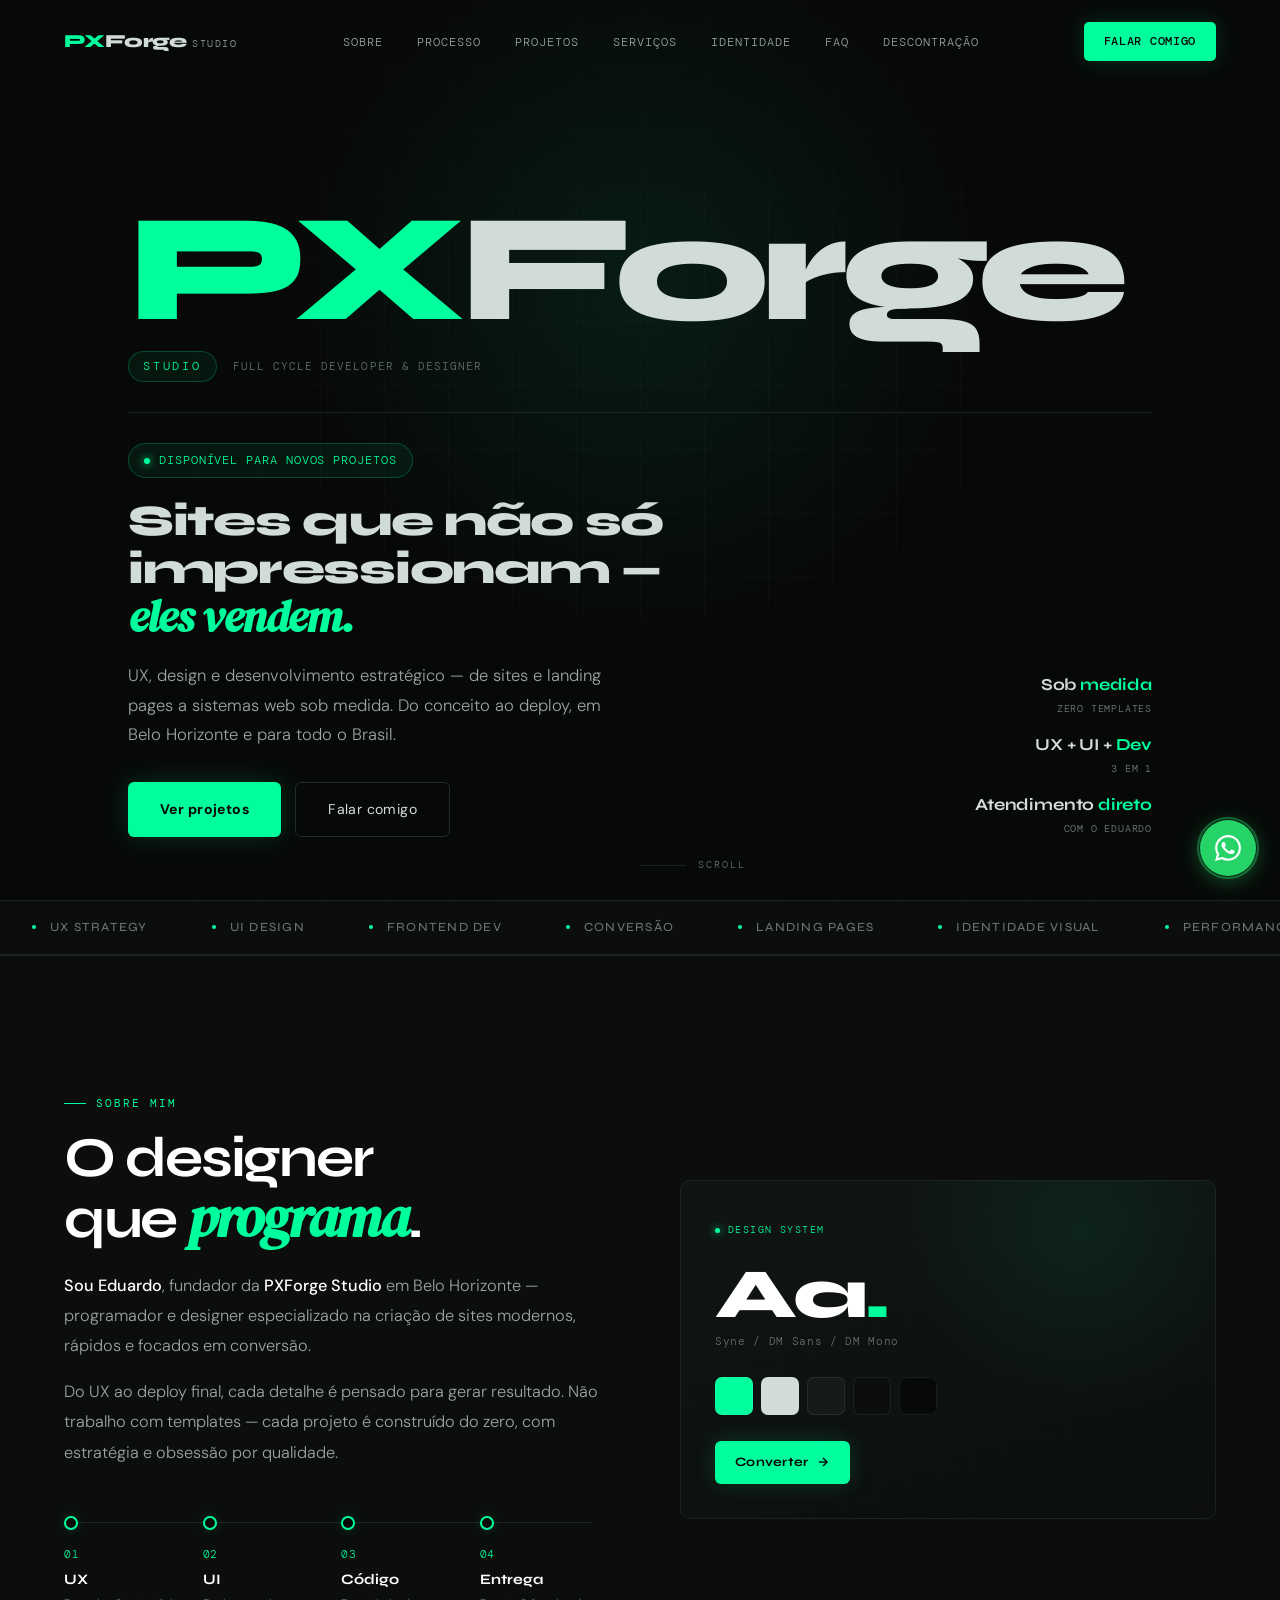
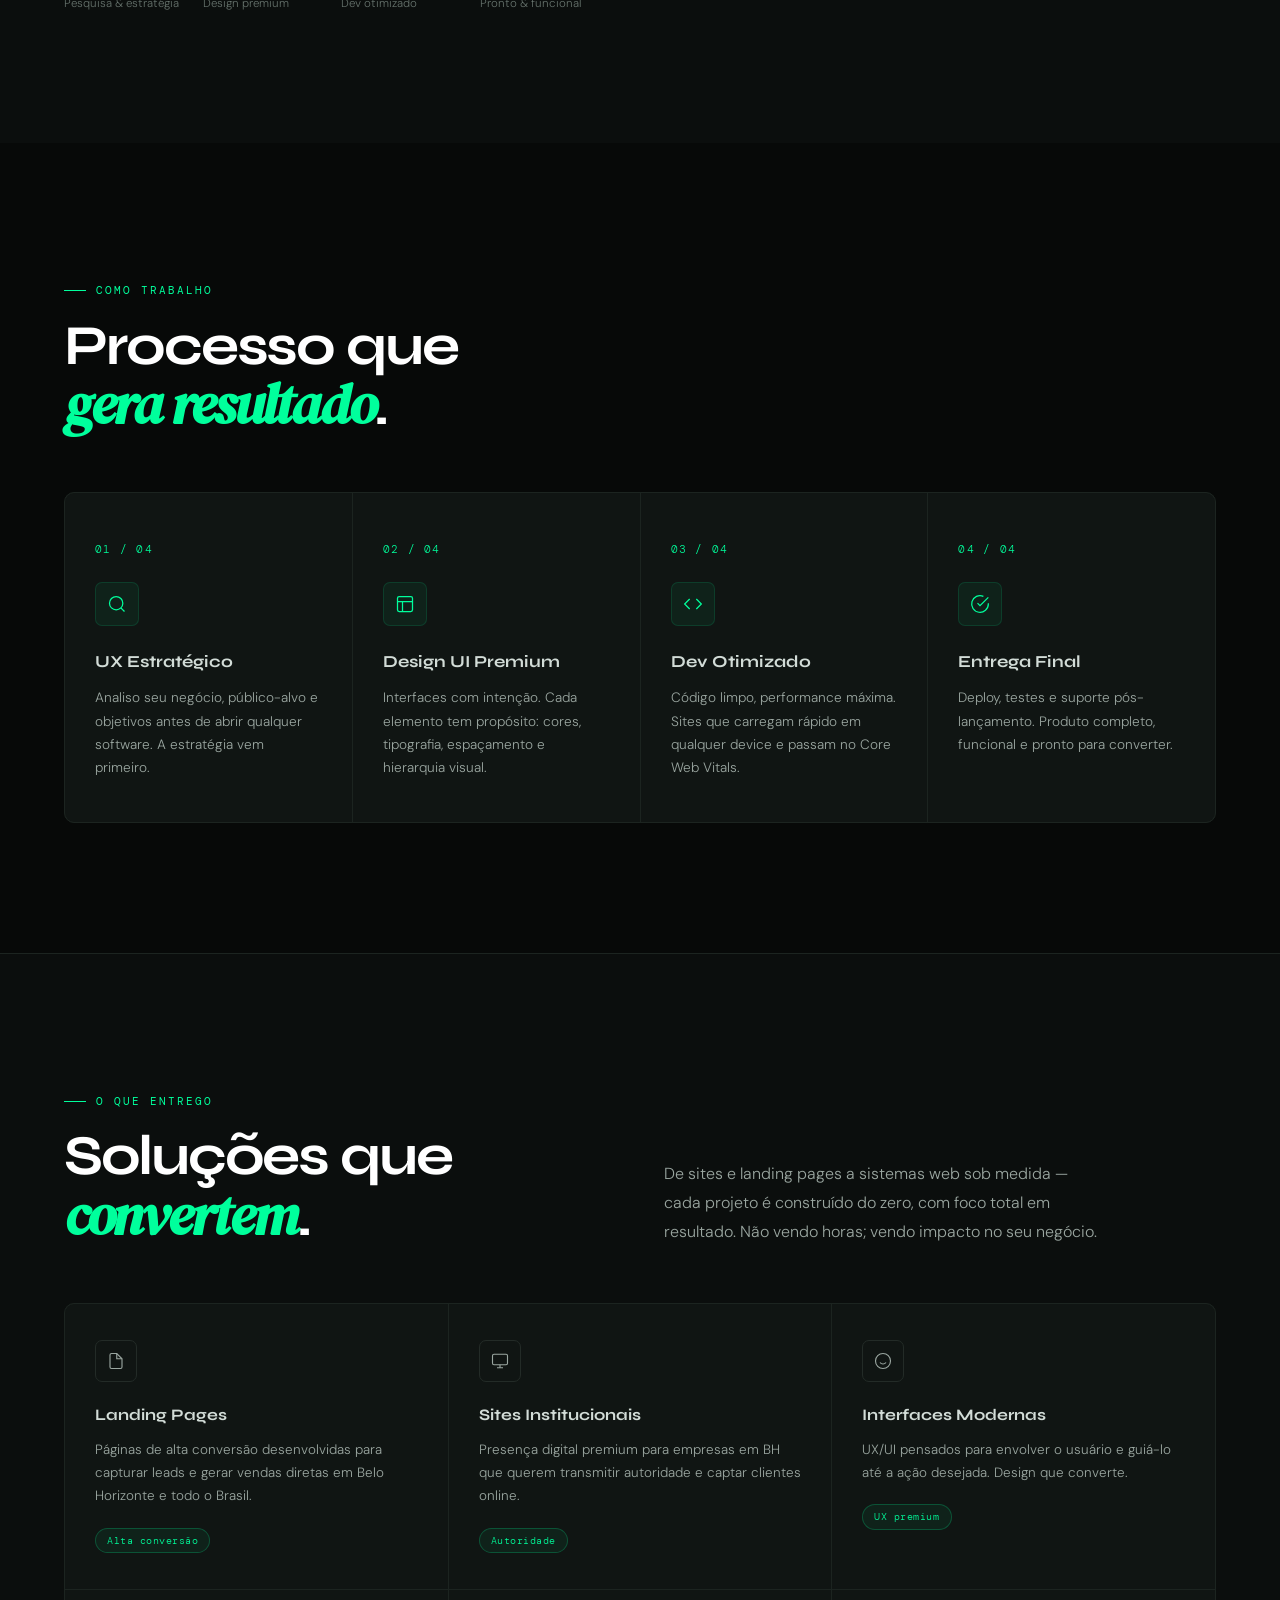
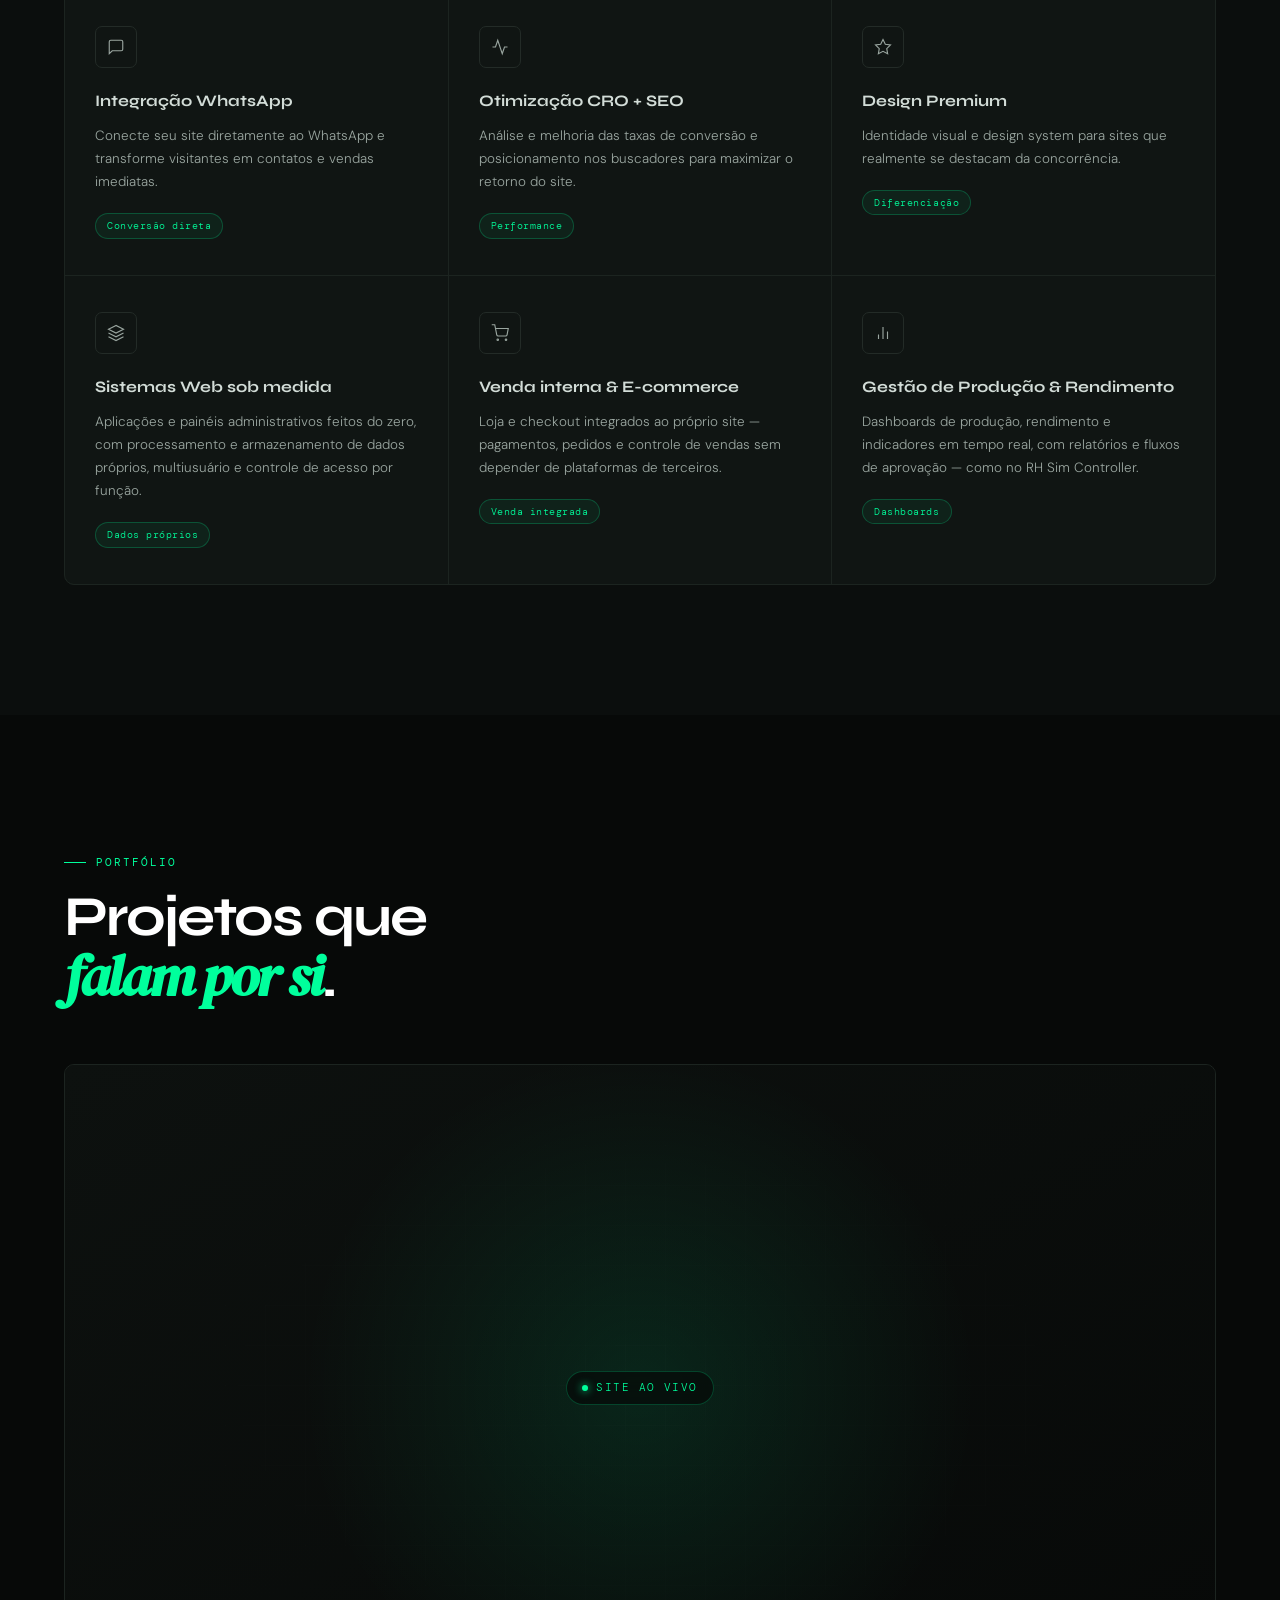
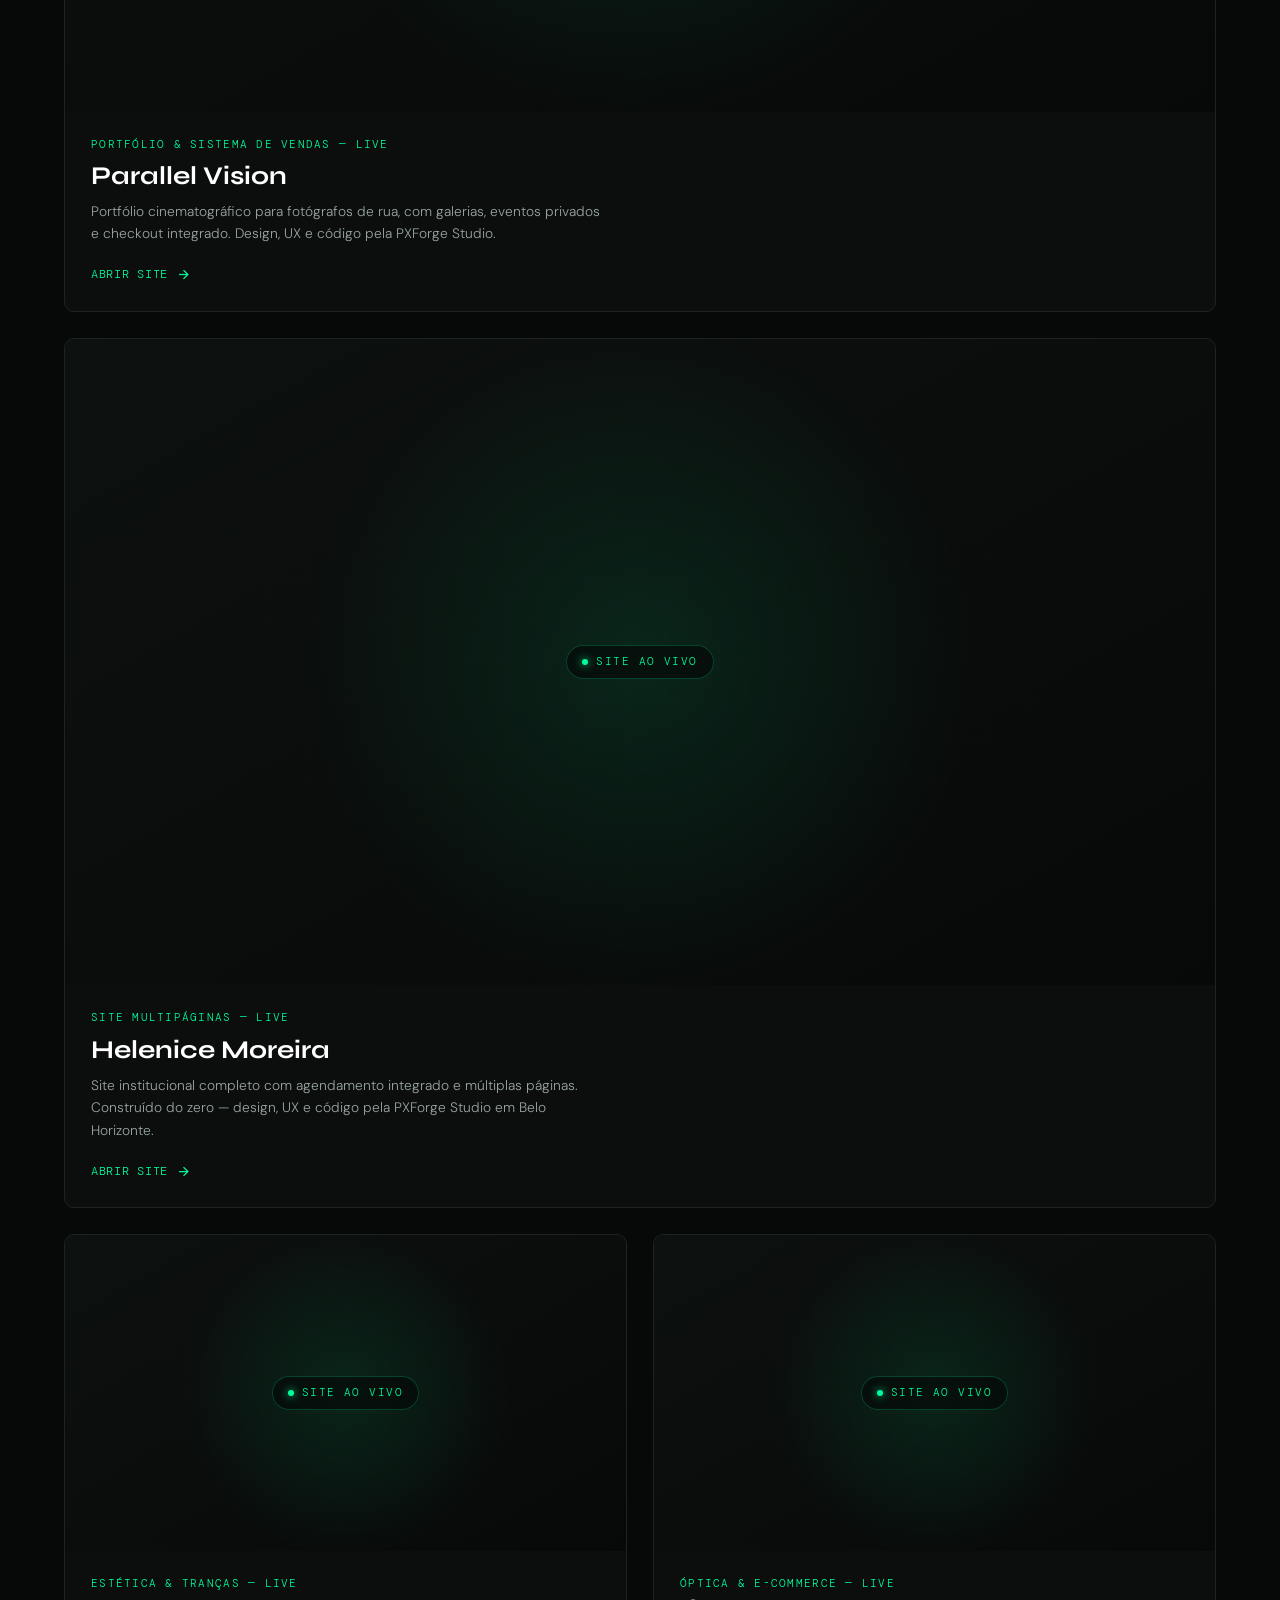
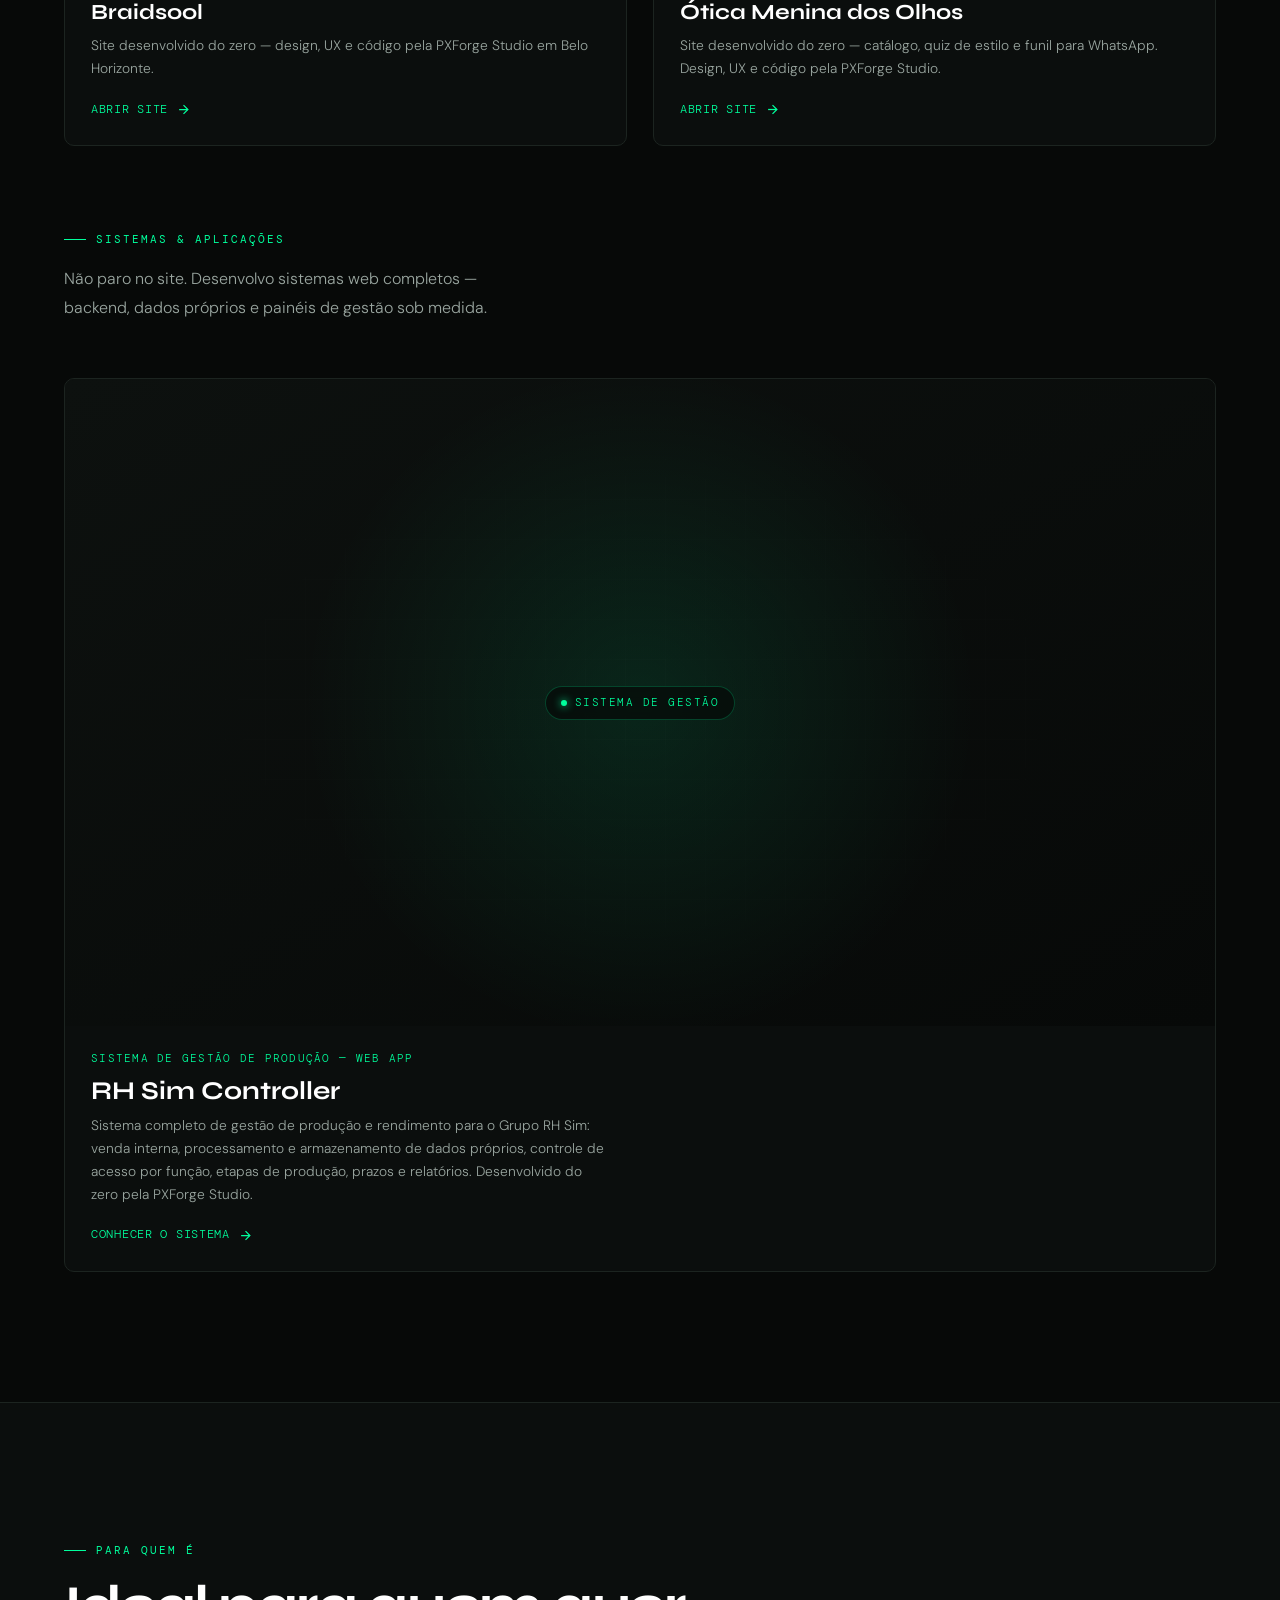
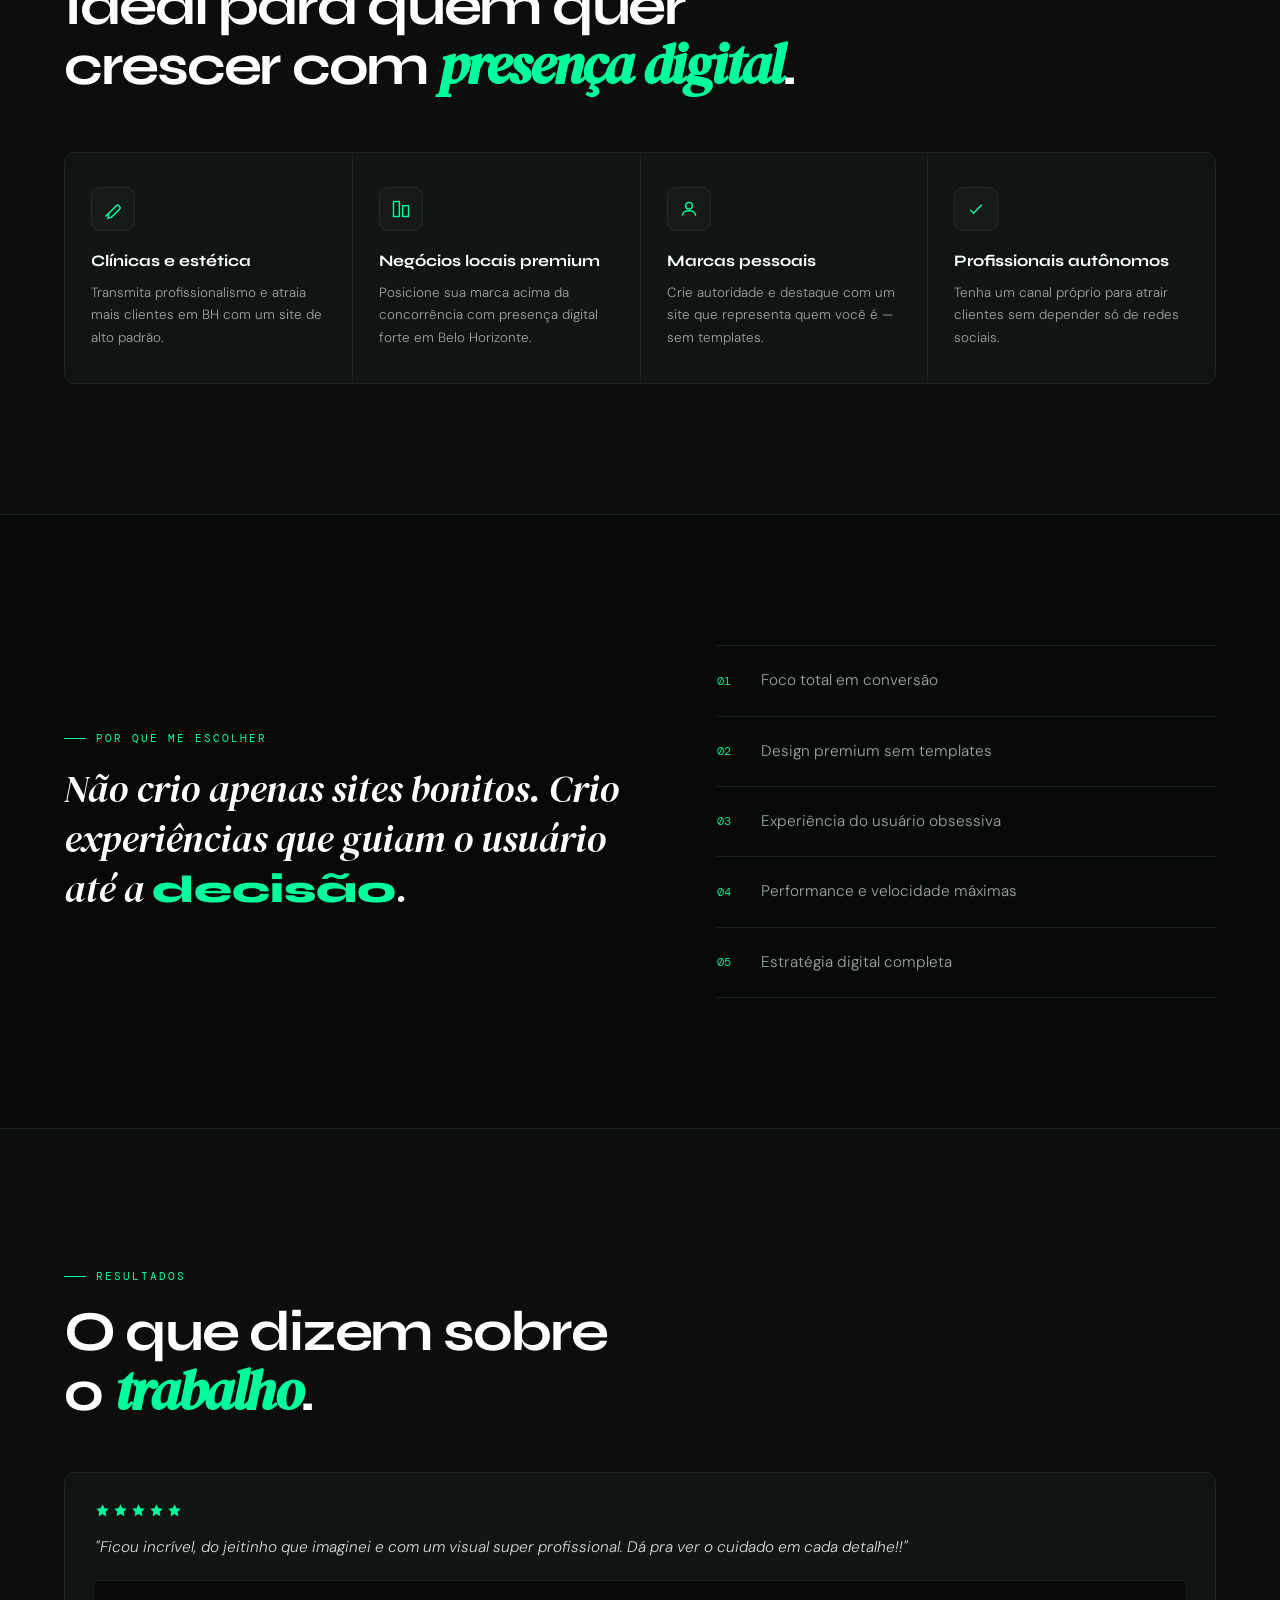
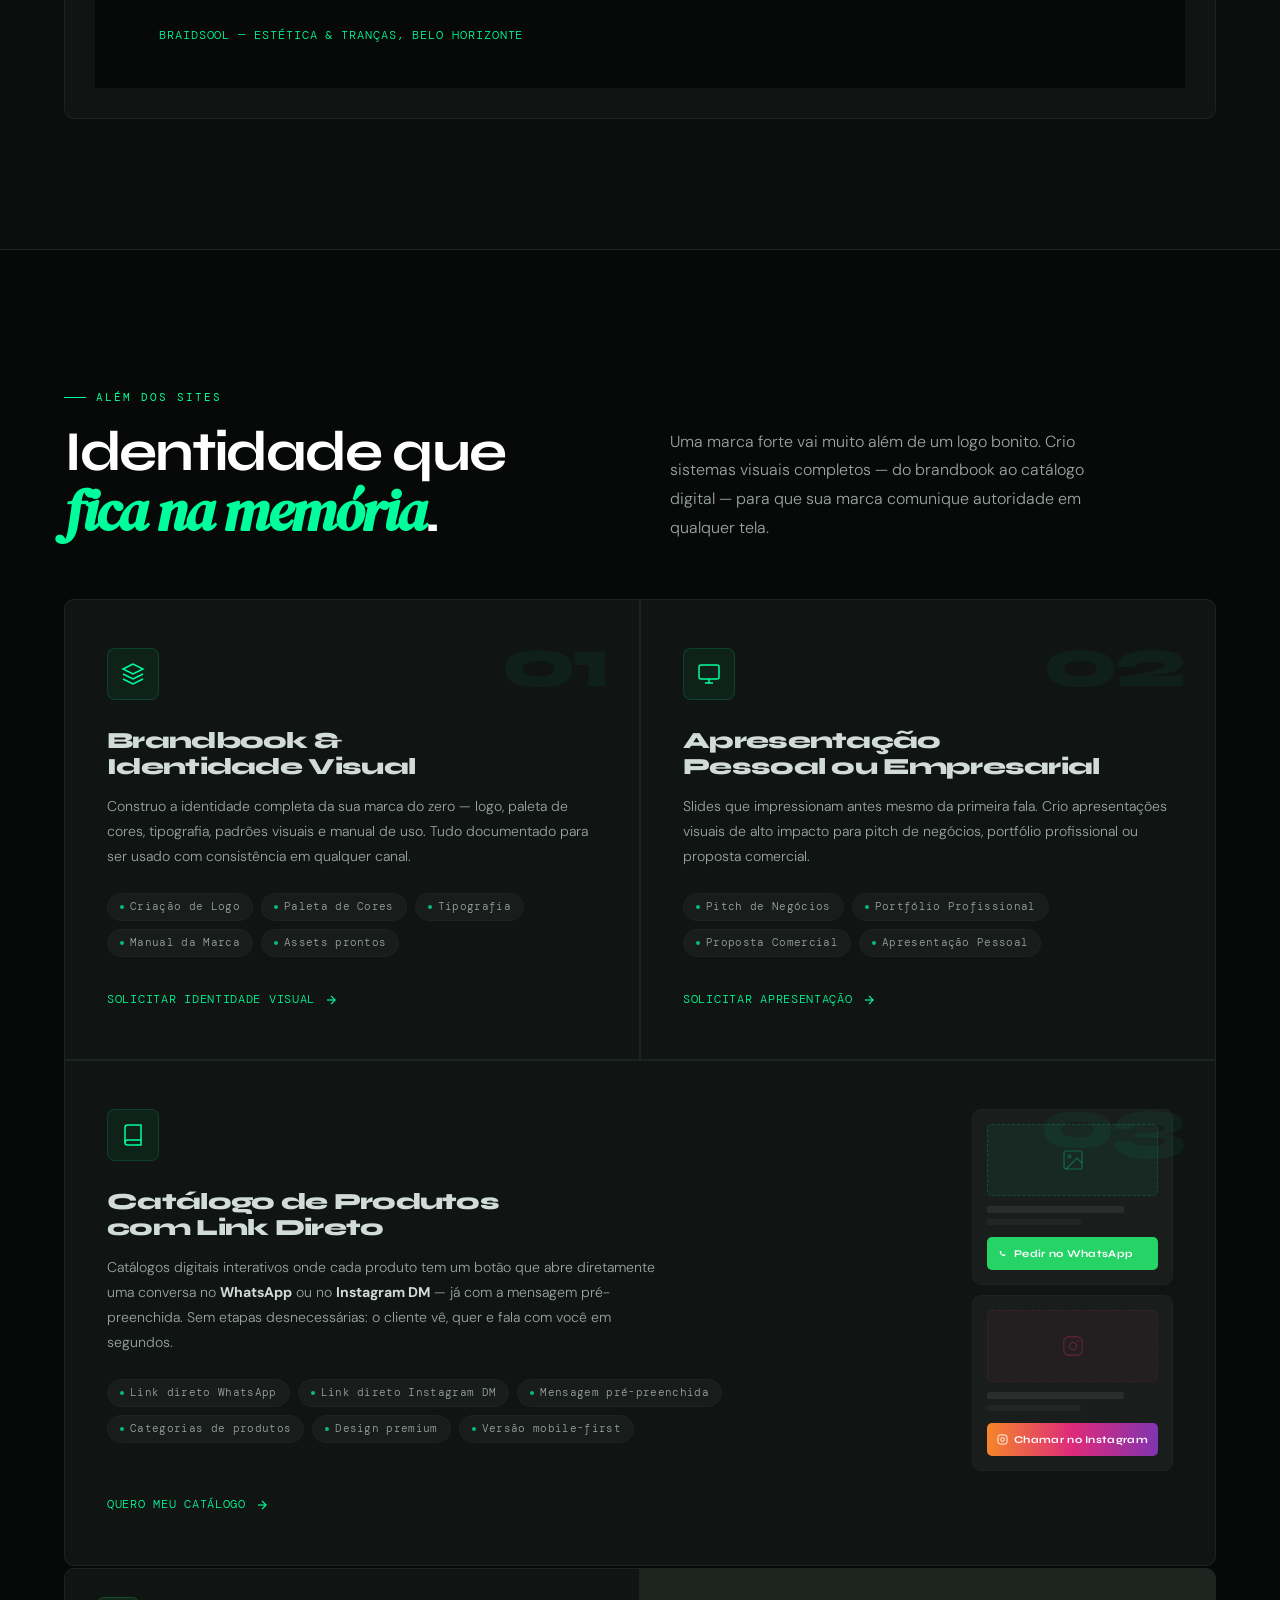
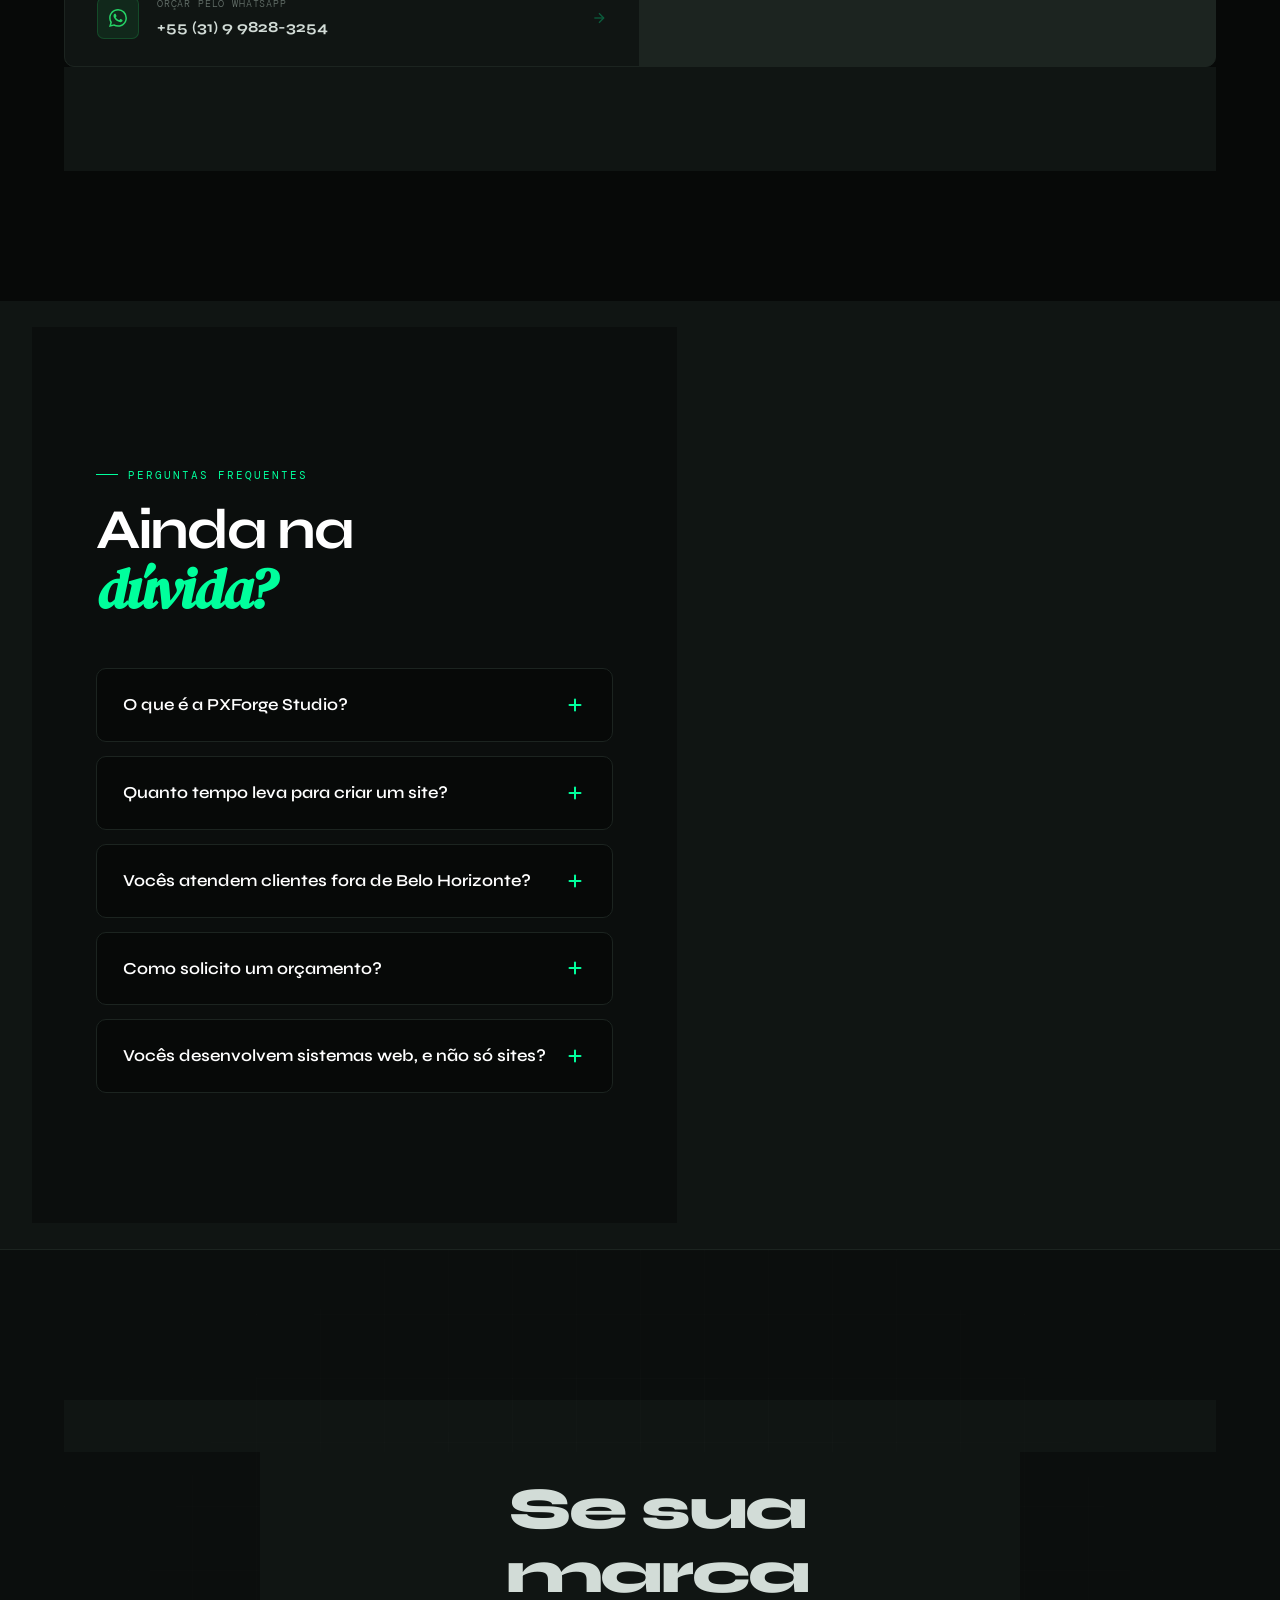
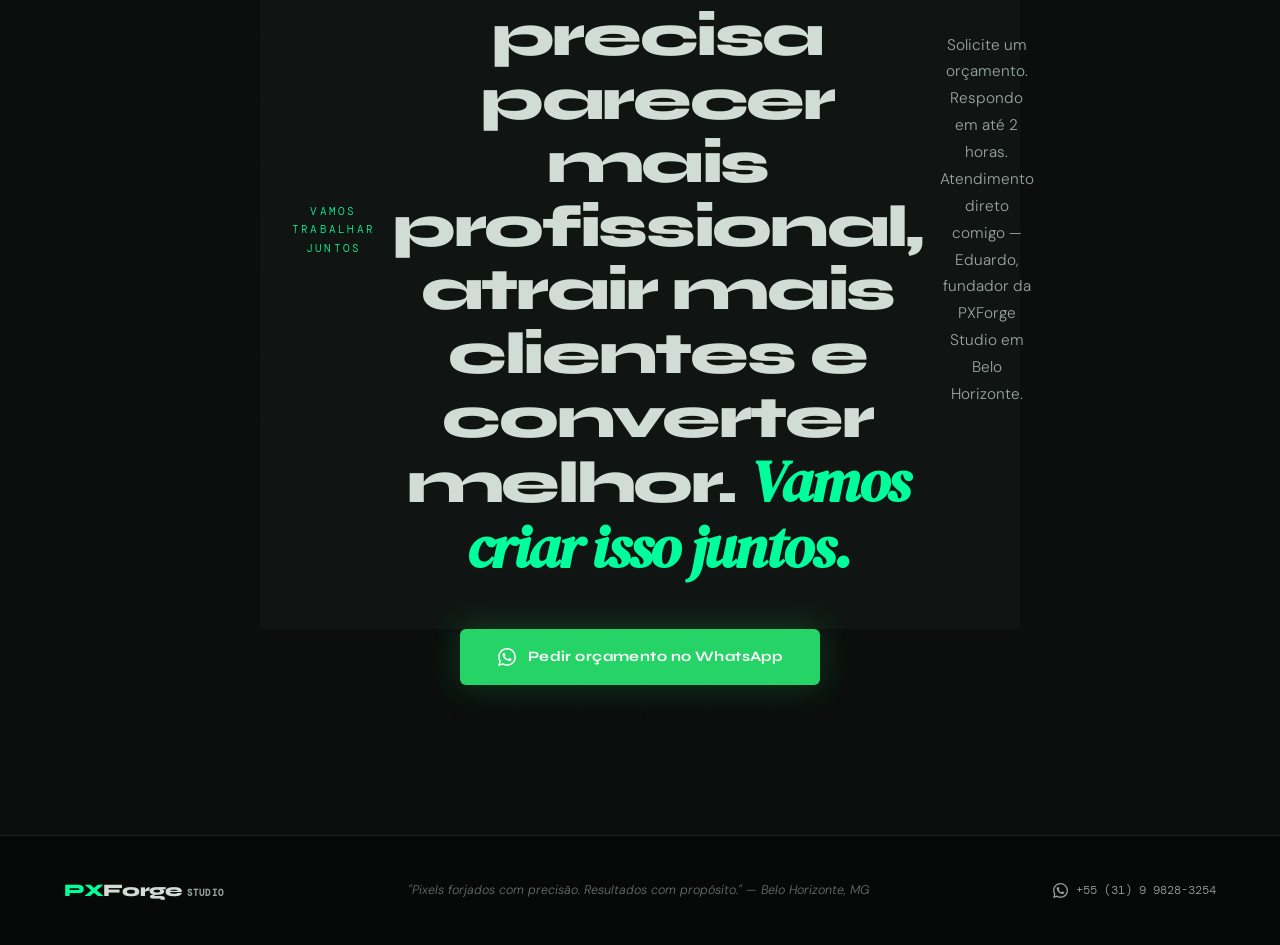
<file: index.html>
<!DOCTYPE html>
<html lang="pt-BR" prefix="og: https://ogp.me/ns#">
<head>
<meta charset="UTF-8"/>
<meta name="viewport" content="width=device-width, initial-scale=1.0"/>

<!-- ═══════════════════════════════════════
     PRIMARY SEO META TAGS
════════════════════════════════════════ -->
<title>PXForge Studio | Criação de Sites e Design Web em Belo Horizonte</title>
<meta name="description" content="Estúdio de design e desenvolvimento web em Belo Horizonte. Sites, landing pages de alta conversão, sistemas web sob medida e identidade visual — tudo do zero, sem template. Orçamento grátis no WhatsApp."/>
<meta name="keywords" content="criação de sites belo horizonte, designer web BH, desenvolvedor frontend belo horizonte, landing page de alta conversão, sistema web sob medida, sistema de gestão, e-commerce belo horizonte, aplicação web sob medida, dashboard de gestão, design ui ux belo horizonte, identidade visual BH, PXForge Studio"/>
<meta name="author" content="Eduardo — PXForge Studio"/>
<meta name="publisher" content="PXForge Studio"/>
<meta name="robots" content="index, follow, max-snippet:-1, max-image-preview:large, max-video-preview:-1"/>
<meta name="googlebot" content="index, follow, max-snippet:-1, max-image-preview:large, max-video-preview:-1"/>
<meta name="bingbot" content="index, follow"/>
<meta name="theme-color" content="#060808"/>
<meta name="color-scheme" content="dark"/>
<meta name="rating" content="general"/>
<meta name="geo.region" content="BR-MG"/>
<meta name="geo.placename" content="Belo Horizonte, Minas Gerais"/>
<meta name="geo.position" content="-19.9167;-43.9345"/>
<meta name="ICBM" content="-19.9167, -43.9345"/>
<link rel="canonical" href="https://pxforgestudio.com.br/"/>
<link rel="alternate" hreflang="pt-BR" href="https://pxforgestudio.com.br/"/>
<link rel="alternate" hreflang="x-default" href="https://pxforgestudio.com.br/"/>

<!-- ═══════════════════════════════════════
     ICONS / PWA
════════════════════════════════════════ -->
<link rel="icon" href="/favicon.ico" sizes="any"/>
<link rel="icon" type="image/svg+xml" href="/favicon.svg"/>
<link rel="icon" type="image/png" sizes="32x32" href="/favicon-32x32.png"/>
<link rel="icon" type="image/png" sizes="16x16" href="/favicon-16x16.png"/>
<link rel="apple-touch-icon" sizes="180x180" href="/apple-touch-icon.png"/>
<link rel="manifest" href="/site.webmanifest"/>
<meta name="application-name" content="PXForge Studio"/>
<meta name="apple-mobile-web-app-title" content="PXForge Studio"/>
<meta name="apple-mobile-web-app-capable" content="yes"/>
<meta name="apple-mobile-web-app-status-bar-style" content="black-translucent"/>
<meta name="mobile-web-app-capable" content="yes"/>
<meta name="msapplication-TileColor" content="#060808"/>

<!-- ═══════════════════════════════════════
     OPEN GRAPH
════════════════════════════════════════ -->
<meta property="og:type" content="website"/>
<meta property="og:url" content="https://pxforgestudio.com.br/"/>
<meta property="og:title" content="PXForge Studio — Criação de Sites e Design Web em Belo Horizonte"/>
<meta property="og:description" content="Sites que impressionam e vendem. Design premium e desenvolvimento web estratégico, do conceito ao deploy — atendimento direto com Eduardo, em BH."/>
<meta property="og:image" content="https://pxforgestudio.com.br/og-image.jpg"/>
<meta property="og:image:secure_url" content="https://pxforgestudio.com.br/og-image.jpg"/>
<meta property="og:image:type" content="image/jpeg"/>
<meta property="og:image:width" content="1200"/>
<meta property="og:image:height" content="630"/>
<meta property="og:image:alt" content="PXForge Studio — Criação de Sites e Design Web em Belo Horizonte"/>
<meta property="og:site_name" content="PXForge Studio"/>
<meta property="og:locale" content="pt_BR"/>

<!-- ═══════════════════════════════════════
     TWITTER / X CARD
════════════════════════════════════════ -->
<meta name="twitter:card" content="summary_large_image"/>
<meta name="twitter:title" content="PXForge Studio — Criação de Sites e Design Web em BH"/>
<meta name="twitter:description" content="Sites que vendem. Design premium + desenvolvimento estratégico, feito do zero em Belo Horizonte."/>
<meta name="twitter:image" content="https://pxforgestudio.com.br/og-image.jpg"/>
<meta name="twitter:image:alt" content="PXForge Studio — estúdio de design e desenvolvimento web em Belo Horizonte"/>
<meta name="twitter:site" content="@pxforgestudio"/>
<meta name="twitter:creator" content="@pxforgestudio"/>

<!-- ═══════════════════════════════════════
     FONTS
════════════════════════════════════════ -->
<link rel="preconnect" href="https://fonts.googleapis.com"/>
<link rel="preconnect" href="https://fonts.gstatic.com" crossorigin/>
<link href="https://fonts.googleapis.com/css2?family=Syne:wght@400;500;600;700;800&family=DM+Sans:ital,opsz,wght@0,9..40,300;0,9..40,400;0,9..40,500;1,9..40,300&family=DM+Mono:wght@300;400;500&family=DM+Serif+Display:ital@0;1&display=swap" rel="stylesheet"/>

<!-- ═══════════════════════════════════════
     JSON-LD STRUCTURED DATA
════════════════════════════════════════ -->
<script type="application/ld+json">
{
  "@context": "https://schema.org",
  "@graph": [
    {
      "@type": "Organization",
      "@id": "https://pxforgestudio.com.br/#organization",
      "name": "PXForge Studio",
      "alternateName": "PXForge",
      "url": "https://pxforgestudio.com.br/",
      "logo": {
        "@type": "ImageObject",
        "@id": "https://pxforgestudio.com.br/#logo",
        "url": "https://pxforgestudio.com.br/logo.png",
        "contentUrl": "https://pxforgestudio.com.br/logo.png",
        "caption": "PXForge Studio"
      },
      "image": {
        "@id": "https://pxforgestudio.com.br/#logo"
      },
      "slogan": "Pixels forjados com precisão. Resultados com propósito.",
      "description": "Estúdio de design UI/UX e desenvolvimento web premium em Belo Horizonte. Especializado em sites de alta conversão, identidade visual e experiência do usuário — tudo feito do zero, sem templates.",
      "founder": {
        "@id": "https://pxforgestudio.com.br/#eduardo"
      },
      "foundingLocation": {
        "@type": "Place",
        "address": {
          "@type": "PostalAddress",
          "addressLocality": "Belo Horizonte",
          "addressRegion": "MG",
          "addressCountry": "BR"
        }
      },
      "areaServed": [
        {
          "@type": "City",
          "name": "Belo Horizonte"
        },
        {
          "@type": "Country",
          "name": "Brasil"
        }
      ],
      "knowsAbout": [
        "Design UI/UX",
        "Desenvolvimento web front-end",
        "Landing pages de alta conversão",
        "Identidade visual",
        "Experiência do usuário",
        "HTML, CSS e JavaScript"
      ],
      "knowsLanguage": [
        "pt-BR"
      ],
      "contactPoint": {
        "@type": "ContactPoint",
        "telephone": "+55-31-99828-3254",
        "contactType": "customer service",
        "areaServed": "BR",
        "availableLanguage": [
          "Portuguese"
        ]
      },
      "sameAs": [
        "https://instagram.com/pxforgestudio",
        "https://wa.me/5531998283254"
      ]
    },
    {
      "@type": "Person",
      "@id": "https://pxforgestudio.com.br/#eduardo",
      "name": "Eduardo",
      "jobTitle": "Designer & Desenvolvedor Full Cycle",
      "worksFor": {
        "@id": "https://pxforgestudio.com.br/#organization"
      },
      "knowsAbout": [
        "Design de produto",
        "Desenvolvimento web",
        "UX/UI",
        "Identidade visual"
      ],
      "sameAs": [
        "https://instagram.com/pxforgestudio"
      ]
    },
    {
      "@type": "ProfessionalService",
      "@id": "https://pxforgestudio.com.br/#business",
      "name": "PXForge Studio",
      "image": "https://pxforgestudio.com.br/og-image.jpg",
      "logo": {
        "@id": "https://pxforgestudio.com.br/#logo"
      },
      "url": "https://pxforgestudio.com.br/",
      "telephone": "+55-31-99828-3254",
      "description": "Criação de sites, landing pages e identidade visual com foco em conversão, em Belo Horizonte e para todo o Brasil.",
      "parentOrganization": {
        "@id": "https://pxforgestudio.com.br/#organization"
      },
      "priceRange": "$$",
      "currenciesAccepted": "BRL",
      "paymentAccepted": [
        "Pix",
        "Cartão de crédito",
        "Transferência bancária"
      ],
      "address": {
        "@type": "PostalAddress",
        "addressLocality": "Belo Horizonte",
        "addressRegion": "MG",
        "addressCountry": "BR"
      },
      "geo": {
        "@type": "GeoCoordinates",
        "latitude": "-19.9167",
        "longitude": "-43.9345"
      },
      "areaServed": [
        {
          "@type": "City",
          "name": "Belo Horizonte"
        },
        {
          "@type": "Country",
          "name": "Brasil"
        }
      ],
      "openingHoursSpecification": {
        "@type": "OpeningHoursSpecification",
        "dayOfWeek": [
          "Monday",
          "Tuesday",
          "Wednesday",
          "Thursday",
          "Friday"
        ],
        "opens": "09:00",
        "closes": "18:00"
      },
      "hasMap": "https://maps.google.com/?q=Belo+Horizonte,MG,Brasil",
      "sameAs": [
        "https://instagram.com/pxforgestudio",
        "https://wa.me/5531998283254"
      ],
      "hasOfferCatalog": {
        "@type": "OfferCatalog",
        "name": "Serviços — PXForge Studio",
        "itemListElement": [
          {
            "@type": "Offer",
            "itemOffered": {
              "@type": "Service",
              "name": "Landing Pages de Alta Conversão",
              "description": "Páginas desenvolvidas para capturar leads e gerar vendas diretas.",
              "provider": {
                "@id": "https://pxforgestudio.com.br/#organization"
              },
              "areaServed": "Brasil"
            }
          },
          {
            "@type": "Offer",
            "itemOffered": {
              "@type": "Service",
              "name": "Sites Institucionais Premium",
              "description": "Presença digital premium para empresas que querem transmitir autoridade.",
              "provider": {
                "@id": "https://pxforgestudio.com.br/#organization"
              },
              "areaServed": "Brasil"
            }
          },
          {
            "@type": "Offer",
            "itemOffered": {
              "@type": "Service",
              "name": "Identidade Visual e Brandbook",
              "description": "Identidade visual completa — logo, paleta, tipografia e manual da marca.",
              "provider": {
                "@id": "https://pxforgestudio.com.br/#organization"
              },
              "areaServed": "Brasil"
            }
          },
          {
            "@type": "Offer",
            "itemOffered": {
              "@type": "Service",
              "name": "Sistemas Web sob medida",
              "description": "Aplicações e painéis administrativos sob medida, com processamento e armazenamento de dados próprios, multiusuário e controle de acesso por função.",
              "provider": {
                "@id": "https://pxforgestudio.com.br/#organization"
              },
              "areaServed": "Brasil"
            }
          },
          {
            "@type": "Offer",
            "itemOffered": {
              "@type": "Service",
              "name": "Venda Interna e E-commerce",
              "description": "Loja e checkout integrados ao próprio site, com pagamentos, pedidos e controle de vendas.",
              "provider": {
                "@id": "https://pxforgestudio.com.br/#organization"
              },
              "areaServed": "Brasil"
            }
          },
          {
            "@type": "Offer",
            "itemOffered": {
              "@type": "Service",
              "name": "Gestão de Produção e Rendimento",
              "description": "Dashboards de produção e rendimento em tempo real, com relatórios e fluxos de aprovação.",
              "provider": {
                "@id": "https://pxforgestudio.com.br/#organization"
              },
              "areaServed": "Brasil"
            }
          }
        ]
      }
    },
    {
      "@type": "WebSite",
      "@id": "https://pxforgestudio.com.br/#website",
      "url": "https://pxforgestudio.com.br/",
      "name": "PXForge Studio",
      "description": "Criação de sites e design web em Belo Horizonte — sites que vendem.",
      "inLanguage": "pt-BR",
      "publisher": {
        "@id": "https://pxforgestudio.com.br/#organization"
      }
    },
    {
      "@type": "WebPage",
      "@id": "https://pxforgestudio.com.br/#webpage",
      "url": "https://pxforgestudio.com.br/",
      "name": "PXForge Studio | Criação de Sites e Design Web em Belo Horizonte",
      "description": "Estúdio de design e desenvolvimento web em Belo Horizonte. Sites sob medida, landing pages e identidade visual, feitos do zero.",
      "isPartOf": {
        "@id": "https://pxforgestudio.com.br/#website"
      },
      "about": {
        "@id": "https://pxforgestudio.com.br/#organization"
      },
      "inLanguage": "pt-BR",
      "primaryImageOfPage": {
        "@type": "ImageObject",
        "url": "https://pxforgestudio.com.br/og-image.jpg"
      }
    },
    {
      "@type": "ItemList",
      "@id": "https://pxforgestudio.com.br/#portfolio",
      "name": "Portfólio — Projetos PXForge Studio",
      "itemListElement": [
        {
          "@type": "ListItem",
          "position": 1,
          "item": {
            "@type": "WebSite",
            "name": "Parallel Vision",
            "url": "https://parallelvision.com.br/",
            "description": "Portfólio cinematográfico com sistema de vendas para fotógrafos de rua.",
            "creator": {
              "@id": "https://pxforgestudio.com.br/#organization"
            }
          }
        },
        {
          "@type": "ListItem",
          "position": 2,
          "item": {
            "@type": "WebSite",
            "name": "Helenice Moreira",
            "url": "https://helenicemoreira.com.br/",
            "description": "Site institucional multipáginas com agendamento integrado.",
            "creator": {
              "@id": "https://pxforgestudio.com.br/#organization"
            }
          }
        },
        {
          "@type": "ListItem",
          "position": 3,
          "item": {
            "@type": "WebSite",
            "name": "Braidsool",
            "url": "https://dudruz.github.io/Braidsool/",
            "description": "Site de estética e tranças desenvolvido do zero.",
            "creator": {
              "@id": "https://pxforgestudio.com.br/#organization"
            }
          }
        },
        {
          "@type": "ListItem",
          "position": 4,
          "item": {
            "@type": "WebSite",
            "name": "Ótica Menina dos Olhos",
            "url": "https://oticameninaadosolhos.com.br/",
            "description": "Site de óptica com catálogo, quiz de estilo e funil para WhatsApp.",
            "creator": {
              "@id": "https://pxforgestudio.com.br/#organization"
            }
          }
        },
        {
          "@type": "ListItem",
          "position": 5,
          "item": {
            "@type": "WebApplication",
            "name": "RH Sim Controller",
            "url": "https://rhsimcontroller.com.br/",
            "applicationCategory": "BusinessApplication",
            "operatingSystem": "Web",
            "description": "Sistema de gestão de produção e rendimento com venda interna, dados próprios e controle de acesso por função, para o Grupo RH Sim.",
            "creator": {
              "@id": "https://pxforgestudio.com.br/#organization"
            }
          }
        }
      ]
    },
    {
      "@type": "FAQPage",
      "@id": "https://pxforgestudio.com.br/#faq",
      "mainEntity": [
        {
          "@type": "Question",
          "name": "O que é a PXForge Studio?",
          "acceptedAnswer": {
            "@type": "Answer",
            "text": "A PXForge Studio é um estúdio de design e desenvolvimento web em Belo Horizonte, fundado por Eduardo. Criamos sites, landing pages e identidade visual do zero — sem templates — com foco em conversão e experiência do usuário."
          }
        },
        {
          "@type": "Question",
          "name": "Quanto tempo leva para criar um site?",
          "acceptedAnswer": {
            "@type": "Answer",
            "text": "Depende do escopo. Landing pages e sites menores costumam ficar prontos em 7 a 14 dias. Projetos maiores, com várias páginas ou integrações, têm o prazo combinado diretamente com o cliente no início."
          }
        },
        {
          "@type": "Question",
          "name": "Vocês atendem clientes fora de Belo Horizonte?",
          "acceptedAnswer": {
            "@type": "Answer",
            "text": "Sim. O atendimento é remoto e a PXForge Studio trabalha com clientes de todo o Brasil. Todo o processo — briefing, aprovações e entrega — é feito online."
          }
        },
        {
          "@type": "Question",
          "name": "Como solicito um orçamento?",
          "acceptedAnswer": {
            "@type": "Answer",
            "text": "O orçamento é gratuito e feito diretamente pelo WhatsApp (+55 31 99828-3254), no atendimento com o próprio Eduardo, fundador da PXForge Studio."
          }
        },
        {
          "@type": "Question",
          "name": "Vocês desenvolvem sistemas web, e não só sites?",
          "acceptedAnswer": {
            "@type": "Answer",
            "text": "Sim. Além de sites e landing pages, a PXForge Studio desenvolve sistemas web sob medida — com venda interna, processamento e armazenamento de dados próprios, controle de acesso por função e painéis de gestão de produção e rendimento, como o RH Sim Controller."
          }
        }
      ]
    }
  ]
}
</script>

<style>
/* ═══════════════════════════════════════
   PXForge — Design System v3.0
   Direção: dark studio premium, comercial e clean
   Refino: menos ruído, mais respiro, motion contido
════════════════════════════════════════ */
:root{
  --black:        #070908;
  --off-black:    #0B0E0D;
  --surface:      #101513;
  --elevated:     #151B18;
  --border:       #1C2420;
  --border-2:     #232B27;

  --muted-clr:    #3A4440;
  --subtle:       #66726C;
  --secondary:    #9AA6A0;
  --white:        #D2DCD7;
  --white-pure:   #FFFFFF;

  --green:        #00FF9C;
  --green-soft:   #4DFFBC;
  --green-glow:   rgba(0,255,156,0.16);
  --green-dim:    rgba(0,255,156,0.06);
  --green-border: rgba(0,255,156,0.22);

  --font-display: 'Syne', sans-serif;
  --font-body:    'DM Sans', sans-serif;
  --font-mono:    'DM Mono', monospace;
  --font-serif:   'DM Serif Display', serif;

  --grid-line:    rgba(255,255,255,0.02);

  --maxw: 1240px;
  --radius: 10px;

  /* escala de espaçamento de seção */
  --pad-x: clamp(20px, 5vw, 64px);
  --pad-y: clamp(72px, 11vw, 130px);
}

*,*::before,*::after{box-sizing:border-box;margin:0;padding:0;}
html{scroll-behavior:smooth;-webkit-text-size-adjust:100%;}

body{
  background:var(--black);
  color:var(--white);
  font-family:var(--font-body);
  font-weight:300;
  line-height:1.65;
  overflow-x:hidden;
  -webkit-font-smoothing:antialiased;
  text-rendering:optimizeLegibility;
  -webkit-tap-highlight-color:rgba(0,255,156,0.12);
}

img,svg,iframe{display:block;max-width:100%;}

::-webkit-scrollbar{width:8px;height:8px;}
::-webkit-scrollbar-track{background:var(--black);}
::-webkit-scrollbar-thumb{background:var(--muted-clr);border-radius:999px;}
::-webkit-scrollbar-thumb:hover{background:var(--subtle);}
::selection{background:var(--green-dim);color:var(--green);}

a{color:inherit;}
:focus-visible{outline:2px solid var(--green);outline-offset:3px;border-radius:3px;}

/* ═══ SKIP LINK ═══ */
.skip-link{
  position:absolute;top:-60px;left:0;
  background:var(--green);color:#060808;
  padding:10px 20px;font-family:var(--font-mono);
  font-size:.8rem;font-weight:500;z-index:99999;
  border-radius:0 0 6px 0;transition:top .2s;text-decoration:none;
}
.skip-link:focus{top:0;}

/* ═══ PROGRESS BAR ═══ */
#progress{
  position:fixed;top:0;left:0;height:2px;
  background:var(--green);z-index:9000;width:0%;
  box-shadow:0 0 12px var(--green);
}

/* ═══ NAV ═══ */
nav{
  position:fixed;top:0;left:0;right:0;z-index:600;
  padding:22px var(--pad-x);
  display:flex;align-items:center;justify-content:space-between;gap:20px;
  transition:padding .35s ease, background .35s ease, border-color .35s ease;
  border-bottom:1px solid transparent;
}
nav.scrolled{
  padding:14px var(--pad-x);
  background:rgba(7,9,8,.86);
  backdrop-filter:blur(20px) saturate(1.3);
  -webkit-backdrop-filter:blur(20px) saturate(1.3);
  border-bottom:1px solid var(--border);
}
.nav-logo{
  font-family:var(--font-display);font-weight:800;font-size:1.15rem;
  letter-spacing:-.03em;color:var(--white);text-decoration:none;
  flex-shrink:0;display:inline-flex;align-items:baseline;
}
.nav-logo .px{color:var(--green);}
.nav-logo .studio{
  font-family:var(--font-mono);font-weight:300;font-size:.6rem;
  letter-spacing:.16em;text-transform:uppercase;color:var(--secondary);
  margin-left:6px;
}
.nav-links{display:flex;gap:34px;list-style:none;}
.nav-links a{
  font-family:var(--font-mono);color:var(--secondary);text-decoration:none;
  font-size:.78rem;letter-spacing:.08em;text-transform:uppercase;
  transition:color .25s;position:relative;
}
.nav-links a::after{
  content:'';position:absolute;bottom:-4px;left:0;width:0;height:1px;
  background:var(--green);transition:width .3s;
}
.nav-links a:hover{color:var(--white-pure);}
.nav-links a:hover::after{width:100%;}

.nav-right{display:flex;align-items:center;gap:14px;}
.nav-cta{
  background:var(--green);color:#060808;
  padding:10px 20px;border-radius:5px;
  font-family:var(--font-mono);font-size:.72rem;font-weight:500;
  text-decoration:none;letter-spacing:.06em;text-transform:uppercase;
  box-shadow:0 0 22px var(--green-glow);
  transition:box-shadow .3s, transform .2s;white-space:nowrap;
}
.nav-cta:hover{box-shadow:0 0 40px var(--green-glow);transform:translateY(-1px);}

.menu-toggle{
  display:none;background:none;border:1px solid var(--border-2);
  border-radius:6px;width:42px;height:42px;cursor:pointer;
  align-items:center;justify-content:center;flex-direction:column;gap:4px;
  transition:border-color .25s;
}
.menu-toggle:hover{border-color:var(--green-border);}
.menu-toggle span{display:block;width:18px;height:1.6px;background:var(--white);transition:.3s;border-radius:2px;}
body.menu-open .menu-toggle span:nth-child(1){transform:translateY(5.6px) rotate(45deg);}
body.menu-open .menu-toggle span:nth-child(2){opacity:0;}
body.menu-open .menu-toggle span:nth-child(3){transform:translateY(-5.6px) rotate(-45deg);}

/* ═══ MOBILE MENU ═══ */
.mobile-menu{
  position:fixed;inset:0;z-index:550;
  background:rgba(7,9,8,.97);
  backdrop-filter:blur(24px);-webkit-backdrop-filter:blur(24px);
  display:flex;flex-direction:column;justify-content:center;
  padding:90px var(--pad-x) 48px;gap:6px;
  opacity:0;visibility:hidden;transform:translateY(-12px);
  transition:opacity .35s ease, transform .35s ease, visibility .35s;
}
body.menu-open .mobile-menu{opacity:1;visibility:visible;transform:translateY(0);}
.mobile-menu a.mm-link{
  font-family:var(--font-display);font-weight:700;
  font-size:clamp(1.7rem,8vw,2.4rem);letter-spacing:-.02em;
  color:var(--white);text-decoration:none;padding:10px 0;
  border-bottom:1px solid var(--border);
  display:flex;align-items:center;justify-content:space-between;
  transition:color .25s, padding-left .25s;
}
.mobile-menu a.mm-link span{font-family:var(--font-mono);font-size:.7rem;color:var(--green);font-weight:400;}
.mobile-menu a.mm-link:active,
.mobile-menu a.mm-link:hover{color:var(--green);padding-left:8px;}
.mobile-menu .mm-cta{
  margin-top:28px;background:#25D366;color:#fff;text-align:center;
  padding:16px;border-radius:6px;font-family:var(--font-display);
  font-weight:700;text-decoration:none;letter-spacing:.03em;
  display:flex;align-items:center;justify-content:center;gap:10px;
}
.mobile-menu .mm-cta svg{width:18px;height:18px;fill:#fff;}

/* ═══ HERO ═══ */
#hero{
  position:relative;min-height:100svh;
  display:flex;flex-direction:column;justify-content:flex-end;
  overflow:hidden;padding-bottom:clamp(40px,7vh,72px);
}
.hero-grid{
  position:absolute;inset:0;z-index:0;
  background-image:
    linear-gradient(var(--grid-line) 1px,transparent 1px),
    linear-gradient(90deg,var(--grid-line) 1px,transparent 1px);
  background-size:64px 64px;
  mask-image:radial-gradient(ellipse 85% 75% at 50% 45%,#000 25%,transparent 95%);
  -webkit-mask-image:radial-gradient(ellipse 85% 75% at 50% 45%,#000 25%,transparent 95%);
}
.hero-glow{
  position:absolute;top:32%;left:50%;transform:translate(-50%,-50%);
  width:min(720px,90vw);height:min(720px,90vw);
  background:radial-gradient(circle,rgba(0,255,156,0.08) 0%,transparent 68%);
  z-index:0;pointer-events:none;
  animation:glow-pulse 7s ease-in-out infinite;
}
@keyframes glow-pulse{0%,100%{opacity:.55;}50%{opacity:1;}}

.hero-inner{
  position:relative;z-index:2;width:100%;max-width:var(--maxw);
  margin:0 auto;padding:0 var(--pad-x);
}
.hero-brand{
  font-family:var(--font-display);font-weight:800;
  font-size:clamp(54px,12vw,176px);line-height:.86;letter-spacing:-.05em;
  color:var(--white);
  opacity:0;animation:fade-up 1s .1s cubic-bezier(.16,1,.3,1) forwards;
}
.hero-brand .gz{color:var(--green);}
.hero-brand-row{
  display:flex;align-items:center;gap:16px;flex-wrap:wrap;
  margin-top:16px;opacity:0;animation:fade-up .8s .4s forwards;
}
.hero-pill{
  font-family:var(--font-mono);font-size:.72rem;letter-spacing:.24em;
  text-transform:uppercase;color:var(--green);border:1px solid var(--green-border);
  padding:5px 14px;border-radius:999px;background:var(--green-dim);
}
.hero-pill-sub{font-family:var(--font-mono);font-size:.66rem;letter-spacing:.1em;text-transform:uppercase;color:var(--subtle);}

.hero-divider{height:1px;background:var(--border);margin:30px 0;max-width:var(--maxw);}

.hero-bottom{
  display:grid;grid-template-columns:minmax(0,1.4fr) auto;gap:48px;align-items:end;
}
.hero-badge{
  display:inline-flex;align-items:center;gap:9px;
  background:var(--green-dim);border:1px solid var(--green-border);
  font-family:var(--font-mono);padding:7px 15px;border-radius:100px;
  font-size:.72rem;letter-spacing:.08em;text-transform:uppercase;color:var(--green);
  margin-bottom:20px;opacity:0;animation:fade-up .8s .7s forwards;
}
.hero-badge::before{content:'';width:6px;height:6px;background:var(--green);border-radius:50%;box-shadow:0 0 8px var(--green);animation:blink 1.6s infinite;}
@keyframes blink{0%,100%{opacity:1;}50%{opacity:.25;}}

.hero-h1{
  font-family:var(--font-display);font-size:clamp(1.6rem,3.4vw,2.9rem);
  font-weight:800;line-height:1.1;letter-spacing:-.03em;margin-bottom:18px;
  opacity:0;animation:fade-up .9s .85s forwards;
}
.hero-h1 em{font-style:italic;font-family:var(--font-serif);color:var(--green);}
.hero-sub{
  font-size:clamp(.92rem,1.3vw,1.05rem);color:var(--secondary);
  max-width:480px;line-height:1.78;margin-bottom:32px;
  opacity:0;animation:fade-up .9s 1s forwards;
}
.hero-btns{display:flex;gap:14px;flex-wrap:wrap;opacity:0;animation:fade-up .9s 1.15s forwards;}

.btn-primary{
  background:var(--green);color:#060808;padding:15px 32px;border-radius:6px;
  font-size:.88rem;font-weight:700;text-decoration:none;letter-spacing:.03em;
  box-shadow:0 0 26px var(--green-glow);
  transition:box-shadow .3s, transform .2s;position:relative;overflow:hidden;
  display:inline-flex;align-items:center;justify-content:center;
}
.btn-primary::after{
  content:'';position:absolute;inset:0;
  background:linear-gradient(120deg,transparent 30%,rgba(255,255,255,0.14) 50%,transparent 70%);
  transform:translateX(-100%);transition:transform .55s;
}
.btn-primary:hover::after{transform:translateX(100%);}
.btn-primary:hover{box-shadow:0 0 46px var(--green-glow);transform:translateY(-2px);}

.btn-ghost{
  background:transparent;color:var(--white);padding:15px 32px;border-radius:6px;
  border:1px solid var(--border-2);font-size:.88rem;font-weight:400;
  text-decoration:none;letter-spacing:.03em;
  transition:border-color .3s, background .3s, transform .2s;
  display:inline-flex;align-items:center;justify-content:center;
}
.btn-ghost:hover{border-color:var(--green-border);background:rgba(255,255,255,0.03);transform:translateY(-2px);}

.hero-meta{
  display:flex;flex-direction:column;align-items:flex-end;gap:14px;
  opacity:0;animation:fade-up .9s 1.25s forwards;
}
.hero-meta-item{font-family:var(--font-display);font-size:1.05rem;font-weight:700;color:var(--white);letter-spacing:-.01em;text-align:right;}
.hero-meta-item span{color:var(--green);}
.hero-meta-item small{display:block;font-family:var(--font-mono);font-size:.62rem;font-weight:400;letter-spacing:.08em;text-transform:uppercase;color:var(--subtle);margin-top:2px;}

.scroll-hint{
  position:absolute;bottom:26px;left:50%;transform:translateX(-50%);z-index:3;
  display:flex;align-items:center;gap:12px;
  opacity:0;animation:fade-up .8s 1.6s forwards;
}
.scroll-line{width:46px;height:1px;background:var(--border);position:relative;overflow:hidden;}
.scroll-line::after{content:'';position:absolute;top:0;left:-100%;width:100%;height:100%;background:var(--green);animation:scroll-run 2.2s infinite;}
@keyframes scroll-run{0%{left:-100%;}100%{left:100%;}}
.scroll-txt{font-family:var(--font-mono);font-size:.64rem;letter-spacing:.2em;text-transform:uppercase;color:var(--subtle);}

@keyframes fade-up{from{opacity:0;transform:translateY(26px);}to{opacity:1;transform:translateY(0);}}

/* ═══ MARQUEE ═══ */
.marquee-wrap{overflow:hidden;border-top:1px solid var(--border);border-bottom:1px solid var(--border);padding:16px 0;background:var(--off-black);}
.marquee-track{display:flex;white-space:nowrap;width:max-content;animation:marquee 30s linear infinite;}
.marquee-item{display:inline-flex;align-items:center;gap:14px;padding:0 32px;font-family:var(--font-display);font-size:.78rem;font-weight:500;letter-spacing:.1em;text-transform:uppercase;color:var(--subtle);}
.marquee-item .dot{width:4px;height:4px;background:var(--green);border-radius:50%;flex-shrink:0;}
@keyframes marquee{from{transform:translateX(0);}to{transform:translateX(-50%);}}

/* ═══ SECTION BASE ═══ */
section{padding:var(--pad-y) var(--pad-x);position:relative;}
.wrap{max-width:var(--maxw);margin:0 auto;}

.eyebrow{
  display:inline-flex;align-items:center;gap:10px;margin-bottom:16px;
  font-family:var(--font-mono);font-size:.7rem;letter-spacing:.18em;
  text-transform:uppercase;color:var(--green);font-weight:400;
}
.eyebrow::before{content:'';width:22px;height:1px;background:var(--green);}

.title{
  font-family:var(--font-display);font-size:clamp(2.1rem,4.4vw,4rem);
  font-weight:700;letter-spacing:-.04em;line-height:1.06;color:var(--white-pure);
}
.title em{font-style:italic;font-family:var(--font-serif);color:var(--green);}

.lead{color:var(--secondary);font-size:1rem;line-height:1.8;max-width:440px;}

/* reveal */
.reveal{opacity:0;transform:translateY(34px);transition:opacity .7s ease, transform .7s ease;}
.reveal.visible{opacity:1;transform:translateY(0);}
.rd1{transition-delay:.1s;}.rd2{transition-delay:.2s;}.rd3{transition-delay:.3s;}.rd4{transition-delay:.4s;}

/* ═══ ABOUT ═══ */
#about{background:var(--off-black);border-top:1px solid var(--border);}
.about-grid{display:grid;grid-template-columns:1fr 1fr;gap:80px;align-items:center;}
.about-left p{color:var(--secondary);font-size:1.02rem;line-height:1.85;margin-bottom:16px;}
.about-left p strong{color:var(--white-pure);font-weight:500;}

.timeline{display:grid;grid-template-columns:repeat(4,1fr);gap:18px;margin-top:46px;position:relative;}
.timeline::before{content:'';position:absolute;top:8px;left:8px;right:8px;height:1px;background:var(--border);}
.tl-step{position:relative;padding-top:32px;}
.tl-dot{position:absolute;top:2px;left:0;width:14px;height:14px;border-radius:50%;border:2px solid var(--green);background:var(--black);box-shadow:0 0 10px var(--green-glow);}
.tl-num{font-family:var(--font-mono);font-size:.66rem;color:var(--green);letter-spacing:.08em;margin-bottom:5px;}
.tl-label{font-family:var(--font-display);font-size:.9rem;font-weight:700;color:var(--white-pure);}
.tl-sub{font-size:.72rem;color:var(--subtle);margin-top:2px;}

/* design-system signature card */
.ds-card{
  border:1px solid var(--border);border-radius:var(--radius);overflow:hidden;
  background:radial-gradient(circle at 75% 15%,rgba(0,255,156,0.07),transparent 38%),linear-gradient(160deg,var(--surface),var(--off-black));
  padding:34px;position:relative;
}
.ds-card::before{
  content:'';position:absolute;inset:0;opacity:.4;pointer-events:none;
  background-image:linear-gradient(var(--grid-line) 1px,transparent 1px),linear-gradient(90deg,var(--grid-line) 1px,transparent 1px);
  background-size:32px 32px;
}
.ds-tag{position:relative;display:inline-flex;align-items:center;gap:8px;font-family:var(--font-mono);font-size:.64rem;letter-spacing:.14em;text-transform:uppercase;color:var(--green);margin-bottom:24px;}
.ds-tag::before{content:'';width:5px;height:5px;border-radius:50%;background:var(--green);box-shadow:0 0 8px var(--green);}
.ds-specimen{position:relative;font-family:var(--font-display);font-weight:800;font-size:4.4rem;line-height:.9;letter-spacing:-.04em;color:var(--white-pure);margin-bottom:6px;}
.ds-specimen span{color:var(--green);}
.ds-fonts{position:relative;font-family:var(--font-mono);font-size:.7rem;color:var(--subtle);letter-spacing:.06em;margin-bottom:26px;}
.ds-swatches{position:relative;display:flex;gap:8px;margin-bottom:26px;}
.ds-swatch{width:38px;height:38px;border-radius:7px;border:1px solid rgba(255,255,255,0.08);}
.ds-btn{
  position:relative;display:inline-flex;align-items:center;gap:8px;
  background:var(--green);color:#060808;padding:11px 20px;border-radius:6px;
  font-family:var(--font-display);font-weight:700;font-size:.8rem;letter-spacing:.02em;
  box-shadow:0 0 22px var(--green-glow);
}
.ds-btn svg{width:14px;height:14px;stroke:#060808;fill:none;stroke-width:2.4;}

/* ═══ PROCESS ═══ */
#process{background:var(--black);}
.process-grid{display:grid;grid-template-columns:repeat(4,1fr);gap:1px;background:var(--border);border:1px solid var(--border);border-radius:var(--radius);overflow:hidden;margin-top:56px;}
.process-card{background:var(--surface);padding:42px 30px;position:relative;overflow:hidden;transition:background .3s;}
.process-card::before{content:'';position:absolute;top:0;left:0;right:0;height:2px;background:var(--green);transform:scaleX(0);transform-origin:left;transition:transform .4s;}
.process-card:hover{background:var(--elevated);}
.process-card:hover::before{transform:scaleX(1);}
.pc-num{font-family:var(--font-mono);font-size:.66rem;letter-spacing:.12em;color:var(--green);margin-bottom:24px;}
.pc-icon{width:44px;height:44px;margin-bottom:22px;display:flex;align-items:center;justify-content:center;background:var(--green-dim);border-radius:7px;border:1px solid rgba(0,255,156,0.12);transition:background .3s, box-shadow .3s;}
.process-card:hover .pc-icon{background:rgba(0,255,156,0.13);box-shadow:0 0 20px var(--green-glow);}
.pc-icon svg{width:20px;height:20px;stroke:var(--green);fill:none;stroke-width:1.5;}
.pc-title{font-family:var(--font-display);font-size:1.05rem;font-weight:700;margin-bottom:10px;}
.pc-desc{font-size:.85rem;color:var(--secondary);line-height:1.72;}

/* ═══ SERVICES ═══ */
#services{background:var(--off-black);border-top:1px solid var(--border);}
.services-head{display:grid;grid-template-columns:1fr 1fr;gap:48px;align-items:end;margin-bottom:56px;}
.services-grid{display:grid;grid-template-columns:repeat(3,1fr);gap:1px;background:var(--border);border:1px solid var(--border);border-radius:var(--radius);overflow:hidden;}
.service-card{background:var(--surface);padding:36px 30px;transition:background .3s;position:relative;overflow:hidden;}
.service-card::after{content:'';position:absolute;bottom:0;left:0;right:0;height:0;background:linear-gradient(to top,var(--green-dim),transparent);transition:height .4s;}
.service-card:hover{background:var(--elevated);}
.service-card:hover::after{height:55%;}
.sc-icon{width:42px;height:42px;margin-bottom:20px;border:1px solid var(--border-2);border-radius:7px;display:flex;align-items:center;justify-content:center;transition:border-color .3s, box-shadow .3s;}
.service-card:hover .sc-icon{border-color:var(--green-border);box-shadow:0 0 18px var(--green-glow);}
.sc-icon svg{width:18px;height:18px;stroke:var(--secondary);fill:none;stroke-width:1.5;transition:stroke .3s;}
.service-card:hover .sc-icon svg{stroke:var(--green);}
.sc-title{font-family:var(--font-display);font-size:1rem;font-weight:700;margin-bottom:10px;position:relative;z-index:1;}
.sc-desc{font-size:.84rem;color:var(--secondary);line-height:1.72;margin-bottom:18px;position:relative;z-index:1;}
.sc-tag{position:relative;z-index:1;display:inline-block;background:var(--green-dim);border:1px solid var(--green-border);color:var(--green);padding:3px 11px;border-radius:999px;font-family:var(--font-mono);font-size:.65rem;letter-spacing:.05em;}

/* ═══ PROJECTS ═══ */
#projects{background:var(--black);}
#projects .wrap{max-width:1400px;}
.proj-featured{display:grid;grid-template-columns:1fr;gap:26px;margin-top:56px;}
.proj-secondary{display:grid;grid-template-columns:1fr 1fr;gap:26px;margin-top:26px;}
.proj-systems-head{margin-top:76px;}

.proj-card{
  position:relative;display:flex;flex-direction:column;
  border:1px solid var(--border);border-radius:var(--radius);overflow:hidden;
  background:var(--off-black);text-decoration:none;color:inherit;
  transition:border-color .35s, transform .35s, box-shadow .35s;
}
.proj-card:hover{border-color:var(--green-border);transform:translateY(-3px);box-shadow:0 18px 50px rgba(0,0,0,.4);}

.proj-preview{position:relative;overflow:hidden;aspect-ratio:16/9;background:linear-gradient(150deg,#0d110f,#070908);}
.proj-card.featured .proj-preview{aspect-ratio:16/9;}

/* branded cover (sempre presente — base layer; no mobile é a visual principal) */
.proj-cover{position:absolute;inset:0;display:flex;align-items:center;justify-content:center;overflow:hidden;}
.proj-cover::before{
  content:'';position:absolute;inset:0;opacity:.5;
  background-image:linear-gradient(var(--grid-line) 1px,transparent 1px),linear-gradient(90deg,var(--grid-line) 1px,transparent 1px);
  background-size:40px 40px;
  mask-image:radial-gradient(ellipse 70% 70% at 50% 50%,#000,transparent);
  -webkit-mask-image:radial-gradient(ellipse 70% 70% at 50% 50%,#000,transparent);
}
.proj-cover-glow{position:absolute;width:60%;height:120%;border-radius:50%;background:radial-gradient(circle,rgba(0,255,156,0.1),transparent 65%);}
.proj-cover-pill{
  position:relative;z-index:2;display:inline-flex;align-items:center;gap:8px;
  font-family:var(--font-mono);font-size:.66rem;letter-spacing:.14em;text-transform:uppercase;color:var(--green);
  background:rgba(7,9,8,.7);border:1px solid var(--green-border);padding:7px 15px;border-radius:999px;
  backdrop-filter:blur(8px);-webkit-backdrop-filter:blur(8px);
}
.proj-cover-pill::before{content:'';width:6px;height:6px;border-radius:50%;background:var(--green);box-shadow:0 0 8px var(--green);animation:blink 1.6s infinite;}

/* iframe ao vivo — carregado via JS só no desktop, sobreposto à capa */
.proj-preview iframe{
  position:absolute;top:0;left:0;width:1440px;height:960px;
  transform-origin:top left;border:0;pointer-events:none;
  opacity:0;transition:opacity .6s ease;
  filter:saturate(.97) brightness(.97);
}
.proj-preview iframe.loaded{opacity:1;}

.proj-body{padding:24px 26px 26px;display:flex;flex-direction:column;flex:1;}
.proj-cat{font-family:var(--font-mono);font-size:.66rem;letter-spacing:.12em;text-transform:uppercase;color:var(--green);margin-bottom:8px;}
.proj-title{font-family:var(--font-display);font-size:1.35rem;font-weight:700;line-height:1.2;margin-bottom:8px;color:var(--white-pure);}
.proj-card.featured .proj-title{font-size:1.6rem;}
.proj-desc{font-size:.86rem;color:var(--secondary);line-height:1.65;margin-bottom:20px;max-width:520px;}
.proj-open{
  margin-top:auto;display:inline-flex;align-items:center;gap:8px;
  font-family:var(--font-mono);font-size:.74rem;letter-spacing:.06em;text-transform:uppercase;
  color:var(--green);transition:gap .25s;
}
.proj-card:hover .proj-open{gap:14px;}
.proj-open svg{width:15px;height:15px;stroke:currentColor;fill:none;stroke-width:2;}

/* ═══ FAQ ═══ */
#faq{background:var(--off-black);}
.faq-list{margin-top:48px;max-width:840px;display:flex;flex-direction:column;gap:14px;}
.faq-item{
  border:1px solid var(--border);border-radius:var(--radius);
  background:var(--black);overflow:hidden;transition:border-color .3s;
}
.faq-item[open]{border-color:var(--green-border);}
.faq-item summary{
  list-style:none;cursor:pointer;padding:22px 26px;
  display:flex;align-items:center;justify-content:space-between;gap:18px;
  font-family:var(--font-display);font-weight:600;font-size:1.05rem;color:var(--white-pure);
}
.faq-item summary::-webkit-details-marker{display:none;}
.faq-item summary:hover{color:var(--green-soft);}
.faq-q-icon{flex-shrink:0;width:22px;height:22px;position:relative;}
.faq-q-icon::before,.faq-q-icon::after{
  content:'';position:absolute;background:var(--green);border-radius:2px;
  top:50%;left:50%;transform:translate(-50%,-50%);
}
.faq-q-icon::before{width:13px;height:2px;}
.faq-q-icon::after{width:2px;height:13px;transition:transform .3s;}
.faq-item[open] .faq-q-icon::after{transform:translate(-50%,-50%) scaleY(0);}
.faq-a{padding:0 26px 24px;color:var(--secondary);font-size:.95rem;line-height:1.75;max-width:700px;}
@media(max-width:760px){
  .faq-item summary{font-size:.98rem;padding:18px 20px;}
  .faq-a{padding:0 20px 20px;}
}

/* ═══ IDEAL ═══ */
#ideal{background:var(--off-black);border-top:1px solid var(--border);}
.ideal-grid{display:grid;grid-template-columns:repeat(4,1fr);gap:1px;background:var(--border);border:1px solid var(--border);border-radius:var(--radius);overflow:hidden;margin-top:56px;}
.ideal-card{background:var(--surface);padding:34px 26px;transition:background .3s;position:relative;overflow:hidden;}
.ideal-card::before{content:'';position:absolute;top:0;left:0;right:0;height:2px;background:var(--green);transform:scaleX(0);transform-origin:left;transition:transform .4s;}
.ideal-card:hover{background:var(--elevated);}
.ideal-card:hover::before{transform:scaleX(1);}
.ideal-icon{width:44px;height:44px;border-radius:9px;border:1px solid var(--border-2);background:rgba(255,255,255,0.02);display:flex;align-items:center;justify-content:center;margin-bottom:20px;transition:border-color .35s, box-shadow .35s, background .35s;}
.ideal-card:hover .ideal-icon{border-color:var(--green-border);background:var(--green-dim);box-shadow:0 0 18px var(--green-glow);}
.ideal-icon svg{width:20px;height:20px;stroke:var(--green);fill:none;stroke-width:1.7;transition:transform .35s;}
.ideal-card:hover .ideal-icon svg{transform:scale(1.1);}
.ideal-card h3{font-family:var(--font-display);font-size:1rem;font-weight:700;margin-bottom:10px;color:var(--white-pure);line-height:1.3;}
.ideal-card p{font-size:.84rem;color:var(--secondary);line-height:1.68;}

/* ═══ DIFFERENTIALS ═══ */
#differentials{background:var(--black);border-top:1px solid var(--border);}
.diff-grid{display:grid;grid-template-columns:1.15fr 1fr;gap:80px;align-items:center;}
.diff-quote{font-family:var(--font-serif);font-style:italic;font-size:clamp(1.55rem,3vw,2.7rem);line-height:1.3;margin-bottom:8px;color:var(--white-pure);}
.diff-quote em{color:var(--green);font-style:normal;font-family:var(--font-display);font-weight:800;}
.diff-list{display:flex;flex-direction:column;}
.diff-item{display:flex;align-items:center;gap:18px;padding:22px 0;border-bottom:1px solid var(--border);transition:padding-left .3s;}
.diff-item:first-child{border-top:1px solid var(--border);}
.diff-item:hover{padding-left:8px;}
.diff-num{font-family:var(--font-mono);font-size:.72rem;color:var(--green);min-width:26px;}
.diff-text{font-size:.96rem;color:var(--secondary);transition:color .3s;}
.diff-item:hover .diff-text{color:var(--white-pure);}
.diff-arrow{margin-left:auto;opacity:0;transform:translateX(-8px);transition:opacity .3s, transform .3s;}
.diff-item:hover .diff-arrow{opacity:1;transform:translateX(0);}
.diff-arrow svg{width:15px;height:15px;stroke:var(--green);fill:none;stroke-width:2;}

/* ═══ FEEDBACKS ═══ */
#feedbacks{background:var(--off-black);border-top:1px solid var(--border);}
.feedbacks-grid{display:grid;grid-template-columns:repeat(auto-fit,minmax(280px,1fr));gap:20px;margin-top:50px;}
.feedback-card{background:var(--surface);border:1px solid var(--border);padding:30px;border-radius:var(--radius);transition:transform .3s, border-color .3s;}
.feedback-card:hover{transform:translateY(-4px);border-color:var(--green-border);}
.fb-stars{display:flex;gap:3px;margin-bottom:16px;}
.fb-stars svg{width:15px;height:15px;fill:var(--green);}
.fb-text{font-size:.96rem;line-height:1.7;color:var(--white);margin-bottom:20px;font-style:italic;}
.fb-name{font-family:var(--font-mono);font-size:.72rem;text-transform:uppercase;letter-spacing:.08em;color:var(--green);font-style:normal;}

/* ═══ BRANDING ═══ */
#branding{background:var(--black);border-top:1px solid var(--border);}
.branding-head{display:grid;grid-template-columns:1fr 1fr;gap:60px;align-items:end;margin-bottom:56px;}
.brand-offers{display:grid;grid-template-columns:repeat(2,1fr);gap:2px;background:var(--border);border:1px solid var(--border);border-radius:var(--radius);overflow:hidden;}
.brand-offer{background:var(--surface);padding:48px 42px;position:relative;overflow:hidden;transition:background .3s;}
.brand-offer:hover{background:var(--elevated);}
.brand-offer::before{content:'';position:absolute;top:0;left:0;right:0;height:2px;background:var(--green);transform:scaleX(0);transform-origin:left;transition:transform .5s;}
.brand-offer:hover::before{transform:scaleX(1);}
.brand-offer.wide{grid-column:span 2;}
.boc-num{font-family:var(--font-display);font-size:4.4rem;font-weight:800;color:rgba(0,255,156,0.05);line-height:1;position:absolute;top:28px;right:32px;letter-spacing:-.04em;pointer-events:none;transition:color .4s;}
.brand-offer:hover .boc-num{color:rgba(0,255,156,0.1);}
.boc-icon{width:52px;height:52px;display:flex;align-items:center;justify-content:center;background:var(--green-dim);border:1px solid rgba(0,255,156,0.14);border-radius:8px;margin-bottom:28px;transition:box-shadow .3s, background .3s;}
.brand-offer:hover .boc-icon{background:rgba(0,255,156,0.13);box-shadow:0 0 22px var(--green-glow);}
.boc-icon svg{width:24px;height:24px;stroke:var(--green);fill:none;stroke-width:1.5;}
.boc-title{font-family:var(--font-display);font-size:1.45rem;font-weight:800;letter-spacing:-.03em;line-height:1.12;margin-bottom:14px;}
.boc-desc{font-size:.88rem;color:var(--secondary);line-height:1.78;margin-bottom:24px;max-width:560px;}
.boc-features{list-style:none;display:flex;flex-wrap:wrap;gap:8px;margin-bottom:28px;}
.boc-pill{display:inline-flex;align-items:center;gap:6px;background:rgba(255,255,255,0.03);border:1px solid var(--border);padding:4px 12px;border-radius:999px;font-family:var(--font-mono);font-size:.68rem;color:var(--secondary);letter-spacing:.03em;transition:border-color .3s, color .3s;}
.boc-pill::before{content:'';width:4px;height:4px;background:var(--green);border-radius:50%;opacity:.7;}
.brand-offer:hover .boc-pill{border-color:var(--green-border);color:var(--white);}
.boc-cta{display:inline-flex;align-items:center;gap:9px;font-family:var(--font-mono);font-size:.74rem;letter-spacing:.06em;text-transform:uppercase;color:var(--green);text-decoration:none;transition:gap .25s;}
.boc-cta:hover{gap:15px;}
.boc-cta svg{width:14px;height:14px;stroke:currentColor;fill:none;stroke-width:2;}

.brand-connect{display:grid;grid-template-columns:1fr 1fr;gap:2px;background:var(--border);border:1px solid var(--border);border-radius:var(--radius);overflow:hidden;margin-top:2px;}
.bc-item{background:var(--surface);padding:26px 32px;display:flex;align-items:center;gap:18px;transition:background .3s;text-decoration:none;}
.bc-item:hover{background:var(--elevated);}
.bc-icon{width:42px;height:42px;border-radius:7px;display:flex;align-items:center;justify-content:center;flex-shrink:0;transition:box-shadow .3s;}
.bc-wpp{background:rgba(37,211,102,0.1);border:1px solid rgba(37,211,102,0.2);}
.bc-wpp svg{width:18px;height:18px;fill:#25D366;}
.bc-item:hover .bc-wpp{box-shadow:0 0 20px rgba(37,211,102,0.3);}
.bc-insta{background:rgba(225,48,108,0.08);border:1px solid rgba(225,48,108,0.2);}
.bc-insta svg{width:18px;height:18px;}
.bc-item:hover .bc-insta{box-shadow:0 0 20px rgba(225,48,108,0.25);}
.bc-label{font-family:var(--font-mono);font-size:.65rem;letter-spacing:.08em;text-transform:uppercase;color:var(--subtle);margin-bottom:3px;}
.bc-val{font-family:var(--font-display);font-size:.96rem;font-weight:700;color:var(--white);}
.bc-arrow{margin-left:auto;opacity:.3;transition:opacity .3s, transform .3s;}
.bc-item:hover .bc-arrow{opacity:1;transform:translateX(4px);}
.bc-arrow svg{width:16px;height:16px;stroke:var(--green);fill:none;stroke-width:2;}

/* mini catalog mock */
.cat-mock{display:flex;flex-direction:column;gap:10px;min-width:200px;max-width:220px;}
.cat-tile{background:rgba(255,255,255,0.04);border:1px solid var(--border);border-radius:9px;padding:14px;}
.cat-tile .ph{width:100%;height:72px;border-radius:5px;margin-bottom:10px;border:1px dashed rgba(0,255,156,0.15);background:rgba(0,255,156,0.05);display:flex;align-items:center;justify-content:center;}
.cat-tile .ph svg{stroke:rgba(0,255,156,0.3);fill:none;stroke-width:1.2;}
.cat-tile .bar1{height:7px;background:rgba(255,255,255,0.07);border-radius:2px;width:80%;margin-bottom:6px;}
.cat-tile .bar2{height:6px;background:rgba(255,255,255,0.04);border-radius:2px;width:55%;margin-bottom:12px;}
.cat-btn{border-radius:5px;padding:8px 10px;display:flex;align-items:center;gap:6px;font-size:.65rem;font-family:var(--font-display);font-weight:700;color:#fff;letter-spacing:.03em;}
.cat-btn.wpp{background:#25D366;}
.cat-btn.ig{background:linear-gradient(90deg,#F58529,#DD2A7B,#8134AF);}
.cat-btn svg{width:11px;height:11px;}

/* ═══ CTA ═══ */
#cta{background:var(--off-black);border-top:1px solid var(--border);text-align:center;padding:clamp(80px,12vw,150px) var(--pad-x);position:relative;overflow:hidden;}
.cta-glow{position:absolute;top:50%;left:50%;transform:translate(-50%,-50%);width:min(720px,95vw);height:400px;background:radial-gradient(ellipse,rgba(0,255,156,0.08) 0%,transparent 70%);pointer-events:none;}
.cta-grid-bg{position:absolute;inset:0;background-image:linear-gradient(var(--grid-line) 1px,transparent 1px),linear-gradient(90deg,var(--grid-line) 1px,transparent 1px);background-size:64px 64px;mask-image:radial-gradient(ellipse 60% 80% at 50% 50%,#000,transparent);-webkit-mask-image:radial-gradient(ellipse 60% 80% at 50% 50%,#000,transparent);}
.cta-content{position:relative;z-index:2;max-width:760px;margin:0 auto;}
.cta-label{font-family:var(--font-mono);font-size:.7rem;letter-spacing:.2em;text-transform:uppercase;color:var(--green);margin-bottom:22px;}
.cta-h2{font-family:var(--font-display);font-size:clamp(2rem,4.6vw,4rem);font-weight:800;letter-spacing:-.04em;line-height:1.08;margin-bottom:22px;}
.cta-h2 em{font-style:italic;font-family:var(--font-serif);color:var(--green);}
.cta-sub{color:var(--secondary);font-size:.96rem;line-height:1.75;margin-bottom:42px;}
.btn-wpp{display:inline-flex;align-items:center;gap:12px;background:#25D366;color:#fff;padding:16px 38px;border-radius:6px;font-family:var(--font-display);font-size:.9rem;font-weight:700;text-decoration:none;letter-spacing:.03em;box-shadow:0 0 34px rgba(37,211,102,0.24);transition:box-shadow .3s, transform .2s;}
.btn-wpp:hover{box-shadow:0 0 56px rgba(37,211,102,0.36);transform:translateY(-2px);}
.btn-wpp svg{width:18px;height:18px;fill:#fff;}

/* ═══ FLOATING WPP ═══ */
.float-wpp{position:fixed;bottom:24px;right:24px;z-index:700;width:56px;height:56px;background:#25D366;border-radius:50%;display:flex;align-items:center;justify-content:center;box-shadow:0 4px 22px rgba(37,211,102,0.4);transition:transform .25s, box-shadow .25s;opacity:0;animation:fade-up .5s 2s forwards;text-decoration:none;}
.float-wpp:hover{transform:scale(1.08);box-shadow:0 6px 34px rgba(37,211,102,0.55);}
.float-wpp svg{width:26px;height:26px;fill:#fff;}
.float-wpp-pulse{position:absolute;inset:-3px;border-radius:50%;border:2px solid rgba(37,211,102,0.4);animation:wpp-pulse 2.6s ease-out infinite;}
@keyframes wpp-pulse{0%{transform:scale(1);opacity:.7;}100%{transform:scale(1.6);opacity:0;}}

/* ═══ FOOTER ═══ */
footer{background:var(--black);border-top:1px solid var(--border);padding:40px var(--pad-x);}
.footer-inner{max-width:var(--maxw);margin:0 auto;display:flex;align-items:center;justify-content:space-between;gap:24px;flex-wrap:wrap;}
.footer-logo{font-family:var(--font-display);font-weight:800;font-size:1.1rem;letter-spacing:-.02em;color:var(--white);}
.footer-logo .px{color:var(--green);}
.footer-logo .studio{font-family:var(--font-mono);font-size:.56rem;letter-spacing:.14em;text-transform:uppercase;color:var(--secondary);margin-left:5px;}
.footer-sig{font-size:.78rem;color:var(--subtle);font-style:italic;text-align:center;flex:1;min-width:220px;}
.footer-wpp{display:flex;align-items:center;gap:8px;color:var(--secondary);text-decoration:none;font-family:var(--font-mono);font-size:.74rem;transition:color .3s;}
.footer-wpp:hover{color:#25D366;}
.footer-wpp svg{width:15px;height:15px;fill:currentColor;}

/* ═══════════════════════════════════════
   RESPONSIVE
════════════════════════════════════════ */
@media(max-width:1024px){
  .nav-links{display:none;}
  .menu-toggle{display:flex;}
  .about-grid{grid-template-columns:1fr;gap:56px;}
  .process-grid{grid-template-columns:repeat(2,1fr);}
  .services-head{grid-template-columns:1fr;gap:18px;}
  .services-grid{grid-template-columns:repeat(2,1fr);}
  .ideal-grid{grid-template-columns:repeat(2,1fr);}
  .diff-grid{grid-template-columns:1fr;gap:48px;}
  .branding-head{grid-template-columns:1fr;gap:18px;}
  .brand-offers{grid-template-columns:1fr;}
  .brand-offer.wide{grid-column:span 1;}
  .brand-connect{grid-template-columns:1fr;}
  .hero-bottom{grid-template-columns:1fr;gap:30px;}
  .hero-meta{flex-direction:row;flex-wrap:wrap;align-items:flex-start;gap:24px;}
  .hero-meta-item{text-align:left;}
}

@media(max-width:760px){
  .nav-cta{display:none;}
  #hero{min-height:100svh;padding-top:80px;}
  .hero-brand{font-size:clamp(46px,15vw,80px);}
  .hero-h1{font-size:clamp(1.45rem,7vw,2rem);}
  .hero-sub{max-width:100%;}
  .hero-btns{flex-direction:column;align-items:stretch;}
  .btn-primary,.btn-ghost{width:100%;}
  .scroll-hint{display:none;}

  .timeline{grid-template-columns:repeat(2,1fr);gap:14px 18px;}
  .timeline::before{display:none;}
  .tl-step{padding-top:30px;}

  .process-grid{grid-template-columns:1fr;}
  .services-grid{grid-template-columns:1fr;}
  .ideal-grid{grid-template-columns:1fr;}

  .proj-secondary{grid-template-columns:1fr;}
  /* No mobile: capa branded vira o visual; iframe NÃO carrega (via JS) */
  .proj-preview,
  .proj-card.featured .proj-preview{aspect-ratio:16/8;}

  .ds-card{padding:28px;}
  .ds-specimen{font-size:3.4rem;}

  .brand-offer{padding:34px 26px;}
  .boc-num{font-size:3.4rem;top:20px;right:22px;}
  .boc-title{font-size:1.2rem;}
  .cat-mock{display:none;}

  .footer-inner{flex-direction:column;text-align:center;}
}

/* ═══ REDUCED MOTION ═══ */
@media (prefers-reduced-motion: reduce){
  *,*::before,*::after{animation-duration:.001ms!important;animation-iteration-count:1!important;transition-duration:.001ms!important;scroll-behavior:auto!important;}
  .reveal{opacity:1!important;transform:none!important;}
  .marquee-track{animation:none!important;}
  .hero-brand,.hero-brand-row,.hero-badge,.hero-h1,.hero-sub,.hero-btns,.hero-meta,.scroll-hint,.float-wpp{opacity:1!important;animation:none!important;}
}
</style>
</head>
<body>

<a href="#main-content" class="skip-link">Ir para o conteúdo principal</a>

<!-- Progress -->
<div id="progress" role="progressbar" aria-label="Progresso de leitura" aria-valuenow="0" aria-valuemin="0" aria-valuemax="100"></div>

<!-- Floating WhatsApp -->
<a href="https://wa.me/5531998283254?text=Olá! Vi o portfólio da PXForge Studio e quero orçar um projeto." class="float-wpp" target="_blank" rel="noopener noreferrer" aria-label="Falar pelo WhatsApp com a PXForge Studio">
  <span class="float-wpp-pulse" aria-hidden="true"></span>
  <svg viewBox="0 0 24 24" aria-hidden="true"><path d="M17.472 14.382c-.297-.149-1.758-.867-2.03-.967-.273-.099-.471-.148-.67.15-.197.297-.767.966-.94 1.164-.173.199-.347.223-.644.075-.297-.15-1.255-.463-2.39-1.475-.883-.788-1.48-1.761-1.653-2.059-.173-.297-.018-.458.13-.606.134-.133.298-.347.446-.52.149-.174.198-.298.298-.497.099-.198.05-.371-.025-.52-.075-.149-.669-1.612-.916-2.207-.242-.579-.487-.5-.669-.51-.173-.008-.371-.01-.57-.01-.198 0-.52.074-.792.372-.272.297-1.04 1.016-1.04 2.479 0 1.462 1.065 2.875 1.213 3.074.149.198 2.096 3.2 5.077 4.487.709.306 1.262.489 1.694.625.712.227 1.36.195 1.871.118.571-.085 1.758-.719 2.006-1.413.248-.694.248-1.289.173-1.413-.074-.124-.272-.198-.57-.347m-5.421 7.403h-.004a9.87 9.87 0 01-5.031-1.378l-.361-.214-3.741.982.998-3.648-.235-.374a9.86 9.86 0 01-1.51-5.26c.001-5.45 4.436-9.884 9.888-9.884 2.64 0 5.122 1.03 6.988 2.898a9.825 9.825 0 012.893 6.994c-.003 5.45-4.437 9.884-9.885 9.884m8.413-18.297A11.815 11.815 0 0012.05 0C5.495 0 .16 5.335.157 11.892c0 2.096.547 4.142 1.588 5.945L.057 24l6.305-1.654a11.882 11.882 0 005.683 1.448h.005c6.554 0 11.89-5.335 11.893-11.893a11.821 11.821 0 00-3.48-8.413z"/></svg>
</a>

<!-- NAV -->
<header role="banner">
  <nav id="navbar" aria-label="Navegação principal">
    <a href="#hero" class="nav-logo" aria-label="PXForge Studio — Página inicial"><span class="px">PX</span>Forge<span class="studio">Studio</span></a>
    <ul class="nav-links" role="list">
      <li><a href="#about">Sobre</a></li>
      <li><a href="#process">Processo</a></li>
      <li><a href="#projects">Projetos</a></li>
      <li><a href="#services">Serviços</a></li>
      <li><a href="#branding">Identidade</a></li>
      <li><a href="#faq">FAQ</a></li>
      <li><a href="descontracao.html">Descontração</a></li>
    </ul>
    <div class="nav-right">
      <a href="https://wa.me/5531998283254" class="nav-cta" target="_blank" rel="noopener noreferrer">Falar comigo</a>
      <button class="menu-toggle" id="menuToggle" aria-label="Abrir menu" aria-expanded="false" aria-controls="mobileMenu">
        <span></span><span></span><span></span>
      </button>
    </div>
  </nav>
</header>

<!-- MOBILE MENU -->
<div class="mobile-menu" id="mobileMenu" aria-hidden="true">
  <a href="#about" class="mm-link">Sobre <span>01</span></a>
  <a href="#process" class="mm-link">Processo <span>02</span></a>
  <a href="#projects" class="mm-link">Projetos <span>03</span></a>
  <a href="#services" class="mm-link">Serviços <span>04</span></a>
  <a href="#branding" class="mm-link">Identidade <span>05</span></a>
  <a href="#faq" class="mm-link">FAQ <span>06</span></a>
  <a href="descontracao.html" class="mm-link">Descontração <span>07</span></a>
  <a href="https://wa.me/5531998283254?text=Olá! Vi o portfólio da PXForge Studio e quero orçar um projeto." class="mm-cta" target="_blank" rel="noopener noreferrer">
    <svg viewBox="0 0 24 24" aria-hidden="true"><path d="M17.472 14.382c-.297-.149-1.758-.867-2.03-.967-.273-.099-.471-.148-.67.15-.197.297-.767.966-.94 1.164-.173.199-.347.223-.644.075-.297-.15-1.255-.463-2.39-1.475-.883-.788-1.48-1.761-1.653-2.059-.173-.297-.018-.458.13-.606.134-.133.298-.347.446-.52.149-.174.198-.298.298-.497.099-.198.05-.371-.025-.52-.075-.149-.669-1.612-.916-2.207-.242-.579-.487-.5-.669-.51-.173-.008-.371-.01-.57-.01-.198 0-.52.074-.792.372-.272.297-1.04 1.016-1.04 2.479 0 1.462 1.065 2.875 1.213 3.074.149.198 2.096 3.2 5.077 4.487.709.306 1.262.489 1.694.625.712.227 1.36.195 1.871.118.571-.085 1.758-.719 2.006-1.413.248-.694.248-1.289.173-1.413-.074-.124-.272-.198-.57-.347m-5.421 7.403h-.004a9.87 9.87 0 01-5.031-1.378l-.361-.214-3.741.982.998-3.648-.235-.374a9.86 9.86 0 01-1.51-5.26c.001-5.45 4.436-9.884 9.888-9.884 2.64 0 5.122 1.03 6.988 2.898a9.825 9.825 0 012.893 6.994c-.003 5.45-4.437 9.884-9.885 9.884m8.413-18.297A11.815 11.815 0 0012.05 0C5.495 0 .16 5.335.157 11.892c0 2.096.547 4.142 1.588 5.945L.057 24l6.305-1.654a11.882 11.882 0 005.683 1.448h.005c6.554 0 11.89-5.335 11.893-11.893a11.821 11.821 0 00-3.48-8.413z"/></svg>
    Pedir orçamento
  </a>
</div>

<main id="main-content">

<!-- HERO -->
<section id="hero" aria-label="Apresentação — PXForge Studio">
  <div class="hero-grid" aria-hidden="true"></div>
  <div class="hero-glow" aria-hidden="true"></div>

  <div class="hero-inner">
    <span class="hero-brand" aria-label="PXForge Studio"><span class="gz">PX</span>Forge</span>
    <div class="hero-brand-row">
      <span class="hero-pill">Studio</span>
      <span class="hero-pill-sub">Full Cycle Developer &amp; Designer</span>
    </div>

    <div class="hero-divider" aria-hidden="true"></div>

    <div class="hero-bottom">
      <div>
        <div class="hero-badge">Disponível para novos projetos</div>
        <h1 class="hero-h1">Sites que não só impressionam —<br/><em>eles vendem.</em></h1>
        <p class="hero-sub">UX, design e desenvolvimento estratégico — de sites e landing pages a sistemas web sob medida. Do conceito ao deploy, em Belo Horizonte e para todo o Brasil.</p>
        <div class="hero-btns">
          <a href="#projects" class="btn-primary">Ver projetos</a>
          <a href="https://wa.me/5531998283254" class="btn-ghost" target="_blank" rel="noopener noreferrer">Falar comigo</a>
        </div>
      </div>
      <aside class="hero-meta" aria-label="Diferenciais rápidos">
        <div class="hero-meta-item">Sob <span>medida</span><small>Zero templates</small></div>
        <div class="hero-meta-item">UX + UI + <span>Dev</span><small>3 em 1</small></div>
        <div class="hero-meta-item">Atendimento <span>direto</span><small>Com o Eduardo</small></div>
      </aside>
    </div>
  </div>

  <div class="scroll-hint" aria-hidden="true">
    <div class="scroll-line"></div>
    <span class="scroll-txt">Scroll</span>
  </div>
</section>

<!-- MARQUEE -->
<div class="marquee-wrap" aria-hidden="true">
  <div class="marquee-track">
    <span class="marquee-item"><span class="dot"></span>UX Strategy</span>
    <span class="marquee-item"><span class="dot"></span>UI Design</span>
    <span class="marquee-item"><span class="dot"></span>Frontend Dev</span>
    <span class="marquee-item"><span class="dot"></span>Conversão</span>
    <span class="marquee-item"><span class="dot"></span>Landing Pages</span>
    <span class="marquee-item"><span class="dot"></span>Identidade Visual</span>
    <span class="marquee-item"><span class="dot"></span>Performance</span>
    <span class="marquee-item"><span class="dot"></span>Belo Horizonte</span>
    <span class="marquee-item"><span class="dot"></span>UX Strategy</span>
    <span class="marquee-item"><span class="dot"></span>UI Design</span>
    <span class="marquee-item"><span class="dot"></span>Frontend Dev</span>
    <span class="marquee-item"><span class="dot"></span>Conversão</span>
    <span class="marquee-item"><span class="dot"></span>Landing Pages</span>
    <span class="marquee-item"><span class="dot"></span>Identidade Visual</span>
    <span class="marquee-item"><span class="dot"></span>Performance</span>
    <span class="marquee-item"><span class="dot"></span>Belo Horizonte</span>
  </div>
</div>

<!-- ABOUT -->
<section id="about" aria-labelledby="about-heading">
  <div class="wrap about-grid">
    <div class="about-left reveal">
      <span class="eyebrow">Sobre mim</span>
      <h2 class="title" id="about-heading">O designer<br/>que <em>programa</em>.</h2>
      <p style="margin-top:22px"><strong>Sou Eduardo</strong>, fundador da <strong>PXForge Studio</strong> em Belo Horizonte — programador e designer especializado na criação de sites modernos, rápidos e focados em conversão.</p>
      <p>Do UX ao deploy final, cada detalhe é pensado para gerar resultado. Não trabalho com templates — cada projeto é construído do zero, com estratégia e obsessão por qualidade.</p>

      <div class="timeline" role="list">
        <div class="tl-step" role="listitem"><div class="tl-dot" aria-hidden="true"></div><div class="tl-num">01</div><div class="tl-label">UX</div><div class="tl-sub">Pesquisa &amp; estratégia</div></div>
        <div class="tl-step" role="listitem"><div class="tl-dot" aria-hidden="true"></div><div class="tl-num">02</div><div class="tl-label">UI</div><div class="tl-sub">Design premium</div></div>
        <div class="tl-step" role="listitem"><div class="tl-dot" aria-hidden="true"></div><div class="tl-num">03</div><div class="tl-label">Código</div><div class="tl-sub">Dev otimizado</div></div>
        <div class="tl-step" role="listitem"><div class="tl-dot" aria-hidden="true"></div><div class="tl-num">04</div><div class="tl-label">Entrega</div><div class="tl-sub">Pronto &amp; funcional</div></div>
      </div>
    </div>

    <div class="about-right reveal rd2">
      <div class="ds-card">
        <span class="ds-tag">Design System</span>
        <div class="ds-specimen">Aa<span>.</span></div>
        <div class="ds-fonts">Syne / DM Sans / DM Mono</div>
        <div class="ds-swatches" aria-hidden="true">
          <span class="ds-swatch" style="background:#00FF9C"></span>
          <span class="ds-swatch" style="background:#D2DCD7"></span>
          <span class="ds-swatch" style="background:#151B18"></span>
          <span class="ds-swatch" style="background:#0B0E0D"></span>
          <span class="ds-swatch" style="background:#070908"></span>
        </div>
        <span class="ds-btn">Converter <svg viewBox="0 0 24 24" aria-hidden="true"><line x1="5" y1="12" x2="19" y2="12"/><polyline points="12 5 19 12 12 19"/></svg></span>
      </div>
    </div>
  </div>
</section>

<!-- PROCESS -->
<section id="process" aria-labelledby="process-heading">
  <div class="wrap">
    <div class="reveal">
      <span class="eyebrow">Como trabalho</span>
      <h2 class="title" id="process-heading">Processo que<br/><em>gera resultado</em>.</h2>
    </div>
    <ol class="process-grid" aria-label="Etapas do processo">
      <li class="process-card reveal rd1">
        <div class="pc-num">01 / 04</div>
        <div class="pc-icon" aria-hidden="true"><svg viewBox="0 0 24 24"><circle cx="11" cy="11" r="8"/><path d="m21 21-4.35-4.35"/></svg></div>
        <h3 class="pc-title">UX Estratégico</h3>
        <p class="pc-desc">Analiso seu negócio, público-alvo e objetivos antes de abrir qualquer software. A estratégia vem primeiro.</p>
      </li>
      <li class="process-card reveal rd2">
        <div class="pc-num">02 / 04</div>
        <div class="pc-icon" aria-hidden="true"><svg viewBox="0 0 24 24"><rect x="3" y="3" width="18" height="18" rx="2"/><path d="M3 9h18M9 21V9"/></svg></div>
        <h3 class="pc-title">Design UI Premium</h3>
        <p class="pc-desc">Interfaces com intenção. Cada elemento tem propósito: cores, tipografia, espaçamento e hierarquia visual.</p>
      </li>
      <li class="process-card reveal rd3">
        <div class="pc-num">03 / 04</div>
        <div class="pc-icon" aria-hidden="true"><svg viewBox="0 0 24 24"><polyline points="16 18 22 12 16 6"/><polyline points="8 6 2 12 8 18"/></svg></div>
        <h3 class="pc-title">Dev Otimizado</h3>
        <p class="pc-desc">Código limpo, performance máxima. Sites que carregam rápido em qualquer device e passam no Core Web Vitals.</p>
      </li>
      <li class="process-card reveal rd4">
        <div class="pc-num">04 / 04</div>
        <div class="pc-icon" aria-hidden="true"><svg viewBox="0 0 24 24"><path d="M22 11.08V12a10 10 0 1 1-5.93-9.14"/><polyline points="22 4 12 14.01 9 11.01"/></svg></div>
        <h3 class="pc-title">Entrega Final</h3>
        <p class="pc-desc">Deploy, testes e suporte pós-lançamento. Produto completo, funcional e pronto para converter.</p>
      </li>
    </ol>
  </div>
</section>

<!-- SERVICES -->
<section id="services" aria-labelledby="services-heading">
  <div class="wrap">
    <div class="services-head">
      <div class="reveal">
        <span class="eyebrow">O que entrego</span>
        <h2 class="title" id="services-heading">Soluções que<br/><em>convertem</em>.</h2>
      </div>
      <p class="lead reveal rd2">De sites e landing pages a sistemas web sob medida — cada projeto é construído do zero, com foco total em resultado. Não vendo horas; vendo impacto no seu negócio.</p>
    </div>
    <div class="services-grid">
      <article class="service-card reveal">
        <div class="sc-icon" aria-hidden="true"><svg viewBox="0 0 24 24"><path d="M13 2H6a2 2 0 0 0-2 2v16a2 2 0 0 0 2 2h12a2 2 0 0 0 2-2V9z"/><polyline points="13 2 13 9 20 9"/></svg></div>
        <h3 class="sc-title">Landing Pages</h3>
        <p class="sc-desc">Páginas de alta conversão desenvolvidas para capturar leads e gerar vendas diretas em Belo Horizonte e todo o Brasil.</p>
        <span class="sc-tag">Alta conversão</span>
      </article>
      <article class="service-card reveal rd1">
        <div class="sc-icon" aria-hidden="true"><svg viewBox="0 0 24 24"><rect x="2" y="3" width="20" height="14" rx="2"/><line x1="8" y1="21" x2="16" y2="21"/><line x1="12" y1="17" x2="12" y2="21"/></svg></div>
        <h3 class="sc-title">Sites Institucionais</h3>
        <p class="sc-desc">Presença digital premium para empresas em BH que querem transmitir autoridade e captar clientes online.</p>
        <span class="sc-tag">Autoridade</span>
      </article>
      <article class="service-card reveal rd2">
        <div class="sc-icon" aria-hidden="true"><svg viewBox="0 0 24 24"><circle cx="12" cy="12" r="10"/><path d="M8 14s1.5 2 4 2 4-2 4-2"/><line x1="9" y1="9" x2="9.01" y2="9"/><line x1="15" y1="9" x2="15.01" y2="9"/></svg></div>
        <h3 class="sc-title">Interfaces Modernas</h3>
        <p class="sc-desc">UX/UI pensados para envolver o usuário e guiá-lo até a ação desejada. Design que converte.</p>
        <span class="sc-tag">UX premium</span>
      </article>
      <article class="service-card reveal rd1">
        <div class="sc-icon" aria-hidden="true"><svg viewBox="0 0 24 24"><path d="M21 15a2 2 0 0 1-2 2H7l-4 4V5a2 2 0 0 1 2-2h14a2 2 0 0 1 2 2z"/></svg></div>
        <h3 class="sc-title">Integração WhatsApp</h3>
        <p class="sc-desc">Conecte seu site diretamente ao WhatsApp e transforme visitantes em contatos e vendas imediatas.</p>
        <span class="sc-tag">Conversão direta</span>
      </article>
      <article class="service-card reveal rd2">
        <div class="sc-icon" aria-hidden="true"><svg viewBox="0 0 24 24"><polyline points="22 12 18 12 15 21 9 3 6 12 2 12"/></svg></div>
        <h3 class="sc-title">Otimização CRO + SEO</h3>
        <p class="sc-desc">Análise e melhoria das taxas de conversão e posicionamento nos buscadores para maximizar o retorno do site.</p>
        <span class="sc-tag">Performance</span>
      </article>
      <article class="service-card reveal rd3">
        <div class="sc-icon" aria-hidden="true"><svg viewBox="0 0 24 24"><polygon points="12 2 15.09 8.26 22 9.27 17 14.14 18.18 21.02 12 17.77 5.82 21.02 7 14.14 2 9.27 8.91 8.26 12 2"/></svg></div>
        <h3 class="sc-title">Design Premium</h3>
        <p class="sc-desc">Identidade visual e design system para sites que realmente se destacam da concorrência.</p>
        <span class="sc-tag">Diferenciação</span>
      </article>
      <article class="service-card reveal">
        <div class="sc-icon" aria-hidden="true"><svg viewBox="0 0 24 24"><polygon points="12 2 2 7 12 12 22 7 12 2"/><polyline points="2 17 12 22 22 17"/><polyline points="2 12 12 17 22 12"/></svg></div>
        <h3 class="sc-title">Sistemas Web sob medida</h3>
        <p class="sc-desc">Aplicações e painéis administrativos feitos do zero, com processamento e armazenamento de dados próprios, multiusuário e controle de acesso por função.</p>
        <span class="sc-tag">Dados próprios</span>
      </article>
      <article class="service-card reveal rd1">
        <div class="sc-icon" aria-hidden="true"><svg viewBox="0 0 24 24"><circle cx="9" cy="21" r="1"/><circle cx="20" cy="21" r="1"/><path d="M1 1h4l2.68 13.39a2 2 0 0 0 2 1.61h9.72a2 2 0 0 0 2-1.61L23 6H6"/></svg></div>
        <h3 class="sc-title">Venda interna &amp; E-commerce</h3>
        <p class="sc-desc">Loja e checkout integrados ao próprio site — pagamentos, pedidos e controle de vendas sem depender de plataformas de terceiros.</p>
        <span class="sc-tag">Venda integrada</span>
      </article>
      <article class="service-card reveal rd2">
        <div class="sc-icon" aria-hidden="true"><svg viewBox="0 0 24 24"><line x1="18" y1="20" x2="18" y2="10"/><line x1="12" y1="20" x2="12" y2="4"/><line x1="6" y1="20" x2="6" y2="14"/></svg></div>
        <h3 class="sc-title">Gestão de Produção &amp; Rendimento</h3>
        <p class="sc-desc">Dashboards de produção, rendimento e indicadores em tempo real, com relatórios e fluxos de aprovação — como no RH Sim Controller.</p>
        <span class="sc-tag">Dashboards</span>
      </article>
    </div>
  </div>
</section>

<!-- PROJECTS -->
<section id="projects" aria-labelledby="projects-heading">
  <div class="wrap">
    <div class="reveal">
      <span class="eyebrow">Portfólio</span>
      <h2 class="title" id="projects-heading">Projetos que<br/><em>falam por si</em>.</h2>
    </div>

    <!-- Destaque: 2 projetos mais recentes -->
    <div class="proj-featured reveal">
      <a class="proj-card featured" href="https://parallelvision.com.br/" target="_blank" rel="noopener noreferrer" aria-label="Abrir o site Parallel Vision em nova aba">
        <div class="proj-preview">
          <div class="proj-cover" aria-hidden="true"><span class="proj-cover-glow"></span><span class="proj-cover-pill">Site ao vivo</span></div>
          <iframe data-src="https://parallelvision.com.br/" title="Parallel Vision — site desenvolvido pela PXForge Studio" loading="lazy" sandbox="allow-scripts allow-same-origin" tabindex="-1" aria-hidden="true"></iframe>
        </div>
        <div class="proj-body">
          <span class="proj-cat">Portfólio &amp; Sistema de Vendas — Live</span>
          <h3 class="proj-title">Parallel Vision</h3>
          <p class="proj-desc">Portfólio cinematográfico para fotógrafos de rua, com galerias, eventos privados e checkout integrado. Design, UX e código pela PXForge Studio.</p>
          <span class="proj-open">Abrir site <svg viewBox="0 0 24 24" aria-hidden="true"><line x1="5" y1="12" x2="19" y2="12"/><polyline points="12 5 19 12 12 19"/></svg></span>
        </div>
      </a>

      <a class="proj-card featured" href="https://helenicemoreira.com.br/" target="_blank" rel="noopener noreferrer" aria-label="Abrir o site Helenice Moreira em nova aba">
        <div class="proj-preview">
          <div class="proj-cover" aria-hidden="true"><span class="proj-cover-glow"></span><span class="proj-cover-pill">Site ao vivo</span></div>
          <iframe data-src="https://helenicemoreira.com.br/" title="Helenice Moreira — site desenvolvido pela PXForge Studio" loading="lazy" sandbox="allow-scripts allow-same-origin" tabindex="-1" aria-hidden="true"></iframe>
        </div>
        <div class="proj-body">
          <span class="proj-cat">Site Multipáginas — Live</span>
          <h3 class="proj-title">Helenice Moreira</h3>
          <p class="proj-desc">Site institucional completo com agendamento integrado e múltiplas páginas. Construído do zero — design, UX e código pela PXForge Studio em Belo Horizonte.</p>
          <span class="proj-open">Abrir site <svg viewBox="0 0 24 24" aria-hidden="true"><line x1="5" y1="12" x2="19" y2="12"/><polyline points="12 5 19 12 12 19"/></svg></span>
        </div>
      </a>
    </div>

    <!-- Secundários -->
    <div class="proj-secondary reveal">
      <a class="proj-card" href="https://dudruz.github.io/Braidsool/" target="_blank" rel="noopener noreferrer" aria-label="Abrir o site Braidsool em nova aba">
        <div class="proj-preview">
          <div class="proj-cover" aria-hidden="true"><span class="proj-cover-glow"></span><span class="proj-cover-pill">Site ao vivo</span></div>
          <iframe data-src="https://dudruz.github.io/Braidsool/" title="Braidsool — site desenvolvido pela PXForge Studio" loading="lazy" sandbox="allow-scripts allow-same-origin" tabindex="-1" aria-hidden="true"></iframe>
        </div>
        <div class="proj-body">
          <span class="proj-cat">Estética &amp; Tranças — Live</span>
          <h3 class="proj-title">Braidsool</h3>
          <p class="proj-desc">Site desenvolvido do zero — design, UX e código pela PXForge Studio em Belo Horizonte.</p>
          <span class="proj-open">Abrir site <svg viewBox="0 0 24 24" aria-hidden="true"><line x1="5" y1="12" x2="19" y2="12"/><polyline points="12 5 19 12 12 19"/></svg></span>
        </div>
      </a>

      <a class="proj-card" href="https://oticameninaadosolhos.com.br/" target="_blank" rel="noopener noreferrer" aria-label="Abrir o site Ótica Menina dos Olhos em nova aba">
        <div class="proj-preview">
          <div class="proj-cover" aria-hidden="true"><span class="proj-cover-glow"></span><span class="proj-cover-pill">Site ao vivo</span></div>
          <iframe data-src="https://oticameninaadosolhos.com.br/" title="Ótica Menina dos Olhos — site desenvolvido pela PXForge Studio" loading="lazy" sandbox="allow-scripts allow-same-origin" tabindex="-1" aria-hidden="true"></iframe>
        </div>
        <div class="proj-body">
          <span class="proj-cat">Óptica &amp; E-commerce — Live</span>
          <h3 class="proj-title">Ótica Menina dos Olhos</h3>
          <p class="proj-desc">Site desenvolvido do zero — catálogo, quiz de estilo e funil para WhatsApp. Design, UX e código pela PXForge Studio.</p>
          <span class="proj-open">Abrir site <svg viewBox="0 0 24 24" aria-hidden="true"><line x1="5" y1="12" x2="19" y2="12"/><polyline points="12 5 19 12 12 19"/></svg></span>
        </div>
      </a>
    </div>

    <!-- Sistemas & aplicações -->
    <div class="reveal proj-systems-head">
      <span class="eyebrow">Sistemas &amp; aplicações</span>
      <p class="lead">Não paro no site. Desenvolvo sistemas web completos — backend, dados próprios e painéis de gestão sob medida.</p>
    </div>
    <div class="proj-featured reveal">
      <a class="proj-card featured" href="https://rhsimcontroller.com.br/" target="_blank" rel="noopener noreferrer" aria-label="Conhecer o RH Sim Controller — sistema de gestão de produção">
        <div class="proj-preview">
          <div class="proj-cover" aria-hidden="true"><span class="proj-cover-glow"></span><span class="proj-cover-pill">Sistema de gestão</span></div>
        </div>
        <div class="proj-body">
          <span class="proj-cat">Sistema de Gestão de Produção — Web App</span>
          <h3 class="proj-title">RH Sim Controller</h3>
          <p class="proj-desc">Sistema completo de gestão de produção e rendimento para o Grupo RH Sim: venda interna, processamento e armazenamento de dados próprios, controle de acesso por função, etapas de produção, prazos e relatórios. Desenvolvido do zero pela PXForge Studio.</p>
          <span class="proj-open">Conhecer o sistema <svg viewBox="0 0 24 24" aria-hidden="true"><line x1="5" y1="12" x2="19" y2="12"/><polyline points="12 5 19 12 12 19"/></svg></span>
        </div>
      </a>
    </div>
  </div>
</section>

<!-- IDEAL -->
<section id="ideal" aria-labelledby="ideal-heading">
  <div class="wrap">
    <div class="reveal">
      <span class="eyebrow">Para quem é</span>
      <h2 class="title" id="ideal-heading">Ideal para quem quer<br/>crescer com <em>presença digital</em>.</h2>
    </div>
    <div class="ideal-grid">
      <article class="ideal-card reveal">
        <div class="ideal-icon" aria-hidden="true"><svg viewBox="0 0 24 24"><path d="M3 21l3-3m0 0l10-10a2 2 0 012.8 0l1.2 1.2a2 2 0 010 2.8L10 22l-4 1 1-4z"/></svg></div>
        <h3>Clínicas e estética</h3>
        <p>Transmita profissionalismo e atraia mais clientes em BH com um site de alto padrão.</p>
      </article>
      <article class="ideal-card reveal rd1">
        <div class="ideal-icon" aria-hidden="true"><svg viewBox="0 0 24 24"><rect x="3" y="3" width="7" height="18"/><rect x="14" y="8" width="7" height="13"/></svg></div>
        <h3>Negócios locais premium</h3>
        <p>Posicione sua marca acima da concorrência com presença digital forte em Belo Horizonte.</p>
      </article>
      <article class="ideal-card reveal rd2">
        <div class="ideal-icon" aria-hidden="true"><svg viewBox="0 0 24 24"><circle cx="12" cy="8" r="4"/><path d="M4 20c0-4 4-6 8-6s8 2 8 6"/></svg></div>
        <h3>Marcas pessoais</h3>
        <p>Crie autoridade e destaque com um site que representa quem você é — sem templates.</p>
      </article>
      <article class="ideal-card reveal rd3">
        <div class="ideal-icon" aria-hidden="true"><svg viewBox="0 0 24 24"><path d="M5 13l4 4L19 7"/></svg></div>
        <h3>Profissionais autônomos</h3>
        <p>Tenha um canal próprio para atrair clientes sem depender só de redes sociais.</p>
      </article>
    </div>
  </div>
</section>

<!-- DIFFERENTIALS -->
<section id="differentials" aria-labelledby="diff-heading">
  <div class="wrap diff-grid">
    <div class="reveal">
      <span class="eyebrow">Por que me escolher</span>
      <p class="diff-quote" id="diff-heading">Não crio apenas sites bonitos. Crio experiências que guiam o usuário até a <em>decisão</em>.</p>
    </div>
    <ul class="diff-list reveal rd1" aria-label="Diferenciais da PXForge Studio">
      <li class="diff-item"><span class="diff-num">01</span><span class="diff-text">Foco total em conversão</span><span class="diff-arrow" aria-hidden="true"><svg viewBox="0 0 24 24"><line x1="5" y1="12" x2="19" y2="12"/><polyline points="12 5 19 12 12 19"/></svg></span></li>
      <li class="diff-item"><span class="diff-num">02</span><span class="diff-text">Design premium sem templates</span><span class="diff-arrow" aria-hidden="true"><svg viewBox="0 0 24 24"><line x1="5" y1="12" x2="19" y2="12"/><polyline points="12 5 19 12 12 19"/></svg></span></li>
      <li class="diff-item"><span class="diff-num">03</span><span class="diff-text">Experiência do usuário obsessiva</span><span class="diff-arrow" aria-hidden="true"><svg viewBox="0 0 24 24"><line x1="5" y1="12" x2="19" y2="12"/><polyline points="12 5 19 12 12 19"/></svg></span></li>
      <li class="diff-item"><span class="diff-num">04</span><span class="diff-text">Performance e velocidade máximas</span><span class="diff-arrow" aria-hidden="true"><svg viewBox="0 0 24 24"><line x1="5" y1="12" x2="19" y2="12"/><polyline points="12 5 19 12 12 19"/></svg></span></li>
      <li class="diff-item"><span class="diff-num">05</span><span class="diff-text">Estratégia digital completa</span><span class="diff-arrow" aria-hidden="true"><svg viewBox="0 0 24 24"><line x1="5" y1="12" x2="19" y2="12"/><polyline points="12 5 19 12 12 19"/></svg></span></li>
    </ul>
  </div>
</section>

<!-- FEEDBACKS -->
<section id="feedbacks" aria-labelledby="feedbacks-heading">
  <div class="wrap">
    <div class="reveal">
      <span class="eyebrow">Resultados</span>
      <h2 class="title" id="feedbacks-heading">O que dizem sobre<br/>o <em>trabalho</em>.</h2>
    </div>
    <div class="feedbacks-grid" role="list" aria-label="Depoimentos de clientes">
      <article class="feedback-card reveal rd1" role="listitem">
        <div class="fb-stars" aria-label="5 de 5 estrelas">
          <svg viewBox="0 0 24 24" aria-hidden="true"><polygon points="12 2 15.09 8.26 22 9.27 17 14.14 18.18 21.02 12 17.77 5.82 21.02 7 14.14 2 9.27 8.91 8.26 12 2"/></svg>
          <svg viewBox="0 0 24 24" aria-hidden="true"><polygon points="12 2 15.09 8.26 22 9.27 17 14.14 18.18 21.02 12 17.77 5.82 21.02 7 14.14 2 9.27 8.91 8.26 12 2"/></svg>
          <svg viewBox="0 0 24 24" aria-hidden="true"><polygon points="12 2 15.09 8.26 22 9.27 17 14.14 18.18 21.02 12 17.77 5.82 21.02 7 14.14 2 9.27 8.91 8.26 12 2"/></svg>
          <svg viewBox="0 0 24 24" aria-hidden="true"><polygon points="12 2 15.09 8.26 22 9.27 17 14.14 18.18 21.02 12 17.77 5.82 21.02 7 14.14 2 9.27 8.91 8.26 12 2"/></svg>
          <svg viewBox="0 0 24 24" aria-hidden="true"><polygon points="12 2 15.09 8.26 22 9.27 17 14.14 18.18 21.02 12 17.77 5.82 21.02 7 14.14 2 9.27 8.91 8.26 12 2"/></svg>
        </div>
        <blockquote>
          <p class="fb-text">"Ficou incrível, do jeitinho que imaginei e com um visual super profissional. Dá pra ver o cuidado em cada detalhe!!"</p>
          <footer><cite class="fb-name">Braidsool — Estética &amp; Tranças, Belo Horizonte</cite></footer>
        </blockquote>
      </article>
    </div>
  </div>
</section>

<!-- BRANDING -->
<section id="branding" aria-labelledby="branding-heading">
  <svg width="0" height="0" style="position:absolute" aria-hidden="true" focusable="false"><defs>
    <linearGradient id="insta-grad" x1="0%" y1="100%" x2="100%" y2="0%"><stop offset="0%" stop-color="#F58529"/><stop offset="50%" stop-color="#DD2A7B"/><stop offset="100%" stop-color="#8134AF"/></linearGradient>
  </defs></svg>

  <div class="wrap">
    <div class="branding-head reveal">
      <div>
        <span class="eyebrow">Além dos sites</span>
        <h2 class="title" id="branding-heading">Identidade que<br/><em>fica na memória</em>.</h2>
      </div>
      <p class="lead">Uma marca forte vai muito além de um logo bonito. Crio sistemas visuais completos — do brandbook ao catálogo digital — para que sua marca comunique autoridade em qualquer tela.</p>
    </div>

    <div class="brand-offers">
      <article class="brand-offer reveal">
        <div class="boc-num" aria-hidden="true">01</div>
        <div class="boc-icon" aria-hidden="true"><svg viewBox="0 0 24 24"><path d="M12 2L2 7l10 5 10-5-10-5z"/><path d="M2 17l10 5 10-5"/><path d="M2 12l10 5 10-5"/></svg></div>
        <h3 class="boc-title">Brandbook &amp;<br/>Identidade Visual</h3>
        <p class="boc-desc">Construo a identidade completa da sua marca do zero — logo, paleta de cores, tipografia, padrões visuais e manual de uso. Tudo documentado para ser usado com consistência em qualquer canal.</p>
        <ul class="boc-features" aria-label="O que está incluso">
          <li class="boc-pill">Criação de Logo</li>
          <li class="boc-pill">Paleta de Cores</li>
          <li class="boc-pill">Tipografia</li>
          <li class="boc-pill">Manual da Marca</li>
          <li class="boc-pill">Assets prontos</li>
        </ul>
        <a href="https://wa.me/5531998283254?text=Olá! Vi o portfólio da PXForge Studio. Quero criar minha identidade visual." class="boc-cta" target="_blank" rel="noopener noreferrer">Solicitar identidade visual <svg viewBox="0 0 24 24" aria-hidden="true"><line x1="5" y1="12" x2="19" y2="12"/><polyline points="12 5 19 12 12 19"/></svg></a>
      </article>

      <article class="brand-offer reveal rd1">
        <div class="boc-num" aria-hidden="true">02</div>
        <div class="boc-icon" aria-hidden="true"><svg viewBox="0 0 24 24"><rect x="2" y="3" width="20" height="14" rx="2"/><line x1="8" y1="21" x2="16" y2="21"/><line x1="12" y1="17" x2="12" y2="21"/></svg></div>
        <h3 class="boc-title">Apresentação<br/>Pessoal ou Empresarial</h3>
        <p class="boc-desc">Slides que impressionam antes mesmo da primeira fala. Crio apresentações visuais de alto impacto para pitch de negócios, portfólio profissional ou proposta comercial.</p>
        <ul class="boc-features" aria-label="O que está incluso">
          <li class="boc-pill">Pitch de Negócios</li>
          <li class="boc-pill">Portfólio Profissional</li>
          <li class="boc-pill">Proposta Comercial</li>
          <li class="boc-pill">Apresentação Pessoal</li>
        </ul>
        <a href="https://wa.me/5531998283254?text=Olá! Vi o portfólio da PXForge Studio. Preciso de uma apresentação visual." class="boc-cta" target="_blank" rel="noopener noreferrer">Solicitar apresentação <svg viewBox="0 0 24 24" aria-hidden="true"><line x1="5" y1="12" x2="19" y2="12"/><polyline points="12 5 19 12 12 19"/></svg></a>
      </article>

      <article class="brand-offer wide reveal rd2">
        <div class="boc-num" aria-hidden="true">03</div>
        <div style="display:grid;grid-template-columns:1fr auto;gap:48px;align-items:start">
          <div>
            <div class="boc-icon" aria-hidden="true"><svg viewBox="0 0 24 24"><path d="M4 19.5A2.5 2.5 0 0 1 6.5 17H20"/><path d="M6.5 2H20v20H6.5A2.5 2.5 0 0 1 4 19.5v-15A2.5 2.5 0 0 1 6.5 2z"/></svg></div>
            <h3 class="boc-title">Catálogo de Produtos<br/>com Link Direto</h3>
            <p class="boc-desc">Catálogos digitais interativos onde cada produto tem um botão que abre diretamente uma conversa no <strong style="color:var(--white)">WhatsApp</strong> ou no <strong style="color:var(--white)">Instagram DM</strong> — já com a mensagem pré-preenchida. Sem etapas desnecessárias: o cliente vê, quer e fala com você em segundos.</p>
            <ul class="boc-features" aria-label="O que está incluso">
              <li class="boc-pill">Link direto WhatsApp</li>
              <li class="boc-pill">Link direto Instagram DM</li>
              <li class="boc-pill">Mensagem pré-preenchida</li>
              <li class="boc-pill">Categorias de produtos</li>
              <li class="boc-pill">Design premium</li>
              <li class="boc-pill">Versão mobile-first</li>
            </ul>
          </div>
          <div class="cat-mock" aria-hidden="true">
            <div class="cat-tile">
              <div class="ph"><svg width="24" height="24" viewBox="0 0 24 24"><rect x="3" y="3" width="18" height="18" rx="2"/><circle cx="8.5" cy="8.5" r="1.5"/><polyline points="21 15 16 10 5 21"/></svg></div>
              <div class="bar1"></div><div class="bar2"></div>
              <div class="cat-btn wpp"><svg viewBox="0 0 24 24" style="fill:#fff"><path d="M17.472 14.382c-.297-.149-1.758-.867-2.03-.967-.273-.099-.471-.148-.67.15-.197.297-.767.966-.94 1.164-.173.199-.347.223-.644.075-.297-.15-1.255-.463-2.39-1.475-.883-.788-1.48-1.761-1.653-2.059-.173-.297-.018-.458.13-.606.134-.133.298-.347.446-.52.149-.174.198-.298.298-.497.099-.198.05-.371-.025-.52-.075-.149-.669-1.612-.916-2.207-.242-.579-.487-.5-.669-.51-.173-.008-.371-.01-.57-.01-.198 0-.52.074-.792.372-.272.297-1.04 1.016-1.04 2.479 0 1.462 1.065 2.875 1.213 3.074.149.198 2.096 3.2 5.077 4.487.709.306 1.262.489 1.694.625.712.227 1.36.195 1.871.118.571-.085 1.758-.719 2.006-1.413.248-.694.248-1.289.173-1.413-.074-.124-.272-.198-.57-.347"/></svg> Pedir no WhatsApp</div>
            </div>
            <div class="cat-tile">
              <div class="ph" style="border-color:rgba(225,48,108,0.15);background:rgba(225,48,108,0.05)"><svg width="22" height="22" viewBox="0 0 24 24" style="stroke:rgba(225,48,108,0.35)"><rect x="2" y="2" width="20" height="20" rx="5"/><circle cx="12" cy="12" r="4"/><circle cx="17.5" cy="6.5" r="1" fill="rgba(225,48,108,0.35)" stroke="none"/></svg></div>
              <div class="bar1"></div><div class="bar2"></div>
              <div class="cat-btn ig"><svg viewBox="0 0 24 24" style="stroke:#fff;fill:none;stroke-width:2"><rect x="2" y="2" width="20" height="20" rx="5"/><circle cx="12" cy="12" r="4"/><circle cx="17.5" cy="6.5" r="1" fill="#fff" stroke="none"/></svg> Chamar no Instagram</div>
            </div>
          </div>
        </div>
        <a href="https://wa.me/5531998283254?text=Olá! Vi o portfólio da PXForge Studio. Quero criar um catálogo digital com link direto." class="boc-cta" style="margin-top:24px;display:inline-flex" target="_blank" rel="noopener noreferrer">Quero meu catálogo <svg viewBox="0 0 24 24" aria-hidden="true"><line x1="5" y1="12" x2="19" y2="12"/><polyline points="12 5 19 12 12 19"/></svg></a>
      </article>
    </div>

    <div class="brand-connect reveal" aria-label="Canais de contato direto">
      <a href="https://wa.me/5531998283254?text=Olá! Vi o portfólio da PXForge Studio. Quero orçar um projeto." class="bc-item" target="_blank" rel="noopener noreferrer" aria-label="Orçar pelo WhatsApp: +55 31 99828-3254">
        <div class="bc-icon bc-wpp" aria-hidden="true"><svg viewBox="0 0 24 24"><path d="M17.472 14.382c-.297-.149-1.758-.867-2.03-.967-.273-.099-.471-.148-.67.15-.197.297-.767.966-.94 1.164-.173.199-.347.223-.644.075-.297-.15-1.255-.463-2.39-1.475-.883-.788-1.48-1.761-1.653-2.059-.173-.297-.018-.458.13-.606.134-.133.298-.347.446-.52.149-.174.198-.298.298-.497.099-.198.05-.371-.025-.52-.075-.149-.669-1.612-.916-2.207-.242-.579-.487-.5-.669-.51-.173-.008-.371-.01-.57-.01-.198 0-.52.074-.792.372-.272.297-1.04 1.016-1.04 2.479 0 1.462 1.065 2.875 1.213 3.074.149.198 2.096 3.2 5.077 4.487.709.306 1.262.489 1.694.625.712.227 1.36.195 1.871.118.571-.085 1.758-.719 2.006-1.413.248-.694.248-1.289.173-1.413-.074-.124-.272-.198-.57-.347m-5.421 7.403h-.004a9.87 9.87 0 01-5.031-1.378l-.361-.214-3.741.982.998-3.648-.235-.374a9.86 9.86 0 01-1.51-5.26c.001-5.45 4.436-9.884 9.888-9.884 2.64 0 5.122 1.03 6.988 2.898a9.825 9.825 0 012.893 6.994c-.003 5.45-4.437 9.884-9.885 9.884m8.413-18.297A11.815 11.815 0 0012.05 0C5.495 0 .16 5.335.157 11.892c0 2.096.547 4.142 1.588 5.945L.057 24l6.305-1.654a11.882 11.882 0 005.683 1.448h.005c6.554 0 11.89-5.335 11.893-11.893a11.821 11.821 0 00-3.48-8.413z"/></svg></div>
        <div><div class="bc-label">Orçar pelo WhatsApp</div><div class="bc-val">+55 (31) 9 9828-3254</div></div>
        <span class="bc-arrow" aria-hidden="true"><svg viewBox="0 0 24 24"><line x1="5" y1="12" x2="19" y2="12"/><polyline points="12 5 19 12 12 19"/></svg></span>
    </div>
  </div>
</section>

<!-- FAQ -->
<section id="faq" aria-labelledby="faq-heading">
  <div class="wrap">
    <div class="reveal">
      <span class="eyebrow">Perguntas frequentes</span>
      <h2 class="title" id="faq-heading">Ainda na<br/><em>dúvida?</em></h2>
    </div>
    <div class="faq-list reveal">
      <details class="faq-item">
        <summary>O que é a PXForge Studio? <span class="faq-q-icon" aria-hidden="true"></span></summary>
        <div class="faq-a">A PXForge Studio é um estúdio de design e desenvolvimento web em Belo Horizonte, fundado por Eduardo. Criamos sites, landing pages e identidade visual do zero — sem templates — com foco em conversão e experiência do usuário.</div>
      </details>
      <details class="faq-item">
        <summary>Quanto tempo leva para criar um site? <span class="faq-q-icon" aria-hidden="true"></span></summary>
        <div class="faq-a">Depende do escopo. Landing pages e sites menores costumam ficar prontos em 7 a 14 dias. Projetos maiores, com várias páginas ou integrações, têm o prazo combinado diretamente com o cliente no início.</div>
      </details>
      <details class="faq-item">
        <summary>Vocês atendem clientes fora de Belo Horizonte? <span class="faq-q-icon" aria-hidden="true"></span></summary>
        <div class="faq-a">Sim. O atendimento é remoto e a PXForge Studio trabalha com clientes de todo o Brasil. Todo o processo — briefing, aprovações e entrega — é feito online.</div>
      </details>
      <details class="faq-item">
        <summary>Como solicito um orçamento? <span class="faq-q-icon" aria-hidden="true"></span></summary>
        <div class="faq-a">O orçamento é gratuito e feito diretamente pelo WhatsApp (+55 31 99828-3254), no atendimento com o próprio Eduardo, fundador da PXForge Studio.</div>
      </details>
      <details class="faq-item">
        <summary>Vocês desenvolvem sistemas web, e não só sites? <span class="faq-q-icon" aria-hidden="true"></span></summary>
        <div class="faq-a">Sim. Além de sites e landing pages, a PXForge Studio desenvolve sistemas web sob medida — com venda interna, processamento e armazenamento de dados próprios, controle de acesso por função e painéis de gestão de produção e rendimento, como o RH Sim Controller.</div>
      </details>
    </div>
  </div>
</section>

<!-- CTA -->
<section id="cta" aria-labelledby="cta-heading">
  <div class="cta-glow" aria-hidden="true"></div>
  <div class="cta-grid-bg" aria-hidden="true"></div>
  <div class="cta-content reveal">
    <p class="cta-label">Vamos trabalhar juntos</p>
    <h2 class="cta-h2" id="cta-heading">Se sua marca precisa parecer mais profissional, atrair mais clientes e converter melhor. <em>Vamos criar isso juntos.</em></h2>
    <p class="cta-sub">Solicite um orçamento. Respondo em até 2 horas. Atendimento direto comigo — Eduardo, fundador da PXForge Studio em Belo Horizonte.</p>
    <a href="https://wa.me/5531998283254?text=Olá! Vi o portfólio da PXForge Studio. Quero conversar sobre um projeto." class="btn-wpp" target="_blank" rel="noopener noreferrer" aria-label="Solicitar orçamento via WhatsApp com a PXForge Studio">
      <svg viewBox="0 0 24 24" aria-hidden="true"><path d="M17.472 14.382c-.297-.149-1.758-.867-2.03-.967-.273-.099-.471-.148-.67.15-.197.297-.767.966-.94 1.164-.173.199-.347.223-.644.075-.297-.15-1.255-.463-2.39-1.475-.883-.788-1.48-1.761-1.653-2.059-.173-.297-.018-.458.13-.606.134-.133.298-.347.446-.52.149-.174.198-.298.298-.497.099-.198.05-.371-.025-.52-.075-.149-.669-1.612-.916-2.207-.242-.579-.487-.5-.669-.51-.173-.008-.371-.01-.57-.01-.198 0-.52.074-.792.372-.272.297-1.04 1.016-1.04 2.479 0 1.462 1.065 2.875 1.213 3.074.149.198 2.096 3.2 5.077 4.487.709.306 1.262.489 1.694.625.712.227 1.36.195 1.871.118.571-.085 1.758-.719 2.006-1.413.248-.694.248-1.289.173-1.413-.074-.124-.272-.198-.57-.347m-5.421 7.403h-.004a9.87 9.87 0 01-5.031-1.378l-.361-.214-3.741.982.998-3.648-.235-.374a9.86 9.86 0 01-1.51-5.26c.001-5.45 4.436-9.884 9.888-9.884 2.64 0 5.122 1.03 6.988 2.898a9.825 9.825 0 012.893 6.994c-.003 5.45-4.437 9.884-9.885 9.884m8.413-18.297A11.815 11.815 0 0012.05 0C5.495 0 .16 5.335.157 11.892c0 2.096.547 4.142 1.588 5.945L.057 24l6.305-1.654a11.882 11.882 0 005.683 1.448h.005c6.554 0 11.89-5.335 11.893-11.893a11.821 11.821 0 00-3.48-8.413z"/></svg>
      Pedir orçamento no WhatsApp
    </a>
  </div>
</section>

</main>

<!-- FOOTER -->
<footer role="contentinfo">
  <div class="footer-inner">
    <div class="footer-logo"><span class="px">PX</span>Forge<span class="studio">Studio</span></div>
    <address class="footer-sig">"Pixels forjados com precisão. Resultados com propósito." — Belo Horizonte, MG</address>
    <a href="https://wa.me/5531998283254" class="footer-wpp" target="_blank" rel="noopener noreferrer" aria-label="Falar pelo WhatsApp">
      <svg viewBox="0 0 24 24" aria-hidden="true"><path d="M17.472 14.382c-.297-.149-1.758-.867-2.03-.967-.273-.099-.471-.148-.67.15-.197.297-.767.966-.94 1.164-.173.199-.347.223-.644.075-.297-.15-1.255-.463-2.39-1.475-.883-.788-1.48-1.761-1.653-2.059-.173-.297-.018-.458.13-.606.134-.133.298-.347.446-.52.149-.174.198-.298.298-.497.099-.198.05-.371-.025-.52-.075-.149-.669-1.612-.916-2.207-.242-.579-.487-.5-.669-.51-.173-.008-.371-.01-.57-.01-.198 0-.52.074-.792.372-.272.297-1.04 1.016-1.04 2.479 0 1.462 1.065 2.875 1.213 3.074.149.198 2.096 3.2 5.077 4.487.709.306 1.262.489 1.694.625.712.227 1.36.195 1.871.118.571-.085 1.758-.719 2.006-1.413.248-.694.248-1.289.173-1.413-.074-.124-.272-.198-.57-.347m-5.421 7.403h-.004a9.87 9.87 0 01-5.031-1.378l-.361-.214-3.741.982.998-3.648-.235-.374a9.86 9.86 0 01-1.51-5.26c.001-5.45 4.436-9.884 9.888-9.884 2.64 0 5.122 1.03 6.988 2.898a9.825 9.825 0 012.893 6.994c-.003 5.45-4.437 9.884-9.885 9.884m8.413-18.297A11.815 11.815 0 0012.05 0C5.495 0 .16 5.335.157 11.892c0 2.096.547 4.142 1.588 5.945L.057 24l6.305-1.654a11.882 11.882 0 005.683 1.448h.005c6.554 0 11.89-5.335 11.893-11.893a11.821 11.821 0 00-3.48-8.413z"/></svg>
      +55 (31) 9 9828-3254
    </a>
  </div>
</footer>

<script>
(function(){
  'use strict';

  // ── Progress bar ──
  var pb = document.getElementById('progress');
  function onScrollProgress(){
    var max = document.body.scrollHeight - window.innerHeight;
    var pct = max > 0 ? (window.scrollY / max) * 100 : 0;
    pb.style.width = pct + '%';
    pb.setAttribute('aria-valuenow', Math.round(pct));
  }
  window.addEventListener('scroll', onScrollProgress, { passive:true });

  // ── Nav scrolled state ──
  var nav = document.getElementById('navbar');
  window.addEventListener('scroll', function(){
    nav.classList.toggle('scrolled', window.scrollY > 50);
  }, { passive:true });

  // ── Mobile menu ──
  var toggle = document.getElementById('menuToggle');
  var menu = document.getElementById('mobileMenu');
  function setMenu(open){
    document.body.classList.toggle('menu-open', open);
    document.body.style.overflow = open ? 'hidden' : '';
    toggle.setAttribute('aria-expanded', open ? 'true' : 'false');
    menu.setAttribute('aria-hidden', open ? 'false' : 'true');
  }
  toggle.addEventListener('click', function(){
    setMenu(!document.body.classList.contains('menu-open'));
  });
  menu.querySelectorAll('a').forEach(function(a){
    a.addEventListener('click', function(){ setMenu(false); });
  });
  document.addEventListener('keydown', function(e){
    if(e.key === 'Escape' && document.body.classList.contains('menu-open')) setMenu(false);
  });

  // ── Reveal on scroll ──
  if ('IntersectionObserver' in window){
    var revObs = new IntersectionObserver(function(entries){
      entries.forEach(function(e){
        if(e.isIntersecting){ e.target.classList.add('visible'); revObs.unobserve(e.target); }
      });
    }, { threshold: 0.12 });
    document.querySelectorAll('.reveal').forEach(function(r){ revObs.observe(r); });
  } else {
    document.querySelectorAll('.reveal').forEach(function(r){ r.classList.add('visible'); });
  }

  // ── Smooth scroll (in-page anchors) ──
  document.querySelectorAll('a[href^="#"]').forEach(function(a){
    a.addEventListener('click', function(e){
      var id = a.getAttribute('href');
      if(id.length < 2) return;
      var t = document.querySelector(id);
      if(t){ e.preventDefault(); t.scrollIntoView({ behavior:'smooth', block:'start' }); }
    });
  });

  // ── Lazy + scaled live previews (DESKTOP ONLY) ──
  // No mobile, os iframes NUNCA carregam: a capa branded é o visual.
  var IFRAME_W = 1440; // viewport "desktop" do preview (≈1:1 nos cards featured, sem upscale)
  var canPreview = window.matchMedia('(min-width: 761px) and (pointer: fine)').matches;

  if (canPreview){
    var frames = Array.prototype.slice.call(document.querySelectorAll('.proj-preview iframe[data-src]'));

    function scaleFrame(f){
      var box = f.parentElement;
      if(!box) return;
      var s = box.clientWidth / IFRAME_W;
      f.style.transform = 'scale(' + s + ')';
    }

    function loadFrame(f){
      if(f.dataset.loaded) return;
      f.dataset.loaded = '1';
      scaleFrame(f);
      f.addEventListener('load', function(){ f.classList.add('loaded'); });
      f.src = f.dataset.src;
    }

    frames.forEach(scaleFrame);

    if ('IntersectionObserver' in window){
      var ioFrames = new IntersectionObserver(function(entries){
        entries.forEach(function(e){
          if(e.isIntersecting){ loadFrame(e.target); ioFrames.unobserve(e.target); }
        });
      }, { rootMargin: '300px 0px' });
      frames.forEach(function(f){ ioFrames.observe(f); });
    } else {
      frames.forEach(loadFrame);
    }

    var rt;
    window.addEventListener('resize', function(){
      clearTimeout(rt);
      rt = setTimeout(function(){ frames.forEach(scaleFrame); }, 120);
    }, { passive:true });
  }

  onScrollProgress();
})();
</script>
</body>
</html>
</file>
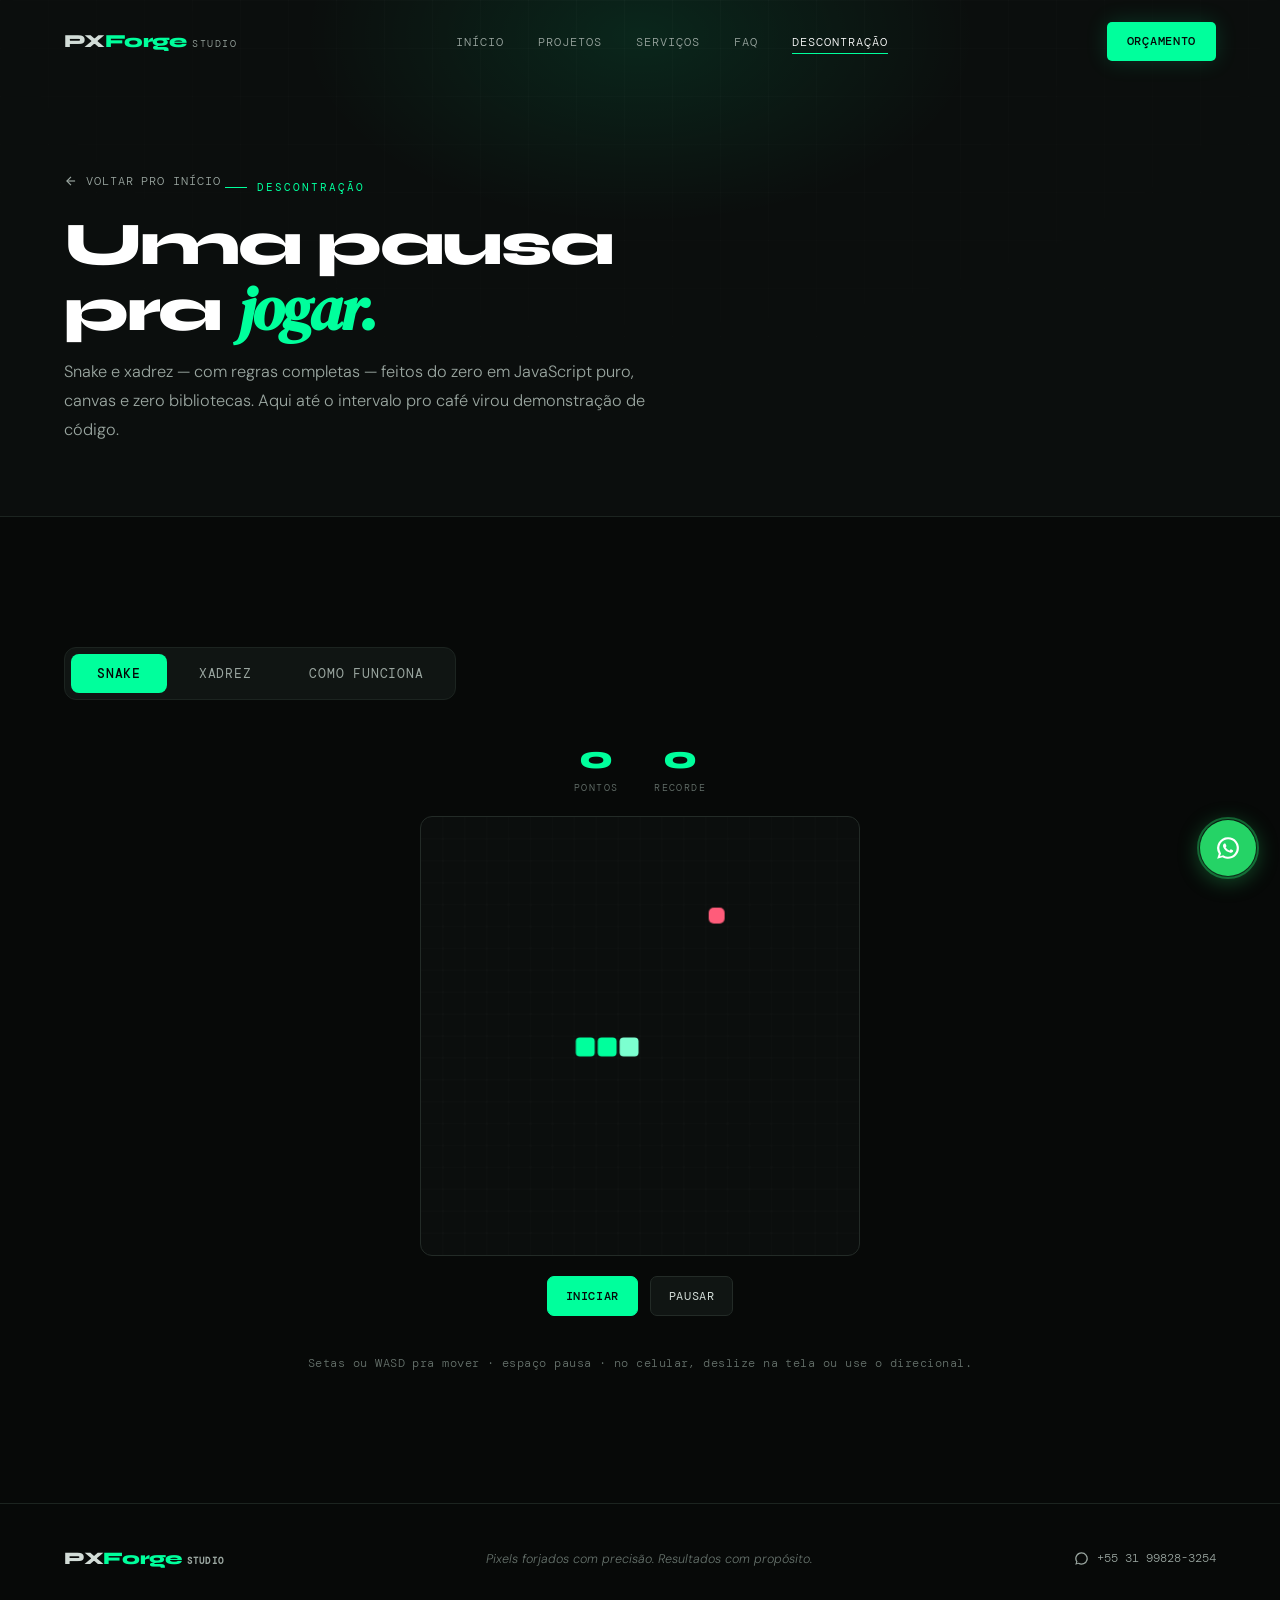
<file: descontracao.html>
<!DOCTYPE html>
<html lang="pt-BR">
<head>
<meta charset="UTF-8"/>
<meta name="viewport" content="width=device-width, initial-scale=1.0"/>
<title>Descontração — Snake &amp; Xadrez | PXForge Studio</title>
<meta name="description" content="Uma pausa pra jogar: Snake e xadrez (com regras completas), feitos do zero em JavaScript puro pela PXForge Studio. Até a descontração é portfólio."/>
<meta name="robots" content="index, follow, max-image-preview:large"/>
<meta name="theme-color" content="#060808"/>
<meta name="author" content="Eduardo — PXForge Studio"/>
<link rel="canonical" href="https://pxforgestudio.com.br/descontracao.html"/>

<meta property="og:type" content="website"/>
<meta property="og:url" content="https://pxforgestudio.com.br/descontracao.html"/>
<meta property="og:title" content="Descontração — Snake &amp; Xadrez | PXForge Studio"/>
<meta property="og:description" content="Snake e xadrez feitos do zero em JavaScript puro. Uma pausa pra jogar — cortesia da PXForge Studio."/>
<meta property="og:image" content="https://pxforgestudio.com.br/og-image.jpg"/>
<meta property="og:locale" content="pt_BR"/>
<meta name="twitter:card" content="summary_large_image"/>
<meta name="twitter:title" content="Descontração — Snake &amp; Xadrez | PXForge Studio"/>
<meta name="twitter:description" content="Snake e xadrez em JS puro. Uma pausa pra jogar."/>
<meta name="twitter:image" content="https://pxforgestudio.com.br/og-image.jpg"/>

<link rel="icon" href="/favicon.ico" sizes="any"/>
<link rel="icon" type="image/svg+xml" href="/favicon.svg"/>
<link rel="icon" type="image/png" sizes="32x32" href="/favicon-32x32.png"/>
<link rel="icon" type="image/png" sizes="16x16" href="/favicon-16x16.png"/>
<link rel="apple-touch-icon" sizes="180x180" href="/apple-touch-icon.png"/>
<link rel="manifest" href="/site.webmanifest"/>

<link rel="preconnect" href="https://fonts.googleapis.com"/>
<link rel="preconnect" href="https://fonts.gstatic.com" crossorigin/>
<link href="https://fonts.googleapis.com/css2?family=DM+Mono:wght@300;400;500&family=DM+Sans:opsz,wght@9..40,300;9..40,400;9..40,500;9..40,700&family=DM+Serif+Display:ital@0;1&family=Syne:wght@600;700;800&display=swap" rel="stylesheet"/>

<style>
/* ═══════════════════════════════════════════════════════════
   PXForge — Design System (shared)
   Usado pelas páginas internas (cases, setores, descontração).
   O index.html mantém seu próprio <style> espelhando estes tokens.
═══════════════════════════════════════════════════════════ */
:root{
  --black:#070908; --off-black:#0B0E0D; --surface:#101513; --elevated:#151B18;
  --border:#1C2420; --border-2:#232B27;
  --muted-clr:#3A4440; --subtle:#66726C; --secondary:#9AA6A0; --white:#D2DCD7; --white-pure:#FFFFFF;
  --green:#00FF9C; --green-soft:#4DFFBC; --green-glow:rgba(0,255,156,.16);
  --green-dim:rgba(0,255,156,.06); --green-border:rgba(0,255,156,.22);
  --font-display:'Syne',sans-serif; --font-body:'DM Sans',sans-serif;
  --font-mono:'DM Mono',monospace; --font-serif:'DM Serif Display',serif;
  --grid-line:rgba(255,255,255,.02);
  --maxw:1240px; --radius:10px;
  --pad-x:clamp(20px,5vw,64px); --pad-y:clamp(72px,11vw,130px);
}
*,*::before,*::after{box-sizing:border-box;margin:0;padding:0;}
html{scroll-behavior:smooth;-webkit-text-size-adjust:100%;}
body{background:var(--black);color:var(--white);font-family:var(--font-body);font-weight:300;line-height:1.65;overflow-x:hidden;-webkit-font-smoothing:antialiased;text-rendering:optimizeLegibility;-webkit-tap-highlight-color:rgba(0,255,156,.12);}
img,svg,iframe,canvas{display:block;max-width:100%;}
::-webkit-scrollbar{width:8px;height:8px;}
::-webkit-scrollbar-track{background:var(--black);}
::-webkit-scrollbar-thumb{background:var(--muted-clr);border-radius:999px;}
::-webkit-scrollbar-thumb:hover{background:var(--subtle);}
::selection{background:var(--green-dim);color:var(--green);}
a{color:inherit;}
:focus-visible{outline:2px solid var(--green);outline-offset:3px;border-radius:3px;}

/* skip link */
.skip-link{position:absolute;top:-60px;left:0;background:var(--green);color:#060808;padding:10px 20px;font-family:var(--font-mono);font-size:.8rem;font-weight:500;z-index:99999;border-radius:0 0 6px 0;transition:top .2s;text-decoration:none;}
.skip-link:focus{top:0;}

/* progress */
#progress{position:fixed;top:0;left:0;height:2px;background:var(--green);z-index:9000;width:0%;box-shadow:0 0 12px var(--green);}

/* nav */
nav{position:fixed;top:0;left:0;right:0;z-index:600;padding:22px var(--pad-x);display:flex;align-items:center;justify-content:space-between;gap:20px;transition:padding .35s ease,background .35s ease,border-color .35s ease;border-bottom:1px solid transparent;}
nav.scrolled{padding:14px var(--pad-x);background:rgba(7,9,8,.86);backdrop-filter:blur(20px) saturate(1.3);-webkit-backdrop-filter:blur(20px) saturate(1.3);border-bottom:1px solid var(--border);}
.nav-logo{font-family:var(--font-display);font-weight:800;font-size:1.15rem;letter-spacing:-.03em;color:var(--white);text-decoration:none;flex-shrink:0;display:inline-flex;align-items:baseline;}
.nav-logo .px{color:var(--green);}
.nav-logo .studio{font-family:var(--font-mono);font-weight:300;font-size:.6rem;letter-spacing:.16em;text-transform:uppercase;color:var(--secondary);margin-left:6px;}
.nav-links{display:flex;gap:34px;list-style:none;}
.nav-links a{font-family:var(--font-mono);color:var(--secondary);text-decoration:none;font-size:.78rem;letter-spacing:.08em;text-transform:uppercase;transition:color .25s;position:relative;}
.nav-links a::after{content:'';position:absolute;bottom:-4px;left:0;width:0;height:1px;background:var(--green);transition:width .3s;}
.nav-links a:hover,.nav-links a.active{color:var(--white-pure);}
.nav-links a:hover::after,.nav-links a.active::after{width:100%;}
.nav-right{display:flex;align-items:center;gap:14px;}
.nav-cta{background:var(--green);color:#060808;padding:10px 20px;border-radius:5px;font-family:var(--font-mono);font-size:.72rem;font-weight:500;text-decoration:none;letter-spacing:.06em;text-transform:uppercase;box-shadow:0 0 22px var(--green-glow);transition:box-shadow .3s,transform .2s;white-space:nowrap;}
.nav-cta:hover{box-shadow:0 0 40px var(--green-glow);transform:translateY(-1px);}
.menu-toggle{display:none;background:none;border:1px solid var(--border-2);border-radius:6px;width:42px;height:42px;cursor:pointer;align-items:center;justify-content:center;flex-direction:column;gap:4px;transition:border-color .25s;}
.menu-toggle:hover{border-color:var(--green-border);}
.menu-toggle span{display:block;width:18px;height:1.6px;background:var(--white);transition:.3s;border-radius:2px;}
body.menu-open .menu-toggle span:nth-child(1){transform:translateY(5.6px) rotate(45deg);}
body.menu-open .menu-toggle span:nth-child(2){opacity:0;}
body.menu-open .menu-toggle span:nth-child(3){transform:translateY(-5.6px) rotate(-45deg);}

/* mobile menu */
.mobile-menu{position:fixed;inset:0;z-index:550;background:rgba(7,9,8,.97);backdrop-filter:blur(24px);-webkit-backdrop-filter:blur(24px);display:flex;flex-direction:column;justify-content:center;padding:90px var(--pad-x) 48px;gap:6px;opacity:0;visibility:hidden;transform:translateY(-12px);transition:opacity .35s ease,transform .35s ease,visibility .35s;}
body.menu-open .mobile-menu{opacity:1;visibility:visible;transform:translateY(0);}
.mobile-menu a.mm-link{font-family:var(--font-display);font-weight:700;font-size:clamp(1.7rem,8vw,2.4rem);letter-spacing:-.02em;color:var(--white);text-decoration:none;padding:10px 0;border-bottom:1px solid var(--border);display:flex;align-items:center;justify-content:space-between;transition:color .25s,padding-left .25s;}
.mobile-menu a.mm-link span{font-family:var(--font-mono);font-size:.7rem;color:var(--green);font-weight:400;}
.mobile-menu a.mm-link:active,.mobile-menu a.mm-link:hover{color:var(--green);padding-left:8px;}
.mobile-menu .mm-cta{margin-top:28px;background:#25D366;color:#fff;text-align:center;padding:16px;border-radius:6px;font-family:var(--font-display);font-weight:700;text-decoration:none;letter-spacing:.03em;display:flex;align-items:center;justify-content:center;gap:10px;}
.mobile-menu .mm-cta svg{width:18px;height:18px;fill:#fff;}

/* buttons */
.btn-primary{background:var(--green);color:#060808;padding:15px 32px;border-radius:6px;font-size:.88rem;font-weight:700;text-decoration:none;letter-spacing:.03em;box-shadow:0 0 26px var(--green-glow);transition:box-shadow .3s,transform .2s;position:relative;overflow:hidden;display:inline-flex;align-items:center;justify-content:center;gap:10px;border:none;cursor:pointer;font-family:var(--font-body);}
.btn-primary::after{content:'';position:absolute;inset:0;background:linear-gradient(120deg,transparent 30%,rgba(255,255,255,.14) 50%,transparent 70%);transform:translateX(-100%);transition:transform .55s;}
.btn-primary:hover::after{transform:translateX(100%);}
.btn-primary:hover{box-shadow:0 0 46px var(--green-glow);transform:translateY(-2px);}
.btn-ghost{background:transparent;color:var(--white);padding:15px 32px;border-radius:6px;border:1px solid var(--border-2);font-size:.88rem;font-weight:400;text-decoration:none;letter-spacing:.03em;transition:border-color .3s,background .3s,transform .2s;display:inline-flex;align-items:center;justify-content:center;gap:10px;cursor:pointer;font-family:var(--font-body);}
.btn-ghost:hover{border-color:var(--green-border);background:rgba(255,255,255,.03);transform:translateY(-2px);}
.btn-wpp{display:inline-flex;align-items:center;gap:12px;background:#25D366;color:#fff;padding:16px 38px;border-radius:6px;font-family:var(--font-display);font-size:.9rem;font-weight:700;text-decoration:none;letter-spacing:.03em;box-shadow:0 0 34px rgba(37,211,102,.24);transition:box-shadow .3s,transform .2s;}
.btn-wpp:hover{box-shadow:0 0 56px rgba(37,211,102,.36);transform:translateY(-2px);}
.btn-wpp svg{width:18px;height:18px;fill:#fff;}

/* section base + heading helpers */
section{padding:var(--pad-y) var(--pad-x);position:relative;}
.wrap{max-width:var(--maxw);margin:0 auto;}
.eyebrow{display:inline-flex;align-items:center;gap:10px;margin-bottom:16px;font-family:var(--font-mono);font-size:.7rem;letter-spacing:.18em;text-transform:uppercase;color:var(--green);font-weight:400;}
.eyebrow::before{content:'';width:22px;height:1px;background:var(--green);}
.title{font-family:var(--font-display);font-size:clamp(2.1rem,4.4vw,4rem);font-weight:700;letter-spacing:-.04em;line-height:1.06;color:var(--white-pure);}
.title em{font-style:italic;font-family:var(--font-serif);color:var(--green);}
.lead{color:var(--secondary);font-size:1rem;line-height:1.8;max-width:460px;}
.reveal{opacity:0;transform:translateY(34px);transition:opacity .7s ease,transform .7s ease;}
.reveal.visible{opacity:1;transform:translateY(0);}
.rd1{transition-delay:.1s;}.rd2{transition-delay:.2s;}.rd3{transition-delay:.3s;}.rd4{transition-delay:.4s;}

/* ═══ SUB-PAGE HERO ═══ */
.page-hero{position:relative;padding:clamp(120px,18vw,170px) var(--pad-x) clamp(48px,7vw,72px);border-bottom:1px solid var(--border);background:var(--off-black);overflow:hidden;}
.page-hero .grid-bg{position:absolute;inset:0;background-image:linear-gradient(var(--grid-line) 1px,transparent 1px),linear-gradient(90deg,var(--grid-line) 1px,transparent 1px);background-size:48px 48px;mask-image:radial-gradient(ellipse 70% 90% at 50% 0%,#000,transparent);-webkit-mask-image:radial-gradient(ellipse 70% 90% at 50% 0%,#000,transparent);}
.page-hero .glow{position:absolute;top:-30%;left:50%;transform:translateX(-50%);width:min(680px,90vw);height:380px;background:radial-gradient(ellipse,rgba(0,255,156,.10),transparent 70%);pointer-events:none;}
.page-hero .wrap{position:relative;z-index:2;}
.page-h1{font-family:var(--font-display);font-size:clamp(2.2rem,5vw,3.8rem);font-weight:800;letter-spacing:-.04em;line-height:1.05;color:var(--white-pure);margin-bottom:16px;}
.page-h1 em{font-style:italic;font-family:var(--font-serif);color:var(--green);}
.page-sub{color:var(--secondary);font-size:1.02rem;line-height:1.75;max-width:620px;}
.back-home{display:inline-flex;align-items:center;gap:8px;font-family:var(--font-mono);font-size:.72rem;letter-spacing:.08em;text-transform:uppercase;color:var(--secondary);text-decoration:none;margin-bottom:22px;transition:color .25s,gap .25s;}
.back-home:hover{color:var(--green);gap:12px;}
.back-home svg{width:14px;height:14px;stroke:currentColor;fill:none;stroke-width:2;}

/* ═══ TECH CHIPS (cases) ═══ */
.chips{display:flex;flex-wrap:wrap;gap:10px;}
.chip{font-family:var(--font-mono);font-size:.72rem;letter-spacing:.04em;color:var(--green-soft);background:var(--surface);border:1px solid var(--green-border);padding:7px 14px;border-radius:999px;}
.chip.neutral{color:var(--secondary);border-color:var(--border-2);}

/* ═══ GAME TABS ═══ */
.gtabs{display:inline-flex;gap:6px;background:var(--surface);border:1px solid var(--border);border-radius:12px;padding:6px;}
.gtab{padding:11px 26px;border-radius:8px;font-family:var(--font-mono);font-size:.8rem;letter-spacing:.06em;text-transform:uppercase;cursor:pointer;background:none;border:none;color:var(--secondary);transition:background .25s,color .25s;display:inline-flex;align-items:center;gap:8px;}
.gtab:hover{color:var(--white-pure);}
.gtab.active{background:var(--green);color:#060808;font-weight:500;}
.tab-panel{display:none;}
.tab-panel.active{display:block;animation:gpop .4s ease;}
@keyframes gpop{from{opacity:0;transform:translateY(10px);}to{opacity:1;transform:none;}}

/* ═══ GAME SHELL ═══ */
.game-shell{margin-top:42px;}
.gbtn{font-family:var(--font-mono);font-size:.76rem;letter-spacing:.05em;text-transform:uppercase;color:var(--white);background:var(--surface);border:1px solid var(--border-2);border-radius:7px;padding:11px 18px;cursor:pointer;transition:border-color .25s,background .25s,color .25s;display:inline-flex;align-items:center;gap:8px;}
.gbtn:hover{border-color:var(--green-border);color:var(--green);}
.gbtn.primary{background:var(--green);color:#060808;border-color:var(--green);font-weight:500;}
.gbtn.primary:hover{box-shadow:0 0 26px var(--green-glow);color:#060808;}
.game-note{font-family:var(--font-mono);font-size:.72rem;color:var(--subtle);letter-spacing:.04em;margin-top:18px;}

/* ── Snake ── */
.snake-wrap{display:flex;flex-direction:column;align-items:center;gap:20px;}
.snake-hud{display:flex;gap:36px;align-items:flex-end;}
.snake-hud .hud-item{text-align:center;}
.snake-hud .hud-num{font-family:var(--font-display);font-size:2rem;font-weight:800;color:var(--green);line-height:1;}
.snake-hud .hud-lbl{font-family:var(--font-mono);font-size:.62rem;letter-spacing:.14em;text-transform:uppercase;color:var(--subtle);margin-top:6px;}
.snake-stage{position:relative;width:min(86vw,440px);}
#snake{background:#0B0E0D;border:1px solid var(--border-2);border-radius:12px;width:100%;height:auto;aspect-ratio:1;touch-action:none;}
.snake-over{position:absolute;inset:0;display:flex;flex-direction:column;align-items:center;justify-content:center;gap:14px;background:rgba(7,9,8,.82);backdrop-filter:blur(4px);border-radius:12px;opacity:0;visibility:hidden;transition:opacity .3s,visibility .3s;text-align:center;padding:20px;}
.snake-over.show{opacity:1;visibility:visible;}
.snake-over .o-title{font-family:var(--font-display);font-size:1.5rem;font-weight:800;color:var(--white-pure);}
.snake-over .o-score{font-family:var(--font-mono);font-size:.84rem;color:var(--secondary);}
.snake-controls{display:flex;gap:12px;flex-wrap:wrap;justify-content:center;}
.dpad{display:none;grid-template-columns:repeat(3,52px);grid-template-rows:repeat(3,52px);gap:8px;}
.dpad button{background:var(--surface);border:1px solid var(--border-2);border-radius:9px;color:var(--green);font-size:1.2rem;cursor:pointer;display:flex;align-items:center;justify-content:center;}
.dpad button:active{background:var(--elevated);}
.dpad .du{grid-area:1/2;}.dpad .dl{grid-area:2/1;}.dpad .dr{grid-area:2/3;}.dpad .dd{grid-area:3/2;}

/* ── Chess ── */
.chess-shell{display:flex;gap:30px;flex-wrap:wrap;align-items:flex-start;}
.chess-main{position:relative;width:min(86vw,460px);}
.chess-board{display:grid;grid-template-columns:repeat(8,1fr);grid-template-rows:repeat(8,1fr);width:100%;aspect-ratio:1;border:1px solid var(--border-2);border-radius:8px;overflow:hidden;}
.sq{display:flex;align-items:center;justify-content:center;position:relative;cursor:pointer;user-select:none;font-size:clamp(22px,5.6vw,36px);line-height:1;}
.sq.light{background:#B9C6BF;}
.sq.dark{background:#566460;}
.sq .pc{position:relative;z-index:2;pointer-events:none;}
.sq .pc.w{color:#FCFEFD;text-shadow:0 1px 1px rgba(0,0,0,.5),0 0 1px rgba(0,0,0,.35);}
.sq .pc.b{color:#0B0E0C;text-shadow:0 0 1px rgba(255,255,255,.55),0 1px 1px rgba(0,0,0,.4);}
.sq.last{background-image:linear-gradient(rgba(0,255,156,.18),rgba(0,255,156,.18));}
.sq.sel{box-shadow:inset 0 0 0 3px var(--green);}
.sq.check{box-shadow:inset 0 0 0 3px #ff5a5a,inset 0 0 18px rgba(255,90,90,.45);}
.sq.move::after{content:'';position:absolute;width:30%;height:30%;border-radius:50%;background:rgba(0,255,156,.55);z-index:1;}
.sq.cap::after{content:'';position:absolute;inset:7%;border:3px solid rgba(0,255,156,.65);border-radius:50%;z-index:1;}
.chess-side{flex:1;min-width:220px;display:flex;flex-direction:column;gap:18px;}
.chess-status{font-family:var(--font-display);font-weight:700;font-size:1.15rem;color:var(--white-pure);display:flex;align-items:center;gap:10px;min-height:28px;}
.chess-status .turn-dot{width:13px;height:13px;border-radius:50%;border:2px solid var(--green);}
.chess-status .turn-dot.b{background:#0B0E0C;}
.chess-status .turn-dot.w{background:#FCFEFD;}
.chess-status.warn{color:#ff7a7a;}
.chess-status.win{color:var(--green);}
.cap-block{font-family:var(--font-mono);font-size:.66rem;letter-spacing:.1em;text-transform:uppercase;color:var(--subtle);}
.cap-row{display:flex;flex-wrap:wrap;gap:1px;font-size:22px;min-height:28px;margin-top:6px;line-height:1;}
.cap-row .w{color:#FCFEFD;text-shadow:0 0 1px rgba(0,0,0,.4);}
.cap-row .b{color:#0B0E0C;text-shadow:0 0 1px rgba(255,255,255,.5);}
.chess-controls{display:flex;gap:10px;flex-wrap:wrap;}
.chess-setup{display:flex;flex-direction:column;gap:12px;}
.seg{display:inline-flex;background:var(--surface);border:1px solid var(--border);border-radius:9px;padding:4px;gap:4px;flex-wrap:wrap;}
.seg[hidden]{display:none;}
.seg-btn{font-family:var(--font-mono);font-size:.72rem;letter-spacing:.04em;color:var(--secondary);background:none;border:none;border-radius:6px;padding:8px 14px;cursor:pointer;transition:background .2s,color .2s;}
.seg-btn:hover{color:var(--white-pure);}
.seg-btn.active{background:var(--green);color:#060808;font-weight:500;}
.dots{width:9px;height:9px;border-radius:50%;background:var(--green);box-shadow:0 0 8px var(--green);animation:blink 1.1s infinite;display:inline-block;}
@keyframes blink{0%,100%{opacity:1;}50%{opacity:.25;}}

/* ═══ EDUCATIVO (Como funciona) ═══ */
.edu-grid{display:grid;grid-template-columns:repeat(2,1fr);gap:1px;background:var(--border);border:1px solid var(--border);border-radius:var(--radius);overflow:hidden;margin-top:42px;}
.edu-card{background:var(--off-black);padding:34px 30px;}
.edu-card .ec-tag{font-family:var(--font-mono);font-size:.66rem;letter-spacing:.14em;text-transform:uppercase;color:var(--green);margin-bottom:14px;display:inline-flex;align-items:center;gap:8px;}
.edu-card .ec-tag::before{content:'';width:18px;height:1px;background:var(--green);}
.edu-card h3{font-family:var(--font-display);font-weight:700;font-size:1.25rem;color:var(--white-pure);letter-spacing:-.01em;margin-bottom:12px;}
.edu-card p{color:var(--secondary);font-size:.93rem;line-height:1.78;margin-bottom:12px;}
.edu-card p:last-child{margin-bottom:0;}
.edu-card code{font-family:var(--font-mono);font-size:.84em;color:var(--green-soft);background:var(--surface);padding:2px 7px;border-radius:5px;}
.edu-card strong{color:var(--white);font-weight:500;}
.edu-card.full{grid-column:span 2;}
.edu-cta{margin-top:34px;display:flex;align-items:center;gap:18px;flex-wrap:wrap;padding:28px 30px;background:var(--surface);border:1px solid var(--green-border);border-radius:var(--radius);}
.edu-cta p{flex:1;min-width:240px;color:var(--white);font-family:var(--font-display);font-weight:600;font-size:1.05rem;line-height:1.4;}
@media(max-width:760px){
  .edu-grid{grid-template-columns:1fr;}
  .edu-card.full{grid-column:span 1;}
}
.chess-hint{font-family:var(--font-mono);font-size:.72rem;color:var(--subtle);line-height:1.7;}
.promo{position:absolute;inset:0;display:none;align-items:center;justify-content:center;background:rgba(7,9,8,.72);backdrop-filter:blur(4px);z-index:10;border-radius:8px;}
.promo.show{display:flex;}
.promo-box{background:var(--surface);border:1px solid var(--green-border);border-radius:12px;padding:14px;display:flex;gap:8px;}
.promo-box button{width:56px;height:56px;font-size:32px;line-height:1;background:var(--elevated);border:1px solid var(--border-2);border-radius:8px;cursor:pointer;color:#FCFEFD;transition:border-color .2s,background .2s;}
.promo-box button:hover{border-color:var(--green);background:var(--surface);}

/* ═══ FOOTER ═══ */
footer{background:var(--black);border-top:1px solid var(--border);padding:40px var(--pad-x);}
.footer-inner{max-width:var(--maxw);margin:0 auto;display:flex;align-items:center;justify-content:space-between;gap:24px;flex-wrap:wrap;}
.footer-logo{font-family:var(--font-display);font-weight:800;font-size:1.1rem;letter-spacing:-.02em;color:var(--white);}
.footer-logo .px{color:var(--green);}
.footer-logo .studio{font-family:var(--font-mono);font-size:.56rem;letter-spacing:.14em;text-transform:uppercase;color:var(--secondary);margin-left:5px;}
.footer-sig{font-size:.78rem;color:var(--subtle);font-style:italic;text-align:center;flex:1;min-width:220px;}
.footer-wpp{display:flex;align-items:center;gap:8px;color:var(--secondary);text-decoration:none;font-family:var(--font-mono);font-size:.74rem;transition:color .3s;}
.footer-wpp:hover{color:#25D366;}
.footer-wpp svg{width:15px;height:15px;fill:currentColor;}

/* floating wpp */
.float-wpp{position:fixed;bottom:24px;right:24px;z-index:700;width:56px;height:56px;background:#25D366;border-radius:50%;display:flex;align-items:center;justify-content:center;box-shadow:0 4px 22px rgba(37,211,102,.4);transition:transform .25s,box-shadow .25s;text-decoration:none;}
.float-wpp:hover{transform:scale(1.08);box-shadow:0 6px 34px rgba(37,211,102,.55);}
.float-wpp svg{width:26px;height:26px;fill:#fff;}
.float-wpp-pulse{position:absolute;inset:-3px;border-radius:50%;border:2px solid rgba(37,211,102,.4);animation:wpp-pulse 2.6s ease-out infinite;}
@keyframes wpp-pulse{0%{transform:scale(1);opacity:.7;}100%{transform:scale(1.6);opacity:0;}}

/* ═══ RESPONSIVE ═══ */
@media(max-width:1024px){
  .nav-links{display:none;}
  .menu-toggle{display:flex;}
}
@media(max-width:760px){
  .nav-cta{display:none;}
  .chess-shell{flex-direction:column;}
  .gtab{padding:11px 20px;}
}
@media(max-width:560px){
  .dpad{display:grid;}
}

/* reduced motion */
@media (prefers-reduced-motion: reduce){
  *,*::before,*::after{animation-duration:.001ms!important;animation-iteration-count:1!important;transition-duration:.001ms!important;scroll-behavior:auto!important;}
  .reveal{opacity:1!important;transform:none!important;}
}

</style>
</head>
<body>
<a href="#conteudo" class="skip-link">Pular para o conteúdo</a>
<div id="progress"></div>

<!-- NAV -->
<nav>
  <a href="index.html" class="nav-logo">PX<span class="px">Forge</span><span class="studio">Studio</span></a>
  <ul class="nav-links">
    <li><a href="index.html">Início</a></li>
    <li><a href="index.html#projects">Projetos</a></li>
    <li><a href="index.html#services">Serviços</a></li>
    <li><a href="index.html#faq">FAQ</a></li>
    <li><a href="descontracao.html" class="active">Descontração</a></li>
  </ul>
  <div class="nav-right">
    <a href="https://wa.me/5531998283254" class="nav-cta" target="_blank" rel="noopener">Orçamento</a>
    <button class="menu-toggle" aria-label="Abrir menu" aria-expanded="false">
      <span></span><span></span><span></span>
    </button>
  </div>
</nav>

<!-- MOBILE MENU -->
<div class="mobile-menu">
  <a href="index.html" class="mm-link">Início <span>01</span></a>
  <a href="index.html#projects" class="mm-link">Projetos <span>02</span></a>
  <a href="index.html#services" class="mm-link">Serviços <span>03</span></a>
  <a href="index.html#faq" class="mm-link">FAQ <span>04</span></a>
  <a href="descontracao.html" class="mm-link">Descontração <span>05</span></a>
  <a href="https://wa.me/5531998283254" class="mm-cta" target="_blank" rel="noopener">
    <svg viewBox="0 0 24 24"><path d="M12 2a10 10 0 00-8.5 15.3L2 22l4.8-1.5A10 10 0 1012 2zm0 18a8 8 0 01-4.1-1.1l-.3-.2-2.9.9.9-2.8-.2-.3A8 8 0 1112 20zm4.4-6c-.2-.1-1.4-.7-1.6-.8-.2-.1-.4-.1-.5.1-.2.2-.6.8-.7.9-.1.1-.3.2-.5.1a6.5 6.5 0 01-3.2-2.8c-.2-.4.2-.4.6-1.2.1-.1 0-.3 0-.4 0-.1-.5-1.3-.7-1.7-.2-.4-.4-.4-.5-.4h-.5c-.1 0-.4.1-.6.3-.2.2-.8.8-.8 1.9 0 1.1.8 2.2.9 2.4.1.1 1.6 2.5 4 3.4 1.5.6 2 .7 2.7.6.5-.1 1.4-.6 1.6-1.1.2-.5.2-1 .1-1.1z"/></svg>
    Falar no WhatsApp
  </a>
</div>

<!-- PAGE HERO -->
<header class="page-hero">
  <div class="grid-bg" aria-hidden="true"></div>
  <div class="glow" aria-hidden="true"></div>
  <div class="wrap">
    <a href="index.html" class="back-home"><svg viewBox="0 0 24 24"><line x1="19" y1="12" x2="5" y2="12"/><polyline points="12 19 5 12 12 5"/></svg> Voltar pro início</a>
    <span class="eyebrow">Descontração</span>
    <h1 class="page-h1">Uma pausa<br/>pra <em>jogar.</em></h1>
    <p class="page-sub">Snake e xadrez — com regras completas — feitos do zero em JavaScript puro, canvas e zero bibliotecas. Aqui até o intervalo pro café virou demonstração de código.</p>
  </div>
</header>

<!-- GAMES -->
<main id="conteudo">
<section>
  <div class="wrap">
    <div class="gtabs reveal" role="tablist" aria-label="Escolha o jogo">
      <button class="gtab active" role="tab" aria-selected="true" data-target="panel-snake">Snake</button>
      <button class="gtab" role="tab" aria-selected="false" data-target="panel-chess">Xadrez</button>
      <button class="gtab" role="tab" aria-selected="false" data-target="panel-edu">Como funciona</button>
    </div>

    <!-- SNAKE -->
    <div class="tab-panel active game-shell" id="panel-snake" role="tabpanel">
      <div class="snake-wrap">
        <div class="snake-hud">
          <div class="hud-item"><div class="hud-num" id="snake-score">0</div><div class="hud-lbl">Pontos</div></div>
          <div class="hud-item"><div class="hud-num" id="snake-high">0</div><div class="hud-lbl">Recorde</div></div>
        </div>
        <div class="snake-stage">
          <canvas id="snake" width="440" height="440" aria-label="Jogo Snake"></canvas>
          <div class="snake-over" id="snake-over">
            <div class="o-title">Fim de jogo</div>
            <div class="o-score" id="snake-over-score"></div>
            <button class="gbtn primary" id="snake-again">Jogar de novo</button>
          </div>
        </div>
        <div class="snake-controls">
          <button class="gbtn primary" id="snake-start">Iniciar</button>
          <button class="gbtn" id="snake-pause">Pausar</button>
        </div>
        <div class="dpad" aria-label="Direcional">
          <button class="du" data-snake-dir="up" aria-label="Cima">&#9650;</button>
          <button class="dl" data-snake-dir="left" aria-label="Esquerda">&#9664;</button>
          <button class="dr" data-snake-dir="right" aria-label="Direita">&#9654;</button>
          <button class="dd" data-snake-dir="down" aria-label="Baixo">&#9660;</button>
        </div>
        <p class="game-note">Setas ou WASD pra mover · espaço pausa · no celular, deslize na tela ou use o direcional.</p>
      </div>
    </div>

    <!-- XADREZ -->
    <div class="tab-panel game-shell" id="panel-chess" role="tabpanel">
      <div class="chess-shell">
        <div class="chess-main">
          <div class="chess-board" id="chess-board" role="grid" aria-label="Tabuleiro de xadrez"></div>
          <div class="promo" id="chess-promo"><div class="promo-box" id="promo-box"></div></div>
        </div>
        <div class="chess-side">
          <div class="chess-setup">
            <div class="seg" id="chess-mode" role="group" aria-label="Modo de jogo">
              <button class="seg-btn active" data-mode="2p">2 jogadores</button>
              <button class="seg-btn" data-mode="cpu">vs Computador</button>
            </div>
            <div class="seg cpu-only" id="chess-diff" role="group" aria-label="Dificuldade" hidden>
              <button class="seg-btn" data-diff="1">Fácil</button>
              <button class="seg-btn active" data-diff="2">Médio</button>
              <button class="seg-btn" data-diff="3">Difícil</button>
            </div>
            <div class="seg cpu-only" id="chess-side-pick" role="group" aria-label="Sua cor" hidden>
              <button class="seg-btn active" data-side="w">Você: Brancas</button>
              <button class="seg-btn" data-side="b">Você: Pretas</button>
            </div>
          </div>
          <div class="chess-status" id="chess-status"></div>
          <div>
            <div class="cap-block">Capturadas pelas brancas</div>
            <div class="cap-row" id="cap-w"></div>
          </div>
          <div>
            <div class="cap-block">Capturadas pelas pretas</div>
            <div class="cap-row" id="cap-b"></div>
          </div>
          <div class="chess-controls">
            <button class="gbtn primary" id="chess-reset">Reiniciar</button>
            <button class="gbtn" id="chess-undo">Desfazer</button>
            <button class="gbtn" id="chess-flip">Virar tabuleiro</button>
          </div>
          <p class="chess-hint">Clique numa peça pra ver os lances (ponto = mover, anel = capturar). 2 jogadores no mesmo dispositivo. Regras completas: roque, en passant, promoção, xeque e xeque-mate.</p>
        </div>
      </div>
    </div>

    <!-- COMO FUNCIONA -->
    <div class="tab-panel game-shell" id="panel-edu" role="tabpanel">
      <div class="edu-grid">
        <div class="edu-card">
          <span class="ec-tag">Snake</span>
          <h3>Um loop, uma grade e colisões</h3>
          <p>O tabuleiro é uma grade de 20×20. A cobra é só uma lista de coordenadas: a cada tick, a cabeça ganha uma célula na direção atual e a cauda some — a não ser que ela coma, quando a cauda fica e o corpo cresce.</p>
          <p>O jogo acaba quando a cabeça bate na parede ou no próprio corpo. A cada poucas frutas o intervalo do loop diminui — é assim que a velocidade aumenta. Tudo desenhado num <code>&lt;canvas&gt;</code>, sem imagens.</p>
        </div>
        <div class="edu-card">
          <span class="ec-tag">Xadrez · motor</span>
          <h3>Gerar só os lances legais</h3>
          <p>Cada peça gera seus lances "pseudo-legais". Depois, um filtro descarta qualquer jogada que deixaria o próprio rei em xeque — simulando o lance e checando se o rei fica atacado. É isso que faz xeque, roque e en passant saírem certos.</p>
          <p>Pra ter <strong>certeza</strong> de que está correto, o motor foi testado com <code>perft</code>: contar todas as posições possíveis até certa profundidade e comparar com valores conhecidos. Bateu <code>20</code>, <code>400</code>, <code>8.902</code> e <code>197.281</code> — geração 100% fiel.</p>
        </div>
        <div class="edu-card full">
          <span class="ec-tag">Xadrez · inteligência</span>
          <h3>Como a máquina "pensa"</h3>
          <p>A IA usa <strong>minimax com poda alfa-beta</strong>: ela simula os próximos lances montando uma árvore — eu jogo, você responde, eu respondo — e assume que cada lado joga o melhor possível. A poda alfa-beta corta os ramos que já se provaram piores, então ela enxerga mais fundo gastando menos cálculo.</p>
          <p>Pra decidir o que é "bom", cada posição recebe uma nota: material (dama vale mais que peão) somado a <strong>tabelas de posição</strong> que premiam cavalo no centro, rei protegido, peão avançado. No Fácil ela enxerga 1 lance à frente; no Difícil, 3. Quanto mais fundo, mais forte — e um pouco mais lenta pra responder.</p>
        </div>
      </div>
      <div class="edu-cta">
        <p>Se dá pra construir um motor de xadrez com IA por diversão, imagina no seu projeto.</p>
        <a href="https://wa.me/5531998283254" class="btn-wpp" target="_blank" rel="noopener">
          <svg viewBox="0 0 24 24"><path d="M12 2a10 10 0 00-8.5 15.3L2 22l4.8-1.5A10 10 0 1012 2z"/></svg>
          Falar com a PX
        </a>
      </div>
    </div>
  </div>
</section>
</main>

<!-- FOOTER -->
<footer>
  <div class="footer-inner">
    <div class="footer-logo">PX<span class="px">Forge</span><span class="studio">Studio</span></div>
    <p class="footer-sig">Pixels forjados com precisão. Resultados com propósito.</p>
    <a href="https://wa.me/5531998283254" class="footer-wpp" target="_blank" rel="noopener">
      <svg viewBox="0 0 24 24"><path d="M12 2a10 10 0 00-8.5 15.3L2 22l4.8-1.5A10 10 0 1012 2zm0 18a8 8 0 01-4.1-1.1l-.3-.2-2.9.9.9-2.8-.2-.3A8 8 0 1112 20z"/></svg>
      +55 31 99828-3254
    </a>
  </div>
</footer>

<a href="https://wa.me/5531998283254" class="float-wpp" target="_blank" rel="noopener" aria-label="Falar no WhatsApp">
  <span class="float-wpp-pulse"></span>
  <svg viewBox="0 0 24 24"><path d="M12 2a10 10 0 00-8.5 15.3L2 22l4.8-1.5A10 10 0 1012 2zm0 18a8 8 0 01-4.1-1.1l-.3-.2-2.9.9.9-2.8-.2-.3A8 8 0 1112 20zm4.4-6c-.2-.1-1.4-.7-1.6-.8-.2-.1-.4-.1-.5.1-.2.2-.6.8-.7.9-.1.1-.3.2-.5.1a6.5 6.5 0 01-3.2-2.8c-.2-.4.2-.4.6-1.2.1-.1 0-.3 0-.4 0-.1-.5-1.3-.7-1.7-.2-.4-.4-.4-.5-.4h-.5c-.1 0-.4.1-.6.3-.2.2-.8.8-.8 1.9 0 1.1.8 2.2.9 2.4.1.1 1.6 2.5 4 3.4 1.5.6 2 .7 2.7.6.5-.1 1.4-.6 1.6-1.1.2-.5.2-1 .1-1.1z"/></svg>
</a>

<script>
/* ===== px.js (compartilhado, embutido) ===== */
/* PXForge — shared page behavior (nav, mobile menu, reveal, progress) */
(function(){
  "use strict";
  var doc = document, body = doc.body;

  // progress bar
  var bar = doc.getElementById('progress');
  // nav scrolled state
  var nav = doc.querySelector('nav');
  function onScroll(){
    var y = window.scrollY || window.pageYOffset;
    if(nav) nav.classList.toggle('scrolled', y > 30);
    if(bar){
      var h = doc.documentElement.scrollHeight - window.innerHeight;
      bar.style.width = (h > 0 ? (y / h) * 100 : 0) + '%';
    }
  }
  window.addEventListener('scroll', onScroll, {passive:true});
  onScroll();

  // mobile menu
  var toggle = doc.querySelector('.menu-toggle');
  var menu = doc.querySelector('.mobile-menu');
  function closeMenu(){ body.classList.remove('menu-open'); if(toggle) toggle.setAttribute('aria-expanded','false'); }
  function openMenu(){ body.classList.add('menu-open'); if(toggle) toggle.setAttribute('aria-expanded','true'); }
  if(toggle){
    toggle.addEventListener('click', function(){
      body.classList.contains('menu-open') ? closeMenu() : openMenu();
    });
  }
  if(menu){
    menu.querySelectorAll('a').forEach(function(a){ a.addEventListener('click', closeMenu); });
  }
  doc.addEventListener('keydown', function(e){ if(e.key === 'Escape') closeMenu(); });

  // scroll reveal
  var revealEls = doc.querySelectorAll('.reveal');
  if('IntersectionObserver' in window && revealEls.length){
    var io = new IntersectionObserver(function(entries){
      entries.forEach(function(en){
        if(en.isIntersecting){ en.target.classList.add('visible'); io.unobserve(en.target); }
      });
    }, {threshold:0.12, rootMargin:'0px 0px -8% 0px'});
    revealEls.forEach(function(el){ io.observe(el); });
  } else {
    revealEls.forEach(function(el){ el.classList.add('visible'); });
  }
})();

/* ===== games.js (Snake + Xadrez, embutido) ===== */
/* ═══════════════════════════════════════════════════════════
   PXForge — Descontração: Snake + Xadrez (vanilla JS, sem libs)
═══════════════════════════════════════════════════════════ */
(function(){
"use strict";

/* ───────────────────── TABS ───────────────────── */
var tabs = document.querySelectorAll('.gtab');
var panels = document.querySelectorAll('.tab-panel');
var snakeStarted = false;
tabs.forEach(function(t){
  t.addEventListener('click', function(){
    tabs.forEach(function(x){ x.classList.remove('active'); x.setAttribute('aria-selected','false'); });
    panels.forEach(function(p){ p.classList.remove('active'); });
    t.classList.add('active'); t.setAttribute('aria-selected','true');
    var panel = document.getElementById(t.dataset.target);
    if(panel) panel.classList.add('active');
    if(t.dataset.target === 'panel-snake'){ Snake.draw(); }
    else { Snake.pause(); }
  });
});

/* ═════════════════════════ SNAKE ═════════════════════════ */
var Snake = (function(){
  var canvas = document.getElementById('snake');
  if(!canvas) return { draw:function(){}, pause:function(){} };
  var ctx = canvas.getContext('2d');
  var DPR = Math.min(window.devicePixelRatio || 1, 2);
  var SIZE = 440, N = 20, cell = SIZE / N;
  canvas.width = SIZE * DPR; canvas.height = SIZE * DPR;
  ctx.scale(DPR, DPR);

  var snake, dir, nextDir, food, score, running, timer, speed;
  var high = readHigh();
  var scoreEl = document.getElementById('snake-score');
  var highEl  = document.getElementById('snake-high');
  var overEl  = document.getElementById('snake-over');
  var overScoreEl = document.getElementById('snake-over-score');
  var startBtn = document.getElementById('snake-start');
  if(highEl) highEl.textContent = high;

  function readHigh(){ try{ return parseInt(localStorage.getItem('px_snake_high')||'0',10)||0; }catch(e){ return 0; } }
  function writeHigh(v){ try{ localStorage.setItem('px_snake_high', String(v)); }catch(e){} }

  function reset(){
    snake = [{x:9,y:10},{x:8,y:10},{x:7,y:10}];
    dir = {x:1,y:0}; nextDir = {x:1,y:0};
    score = 0; speed = 130;
    placeFood();
    if(scoreEl) scoreEl.textContent = 0;
    if(overEl) overEl.classList.remove('show');
  }
  function placeFood(){
    do { food = {x:(Math.random()*N)|0, y:(Math.random()*N)|0}; }
    while(snake.some(function(s){ return s.x===food.x && s.y===food.y; }));
  }
  function setDir(nx,ny){
    if(nx === -dir.x && ny === -dir.y) return; // no reverse
    nextDir = {x:nx,y:ny};
  }
  function step(){
    dir = nextDir;
    var head = {x: snake[0].x + dir.x, y: snake[0].y + dir.y};
    // wall or self collision
    if(head.x<0||head.x>=N||head.y<0||head.y>=N ||
       snake.some(function(s){ return s.x===head.x && s.y===head.y; })){
      return gameOver();
    }
    snake.unshift(head);
    if(head.x===food.x && head.y===food.y){
      score++; if(scoreEl) scoreEl.textContent = score;
      placeFood();
      if(speed > 60 && score % 3 === 0){ speed -= 6; schedule(); } // ramp up
    } else {
      snake.pop();
    }
    draw();
  }
  function schedule(){ clearInterval(timer); if(running) timer = setInterval(step, speed); }
  function draw(){
    ctx.clearRect(0,0,SIZE,SIZE);
    // subtle grid
    ctx.strokeStyle = 'rgba(255,255,255,0.025)'; ctx.lineWidth = 1;
    for(var i=1;i<N;i++){
      ctx.beginPath(); ctx.moveTo(i*cell,0); ctx.lineTo(i*cell,SIZE); ctx.stroke();
      ctx.beginPath(); ctx.moveTo(0,i*cell); ctx.lineTo(SIZE,i*cell); ctx.stroke();
    }
    // food
    ctx.fillStyle = '#FF5C7A';
    roundRect(food.x*cell+3, food.y*cell+3, cell-6, cell-6, 5); ctx.fill();
    // snake
    if(snake){
      for(var j=snake.length-1;j>=0;j--){
        ctx.fillStyle = j===0 ? '#7CFFD0' : '#00FF9C';
        roundRect(snake[j].x*cell+1.5, snake[j].y*cell+1.5, cell-3, cell-3, 4); ctx.fill();
      }
    }
  }
  function roundRect(x,y,w,h,r){
    ctx.beginPath();
    ctx.moveTo(x+r,y);
    ctx.arcTo(x+w,y,x+w,y+h,r);
    ctx.arcTo(x+w,y+h,x,y+h,r);
    ctx.arcTo(x,y+h,x,y,r);
    ctx.arcTo(x,y,x+w,y,r);
    ctx.closePath();
  }
  function start(){
    reset(); running = true; schedule();
    if(startBtn) startBtn.textContent = 'Reiniciar';
  }
  function pause(){ running = false; clearInterval(timer); }
  function gameOver(){
    pause();
    if(score > high){ high = score; writeHigh(high); if(highEl) highEl.textContent = high; }
    if(overScoreEl) overScoreEl.textContent = 'Pontuação: ' + score + (score>=high&&score>0 ? ' · novo recorde!' : '');
    if(overEl) overEl.classList.add('show');
    if(startBtn) startBtn.textContent = 'Jogar de novo';
  }

  // keyboard
  document.addEventListener('keydown', function(e){
    var p = document.getElementById('panel-snake');
    if(!p || !p.classList.contains('active')) return;
    var k = e.key.toLowerCase();
    if(['arrowup','w','arrowdown','s','arrowleft','a','arrowright','d',' '].indexOf(k) !== -1) e.preventDefault();
    if(k==='arrowup'||k==='w') setDir(0,-1);
    else if(k==='arrowdown'||k==='s') setDir(0,1);
    else if(k==='arrowleft'||k==='a') setDir(-1,0);
    else if(k==='arrowright'||k==='d') setDir(1,0);
    else if(k===' '){ running ? pause() : (snake ? (running=true,schedule()) : start()); }
  });
  // swipe
  var tsx=0,tsy=0;
  canvas.addEventListener('touchstart', function(e){ var t=e.touches[0]; tsx=t.clientX; tsy=t.clientY; }, {passive:true});
  canvas.addEventListener('touchmove', function(e){ e.preventDefault(); }, {passive:false});
  canvas.addEventListener('touchend', function(e){
    var t=e.changedTouches[0]; var dx=t.clientX-tsx, dy=t.clientY-tsy;
    if(Math.abs(dx)<18 && Math.abs(dy)<18) return;
    if(Math.abs(dx)>Math.abs(dy)) setDir(dx>0?1:-1,0); else setDir(0,dy>0?1:-1);
  }, {passive:true});
  // dpad
  document.querySelectorAll('[data-snake-dir]').forEach(function(b){
    b.addEventListener('click', function(){
      var d=b.dataset.snakeDir;
      if(d==='up')setDir(0,-1); else if(d==='down')setDir(0,1);
      else if(d==='left')setDir(-1,0); else setDir(1,0);
      if(!running && snake){ running=true; schedule(); }
    });
  });
  if(startBtn) startBtn.addEventListener('click', start);
  var pauseBtn = document.getElementById('snake-pause');
  if(pauseBtn) pauseBtn.addEventListener('click', function(){
    if(!snake){ start(); return; }
    running ? pause() : (running=true, schedule());
    pauseBtn.textContent = running ? 'Pausar' : 'Continuar';
  });
  var againBtn = document.getElementById('snake-again');
  if(againBtn) againBtn.addEventListener('click', start);

  reset(); draw();
  return { draw:draw, pause:pause, start:start };
})();

/* ═════════════════════════ XADREZ ═════════════════════════ */
/* engine (validado via perft: 20/400/8902/197281, kiwipete, en passant) */
var Engine = (function(){
  function initialState(){
    var back=['r','n','b','q','k','b','n','r'];
    var board=Array.from({length:8},function(){return Array(8).fill('');});
    for(var c=0;c<8;c++){ board[0][c]='b'+back[c]; board[1][c]='bp'; board[6][c]='wp'; board[7][c]='w'+back[c]; }
    return { board:board, turn:'w', castle:{wK:true,wQ:true,bK:true,bQ:true}, ep:null };
  }
  function clone(s){ return { board:s.board.map(function(r){return r.slice();}), turn:s.turn, castle:{wK:s.castle.wK,wQ:s.castle.wQ,bK:s.castle.bK,bQ:s.castle.bQ}, ep:s.ep?[s.ep[0],s.ep[1]]:null }; }
  var inside=function(r,c){return r>=0&&r<8&&c>=0&&c<8;};
  var enemy=function(col){return col==='w'?'b':'w';};
  function colorAt(s,r,c){var p=s.board[r][c];return p?p[0]:'';}
  function typeAt(s,r,c){var p=s.board[r][c];return p?p[1]:'';}
  var KN=[[-2,-1],[-2,1],[-1,-2],[-1,2],[1,-2],[1,2],[2,-1],[2,1]];
  var KG=[[-1,-1],[-1,0],[-1,1],[0,-1],[0,1],[1,-1],[1,0],[1,1]];
  var DIR_R=[[-1,0],[1,0],[0,-1],[0,1]], DIR_B=[[-1,-1],[-1,1],[1,-1],[1,1]];
  function isAttacked(s,r,c,by){
    if(by==='w'){ if(inside(r+1,c-1)&&s.board[r+1][c-1]==='wp')return true; if(inside(r+1,c+1)&&s.board[r+1][c+1]==='wp')return true; }
    else { if(inside(r-1,c-1)&&s.board[r-1][c-1]==='bp')return true; if(inside(r-1,c+1)&&s.board[r-1][c+1]==='bp')return true; }
    var i,rr,cc;
    for(i=0;i<KN.length;i++){ rr=r+KN[i][0]; cc=c+KN[i][1]; if(inside(rr,cc)&&s.board[rr][cc]===by+'n')return true; }
    for(i=0;i<KG.length;i++){ rr=r+KG[i][0]; cc=c+KG[i][1]; if(inside(rr,cc)&&s.board[rr][cc]===by+'k')return true; }
    for(i=0;i<DIR_R.length;i++){ rr=r+DIR_R[i][0]; cc=c+DIR_R[i][1]; while(inside(rr,cc)){var p=s.board[rr][cc]; if(p){ if(p[0]===by&&(p[1]==='r'||p[1]==='q'))return true; break; } rr+=DIR_R[i][0]; cc+=DIR_R[i][1]; } }
    for(i=0;i<DIR_B.length;i++){ rr=r+DIR_B[i][0]; cc=c+DIR_B[i][1]; while(inside(rr,cc)){var q=s.board[rr][cc]; if(q){ if(q[0]===by&&(q[1]==='b'||q[1]==='q'))return true; break; } rr+=DIR_B[i][0]; cc+=DIR_B[i][1]; } }
    return false;
  }
  function kingSq(s,col){ for(var r=0;r<8;r++)for(var c=0;c<8;c++)if(s.board[r][c]===col+'k')return[r,c]; return null; }
  function inCheck(s,col){ var k=kingSq(s,col); return k?isAttacked(s,k[0],k[1],enemy(col)):false; }
  function mv(fr,fc,tr,tc,extra){ var m={from:[fr,fc],to:[tr,tc]}; if(extra)for(var k in extra)m[k]=extra[k]; return m; }
  function addSlide(s,r,c,col,dirs,out){
    for(var i=0;i<dirs.length;i++){ var rr=r+dirs[i][0], cc=c+dirs[i][1];
      while(inside(rr,cc)){ var tc=colorAt(s,rr,cc);
        if(tc===''){ out.push(mv(r,c,rr,cc)); } else { if(tc!==col)out.push(mv(r,c,rr,cc,{capture:true})); break; }
        rr+=dirs[i][0]; cc+=dirs[i][1]; } }
  }
  function pushPawn(out,fr,fc,tr,tc,promoRow,extra){
    if(tr===promoRow){ var ps=['q','r','b','n']; for(var i=0;i<4;i++){ var e={promo:ps[i]}; if(extra)for(var k in extra)e[k]=extra[k]; out.push(mv(fr,fc,tr,tc,e)); } }
    else out.push(mv(fr,fc,tr,tc,extra));
  }
  function genPseudo(s){
    var out=[], col=s.turn, dir=col==='w'?-1:1, startRow=col==='w'?6:1, promoRow=col==='w'?0:7;
    for(var r=0;r<8;r++)for(var c=0;c<8;c++){
      if(colorAt(s,r,c)!==col)continue;
      var t=typeAt(s,r,c);
      if(t==='p'){
        if(inside(r+dir,c)&&colorAt(s,r+dir,c)===''){
          pushPawn(out,r,c,r+dir,c,promoRow,null);
          if(r===startRow&&colorAt(s,r+2*dir,c)==='') out.push(mv(r,c,r+2*dir,c,{double:true}));
        }
        var dcs=[-1,1];
        for(var di=0;di<2;di++){ var rr=r+dir, cc=c+dcs[di]; if(!inside(rr,cc))continue;
          if(colorAt(s,rr,cc)===enemy(col)) pushPawn(out,r,c,rr,cc,promoRow,{capture:true});
          else if(s.ep&&s.ep[0]===rr&&s.ep[1]===cc) out.push(mv(r,c,rr,cc,{capture:true,ep:true}));
        }
      } else if(t==='n'){
        for(var i=0;i<KN.length;i++){ var nr=r+KN[i][0], nc=c+KN[i][1]; if(!inside(nr,nc))continue; var tcn=colorAt(s,nr,nc); if(tcn!==col)out.push(mv(r,c,nr,nc,tcn?{capture:true}:null)); }
      } else if(t==='b'){ addSlide(s,r,c,col,DIR_B,out); }
      else if(t==='r'){ addSlide(s,r,c,col,DIR_R,out); }
      else if(t==='q'){ addSlide(s,r,c,col,DIR_R,out); addSlide(s,r,c,col,DIR_B,out); }
      else if(t==='k'){
        for(var g=0;g<KG.length;g++){ var kr=r+KG[g][0], kc=c+KG[g][1]; if(!inside(kr,kc))continue; var tck=colorAt(s,kr,kc); if(tck!==col)out.push(mv(r,c,kr,kc,tck?{capture:true}:null)); }
        var en=enemy(col);
        if(col==='w'&&r===7&&c===4){
          if(s.castle.wK&&s.board[7][5]===''&&s.board[7][6]===''&&s.board[7][7]==='wr'&&!isAttacked(s,7,4,en)&&!isAttacked(s,7,5,en)&&!isAttacked(s,7,6,en)) out.push(mv(7,4,7,6,{castle:'K'}));
          if(s.castle.wQ&&s.board[7][3]===''&&s.board[7][2]===''&&s.board[7][1]===''&&s.board[7][0]==='wr'&&!isAttacked(s,7,4,en)&&!isAttacked(s,7,3,en)&&!isAttacked(s,7,2,en)) out.push(mv(7,4,7,2,{castle:'Q'}));
        }
        if(col==='b'&&r===0&&c===4){
          if(s.castle.bK&&s.board[0][5]===''&&s.board[0][6]===''&&s.board[0][7]==='br'&&!isAttacked(s,0,4,en)&&!isAttacked(s,0,5,en)&&!isAttacked(s,0,6,en)) out.push(mv(0,4,0,6,{castle:'K'}));
          if(s.castle.bQ&&s.board[0][3]===''&&s.board[0][2]===''&&s.board[0][1]===''&&s.board[0][0]==='br'&&!isAttacked(s,0,4,en)&&!isAttacked(s,0,3,en)&&!isAttacked(s,0,2,en)) out.push(mv(0,4,0,2,{castle:'Q'}));
        }
      }
    }
    return out;
  }
  function makeMove(s,m){
    var ns=clone(s), col=s.turn, fr=m.from[0], fc=m.from[1], tr=m.to[0], tc=m.to[1];
    var piece=ns.board[fr][fc], t=piece[1];
    ns.board[fr][fc]='';
    if(m.ep) ns.board[fr][tc]='';
    ns.board[tr][tc]= m.promo ? col+m.promo : piece;
    if(m.castle==='K'){ var rk=col==='w'?7:0; ns.board[rk][5]=ns.board[rk][7]; ns.board[rk][7]=''; }
    if(m.castle==='Q'){ var rq=col==='w'?7:0; ns.board[rq][3]=ns.board[rq][0]; ns.board[rq][0]=''; }
    if(t==='k'){ if(col==='w'){ns.castle.wK=false;ns.castle.wQ=false;}else{ns.castle.bK=false;ns.castle.bQ=false;} }
    if(t==='r'){ if(fr===7&&fc===0)ns.castle.wQ=false; if(fr===7&&fc===7)ns.castle.wK=false; if(fr===0&&fc===0)ns.castle.bQ=false; if(fr===0&&fc===7)ns.castle.bK=false; }
    if(tr===7&&tc===0)ns.castle.wQ=false; if(tr===7&&tc===7)ns.castle.wK=false;
    if(tr===0&&tc===0)ns.castle.bQ=false; if(tr===0&&tc===7)ns.castle.bK=false;
    ns.ep = m.double ? [(fr+tr)/2, fc] : null;
    ns.turn = enemy(col);
    return ns;
  }
  function genLegal(s){ var col=s.turn; return genPseudo(s).filter(function(m){ return !inCheck(makeMove(s,m),col); }); }
  function status(s){ var legal=genLegal(s), chk=inCheck(s,s.turn); if(legal.length===0)return chk?'checkmate':'stalemate'; return chk?'check':'normal'; }

  /* ── IA: avaliação (material + piece-square tables) + minimax alfa-beta ── */
  var VAL={p:100,n:320,b:330,r:500,q:900,k:20000}, MATE=1000000;
  var PST={
    p:[[0,0,0,0,0,0,0,0],[50,50,50,50,50,50,50,50],[10,10,20,30,30,20,10,10],[5,5,10,25,25,10,5,5],[0,0,0,20,20,0,0,0],[5,-5,-10,0,0,-10,-5,5],[5,10,10,-20,-20,10,10,5],[0,0,0,0,0,0,0,0]],
    n:[[-50,-40,-30,-30,-30,-30,-40,-50],[-40,-20,0,0,0,0,-20,-40],[-30,0,10,15,15,10,0,-30],[-30,5,15,20,20,15,5,-30],[-30,0,15,20,20,15,0,-30],[-30,5,10,15,15,10,5,-30],[-40,-20,0,5,5,0,-20,-40],[-50,-40,-30,-30,-30,-30,-40,-50]],
    b:[[-20,-10,-10,-10,-10,-10,-10,-20],[-10,0,0,0,0,0,0,-10],[-10,0,5,10,10,5,0,-10],[-10,5,5,10,10,5,5,-10],[-10,0,10,10,10,10,0,-10],[-10,10,10,10,10,10,10,-10],[-10,5,0,0,0,0,5,-10],[-20,-10,-10,-10,-10,-10,-10,-20]],
    r:[[0,0,0,0,0,0,0,0],[5,10,10,10,10,10,10,5],[-5,0,0,0,0,0,0,-5],[-5,0,0,0,0,0,0,-5],[-5,0,0,0,0,0,0,-5],[-5,0,0,0,0,0,0,-5],[-5,0,0,0,0,0,0,-5],[0,0,0,5,5,0,0,0]],
    q:[[-20,-10,-10,-5,-5,-10,-10,-20],[-10,0,0,0,0,0,0,-10],[-10,0,5,5,5,5,0,-10],[-5,0,5,5,5,5,0,-5],[0,0,5,5,5,5,0,-5],[-10,5,5,5,5,5,0,-10],[-10,0,5,0,0,0,0,-10],[-20,-10,-10,-5,-5,-10,-10,-20]],
    k:[[-30,-40,-40,-50,-50,-40,-40,-30],[-30,-40,-40,-50,-50,-40,-40,-30],[-30,-40,-40,-50,-50,-40,-40,-30],[-30,-40,-40,-50,-50,-40,-40,-30],[-20,-30,-30,-40,-40,-30,-30,-20],[-10,-20,-20,-20,-20,-20,-20,-10],[20,20,0,0,0,0,20,20],[20,30,10,0,0,10,30,20]]
  };
  function evaluate(s){
    var score=0;
    for(var r=0;r<8;r++)for(var c=0;c<8;c++){
      var p=s.board[r][c]; if(!p)continue; var t=p[1];
      if(p[0]==='w') score += VAL[t] + PST[t][r][c];
      else           score -= VAL[t] + PST[t][7-r][c];
    }
    return score;
  }
  function capVal(s,m){ if(m.ep)return VAL.p; var p=s.board[m.to[0]][m.to[1]]; return p?VAL[p[1]]:0; }
  function ordered(s,moves){ return moves.slice().sort(function(a,b){ return capVal(s,b)-capVal(s,a); }); }
  function search(s,depth,alpha,beta){
    var moves=genLegal(s);
    if(moves.length===0) return inCheck(s,s.turn) ? (s.turn==='w'?-MATE+ (10-depth) : MATE-(10-depth)) : 0;
    if(depth===0) return evaluate(s);
    moves=ordered(s,moves);
    var i,v;
    if(s.turn==='w'){ var best=-Infinity;
      for(i=0;i<moves.length;i++){ v=search(makeMove(s,moves[i]),depth-1,alpha,beta); if(v>best)best=v; if(best>alpha)alpha=best; if(alpha>=beta)break; }
      return best;
    } else { var bst=Infinity;
      for(i=0;i<moves.length;i++){ v=search(makeMove(s,moves[i]),depth-1,alpha,beta); if(v<bst)bst=v; if(bst<beta)beta=bst; if(beta<=alpha)break; }
      return bst;
    }
  }
  function bestMove(s,depth){
    var moves=ordered(s,genLegal(s)); if(!moves.length)return null;
    var max = s.turn==='w';
    var bestVal = max?-Infinity:Infinity, cand=[];
    for(var i=0;i<moves.length;i++){
      var v=search(makeMove(s,moves[i]),depth-1,-Infinity,Infinity);
      if(max ? v>bestVal : v<bestVal){ bestVal=v; cand=[moves[i]]; }
      else if(v===bestVal){ cand.push(moves[i]); }
    }
    return cand[(Math.random()*cand.length)|0]; // variedade entre lances de igual valor
  }
  return { initialState:initialState, genLegal:genLegal, makeMove:makeMove, status:status, inCheck:inCheck, kingSq:kingSq, bestMove:bestMove };
})();

/* chess UI */
(function(){
  var boardEl = document.getElementById('chess-board');
  if(!boardEl) return;
  var statusEl = document.getElementById('chess-status');
  var capWEl = document.getElementById('cap-w'); // pieces captured BY white (black pieces)
  var capBEl = document.getElementById('cap-b'); // pieces captured BY black (white pieces)
  var promoEl = document.getElementById('chess-promo');
  var promoBox = document.getElementById('promo-box');

  var GLYPH = {k:'\u265A',q:'\u265B',r:'\u265C',b:'\u265D',n:'\u265E',p:'\u265F'};

  var state, selected, legal, history, flipped, pending;
  var mode='2p', aiDepth=2, humanColor='w', thinking=false;

  function maybeAiTurn(){
    if(mode!=='cpu' || thinking) return;
    if(state.turn===humanColor) return;
    var st=Engine.status(state);
    if(st==='checkmate'||st==='stalemate') return;
    thinking=true;
    statusEl.className='chess-status';
    statusEl.innerHTML='<span class="dots"></span>Computador pensando…';
    setTimeout(function(){
      var m=Engine.bestMove(state, aiDepth);
      thinking=false;
      if(m) applyMove(m); else updateStatus();
    }, 260);
  }

  function reset(){
    state = Engine.initialState();
    selected=null; legal=[]; history=[]; pending=null; thinking=false;
    flipped = (mode==='cpu' && humanColor==='b');
    if(capWEl) capWEl.innerHTML=''; if(capBEl) capBEl.innerHTML='';
    if(promoEl) promoEl.classList.remove('show');
    render(); updateStatus();
    maybeAiTurn();
  }
  // build 64 squares once
  var cells = [];
  (function build(){
    for(var i=0;i<64;i++){
      var d=document.createElement('div');
      d.className='sq'; d.dataset.i=i;
      d.addEventListener('click', onClick);
      boardEl.appendChild(d); cells.push(d);
    }
  })();

  function rcToIndex(r,c){ // display index given flip
    return flipped ? (7-r)*8 + (7-c) : r*8 + c;
  }
  function indexToRC(i){
    var dr=(i/8)|0, dc=i%8;
    return flipped ? [7-dr, 7-dc] : [dr, dc];
  }
  function lastMove(){ return history.length ? history[history.length-1].move : null; }

  function render(){
    var lm = lastMove();
    var chkSq = (Engine.status(state)==='check'||Engine.status(state)==='checkmate') ? Engine.kingSq(state, state.turn) : null;
    for(var i=0;i<64;i++){
      var rc=indexToRC(i), r=rc[0], c=rc[1];
      var el=cells[i];
      el.className='sq ' + (((r+c)%2===0)?'light':'dark');
      // piece
      var p=state.board[r][c];
      el.innerHTML = p ? '<span class="pc '+p[0]+'">'+GLYPH[p[1]]+'</span>' : '';
      // last move highlight
      if(lm && ((lm.from[0]===r&&lm.from[1]===c)||(lm.to[0]===r&&lm.to[1]===c))) el.classList.add('last');
      // check
      if(chkSq && chkSq[0]===r && chkSq[1]===c) el.classList.add('check');
    }
    // selection + legal targets
    if(selected){
      var si=rcToIndex(selected[0],selected[1]);
      if(cells[si]) cells[si].classList.add('sel');
      legal.forEach(function(m){
        var ti=rcToIndex(m.to[0],m.to[1]);
        if(cells[ti]) cells[ti].classList.add(m.capture?'cap':'move');
      });
    }
  }

  function onClick(e){
    if(pending || thinking) return;
    if(mode==='cpu' && state.turn!==humanColor) return;
    var i=+e.currentTarget.dataset.i, rc=indexToRC(i), r=rc[0], c=rc[1];
    var st=Engine.status(state);
    if(st==='checkmate'||st==='stalemate') return;
    var piece=state.board[r][c];
    // clicking a legal target?
    if(selected){
      var move=legal.find(function(m){ return m.to[0]===r && m.to[1]===c; });
      if(move){
        if(move.promo){ askPromo(move); return; }
        applyMove(move); return;
      }
    }
    // select own piece
    if(piece && piece[0]===state.turn){
      selected=[r,c];
      legal=Engine.genLegal(state).filter(function(m){ return m.from[0]===r && m.from[1]===c; });
      render();
    } else {
      selected=null; legal=[]; render();
    }
  }

  function capturedFromMove(move){
    // returns the piece string captured, or null
    if(move.ep) return state.board[move.from[0]][move.to[1]];
    var t=state.board[move.to[0]][move.to[1]];
    return t || null;
  }

  function applyMove(move){
    var cap = capturedFromMove(move);
    history.push({ state: state, move: move, cap: cap });
    if(cap){
      // capturer is state.turn; show under capturer
      var holder = state.turn==='w' ? capWEl : capBEl;
      if(holder){ var s=document.createElement('span'); s.className=cap[0]; s.textContent=GLYPH[cap[1]]; holder.appendChild(s); }
    }
    state = Engine.makeMove(state, move);
    selected=null; legal=[];
    render(); updateStatus();
    maybeAiTurn();
  }

  function askPromo(move){
    pending = move;
    if(!promoBox){ move.promo='q'; pending=null; applyMove(move); return; }
    promoBox.innerHTML='';
    ['q','r','b','n'].forEach(function(t){
      var b=document.createElement('button');
      b.innerHTML='<span class="pc '+state.turn+'">'+GLYPH[t]+'</span>';
      b.style.color = state.turn==='w' ? '#FCFEFD' : '#0B0E0C';
      b.addEventListener('click', function(){
        var mm=Object.assign({}, pending, {promo:t});
        promoEl.classList.remove('show'); pending=null;
        applyMove(mm);
      });
      promoBox.appendChild(b);
    });
    promoEl.classList.add('show');
  }

  function updateStatus(){
    var st=Engine.status(state);
    var who = state.turn==='w' ? 'Brancas' : 'Pretas';
    var prev = state.turn==='w' ? 'Pretas' : 'Brancas';
    statusEl.className='chess-status';
    var dot='<span class="turn-dot '+state.turn+'"></span>';
    if(st==='checkmate'){ statusEl.classList.add('win'); statusEl.innerHTML='Xeque-mate — '+prev+' vencem'; }
    else if(st==='stalemate'){ statusEl.innerHTML='Empate por afogamento'; }
    else if(st==='check'){ statusEl.classList.add('warn'); statusEl.innerHTML=dot+'Xeque! Vez: '+who; }
    else { statusEl.innerHTML=dot+'Vez: '+who; }
  }

  // controls
  var resetBtn=document.getElementById('chess-reset');
  if(resetBtn) resetBtn.addEventListener('click', reset);
  var undoBtn=document.getElementById('chess-undo');
  if(undoBtn) undoBtn.addEventListener('click', function(){
    if(pending){ promoEl.classList.remove('show'); pending=null; }
    if(!history.length) return;
    var last=history.pop();
    state=last.state;
    if(last.cap){ var holder = state.turn==='w' ? capWEl : capBEl; if(holder && holder.lastChild) holder.removeChild(holder.lastChild); }
    selected=null; legal=[]; render(); updateStatus();
  });
  function undoOne(){
    if(!history.length) return false;
    var last=history.pop(); state=last.state;
    if(last.cap){ var holder = state.turn==='w' ? capWEl : capBEl; if(holder && holder.lastChild) holder.removeChild(holder.lastChild); }
    return true;
  }
  var undoBtn=document.getElementById('chess-undo');
  if(undoBtn) undoBtn.addEventListener('click', function(){
    if(pending){ promoEl.classList.remove('show'); pending=null; }
    if(thinking || !history.length) return;
    do { if(!undoOne()) break; } while(mode==='cpu' && state.turn!==humanColor && history.length);
    selected=null; legal=[]; render(); updateStatus();
    maybeAiTurn();
  });
  var flipBtn=document.getElementById('chess-flip');
  if(flipBtn) flipBtn.addEventListener('click', function(){ flipped=!flipped; render(); });

  // setup: modo / dificuldade / cor
  var cpuGroups = document.querySelectorAll('.cpu-only');
  function setActive(group, el){ group.querySelectorAll('.seg-btn').forEach(function(b){ b.classList.remove('active'); }); el.classList.add('active'); }
  var modeGroup=document.getElementById('chess-mode');
  if(modeGroup) modeGroup.querySelectorAll('.seg-btn').forEach(function(b){
    b.addEventListener('click', function(){ mode=b.dataset.mode; setActive(modeGroup,b); cpuGroups.forEach(function(g){ g.hidden=(mode!=='cpu'); }); reset(); });
  });
  var diffGroup=document.getElementById('chess-diff');
  if(diffGroup) diffGroup.querySelectorAll('.seg-btn').forEach(function(b){
    b.addEventListener('click', function(){ aiDepth=+b.dataset.diff; setActive(diffGroup,b); });
  });
  var sideGroup=document.getElementById('chess-side-pick');
  if(sideGroup) sideGroup.querySelectorAll('.seg-btn').forEach(function(b){
    b.addEventListener('click', function(){ humanColor=b.dataset.side; setActive(sideGroup,b); reset(); });
  });

  reset();
})();

})();

</script>
</body>
</html>
</file>
